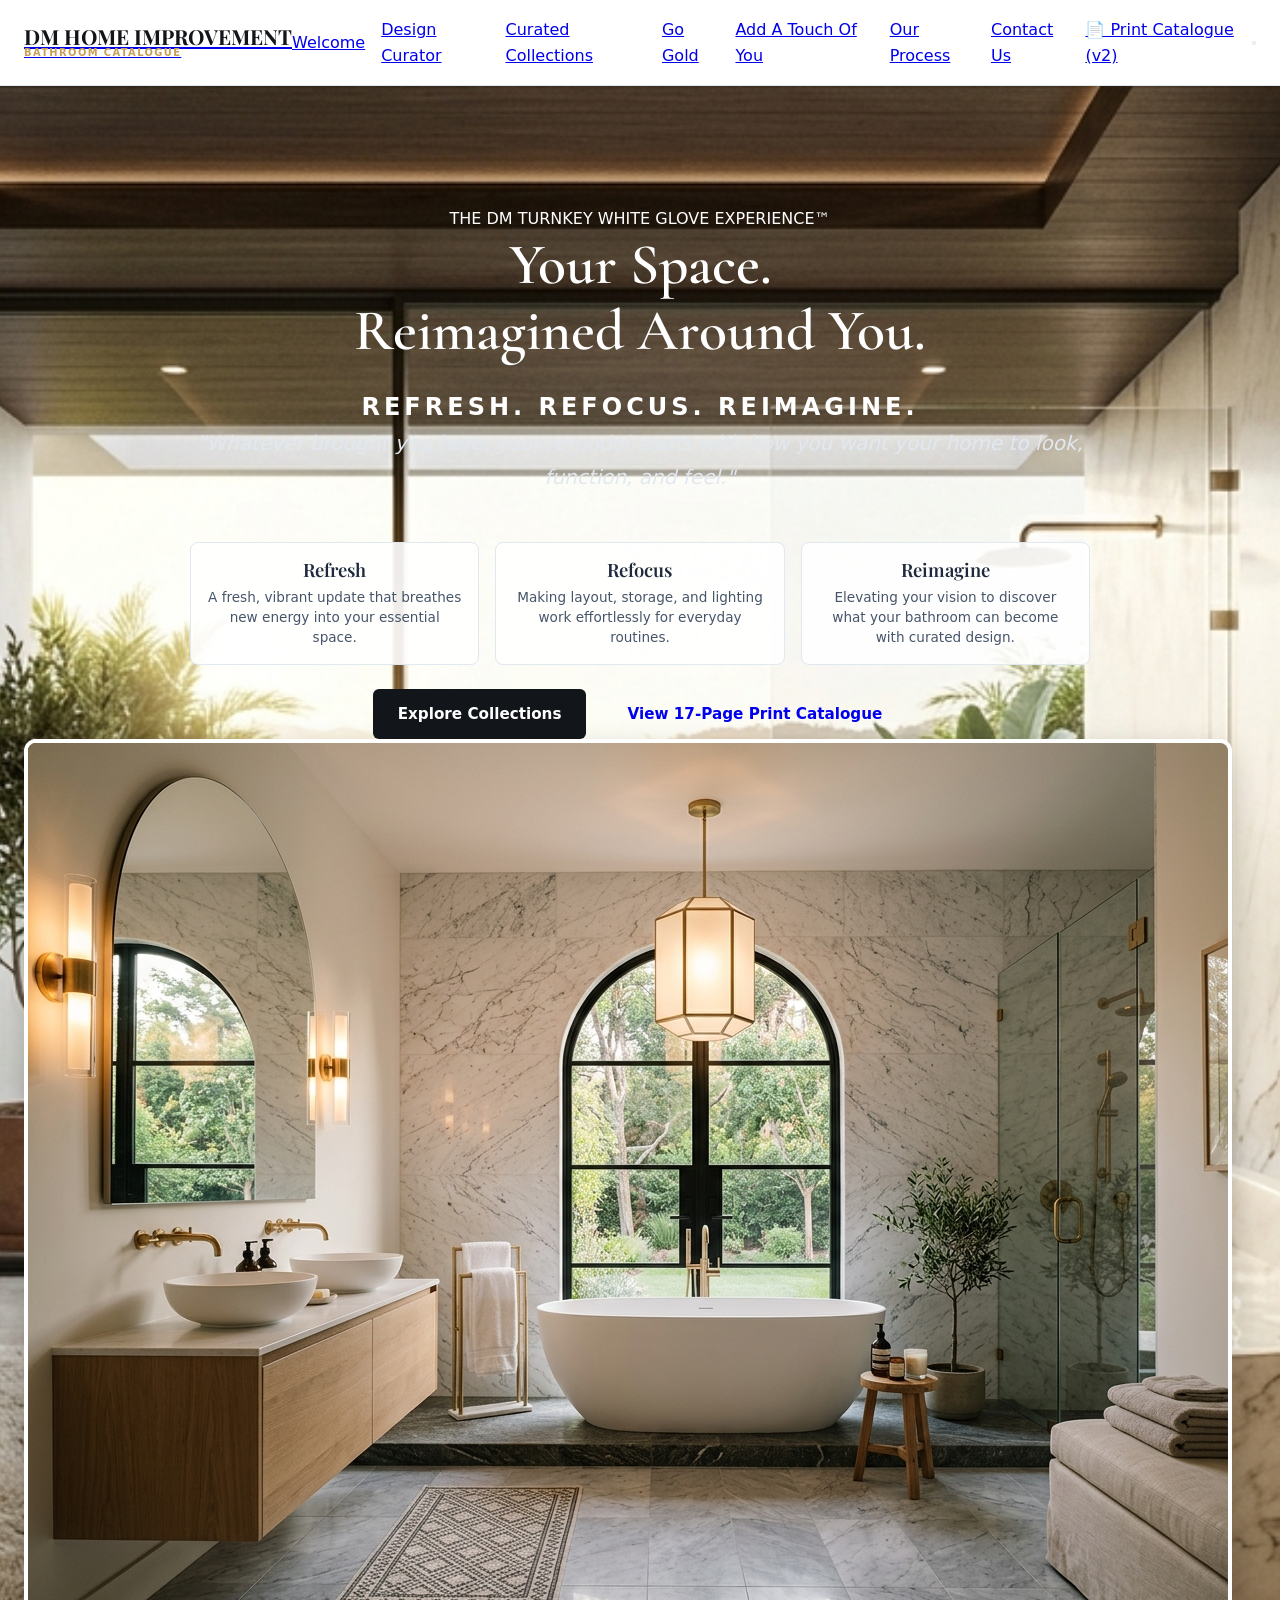
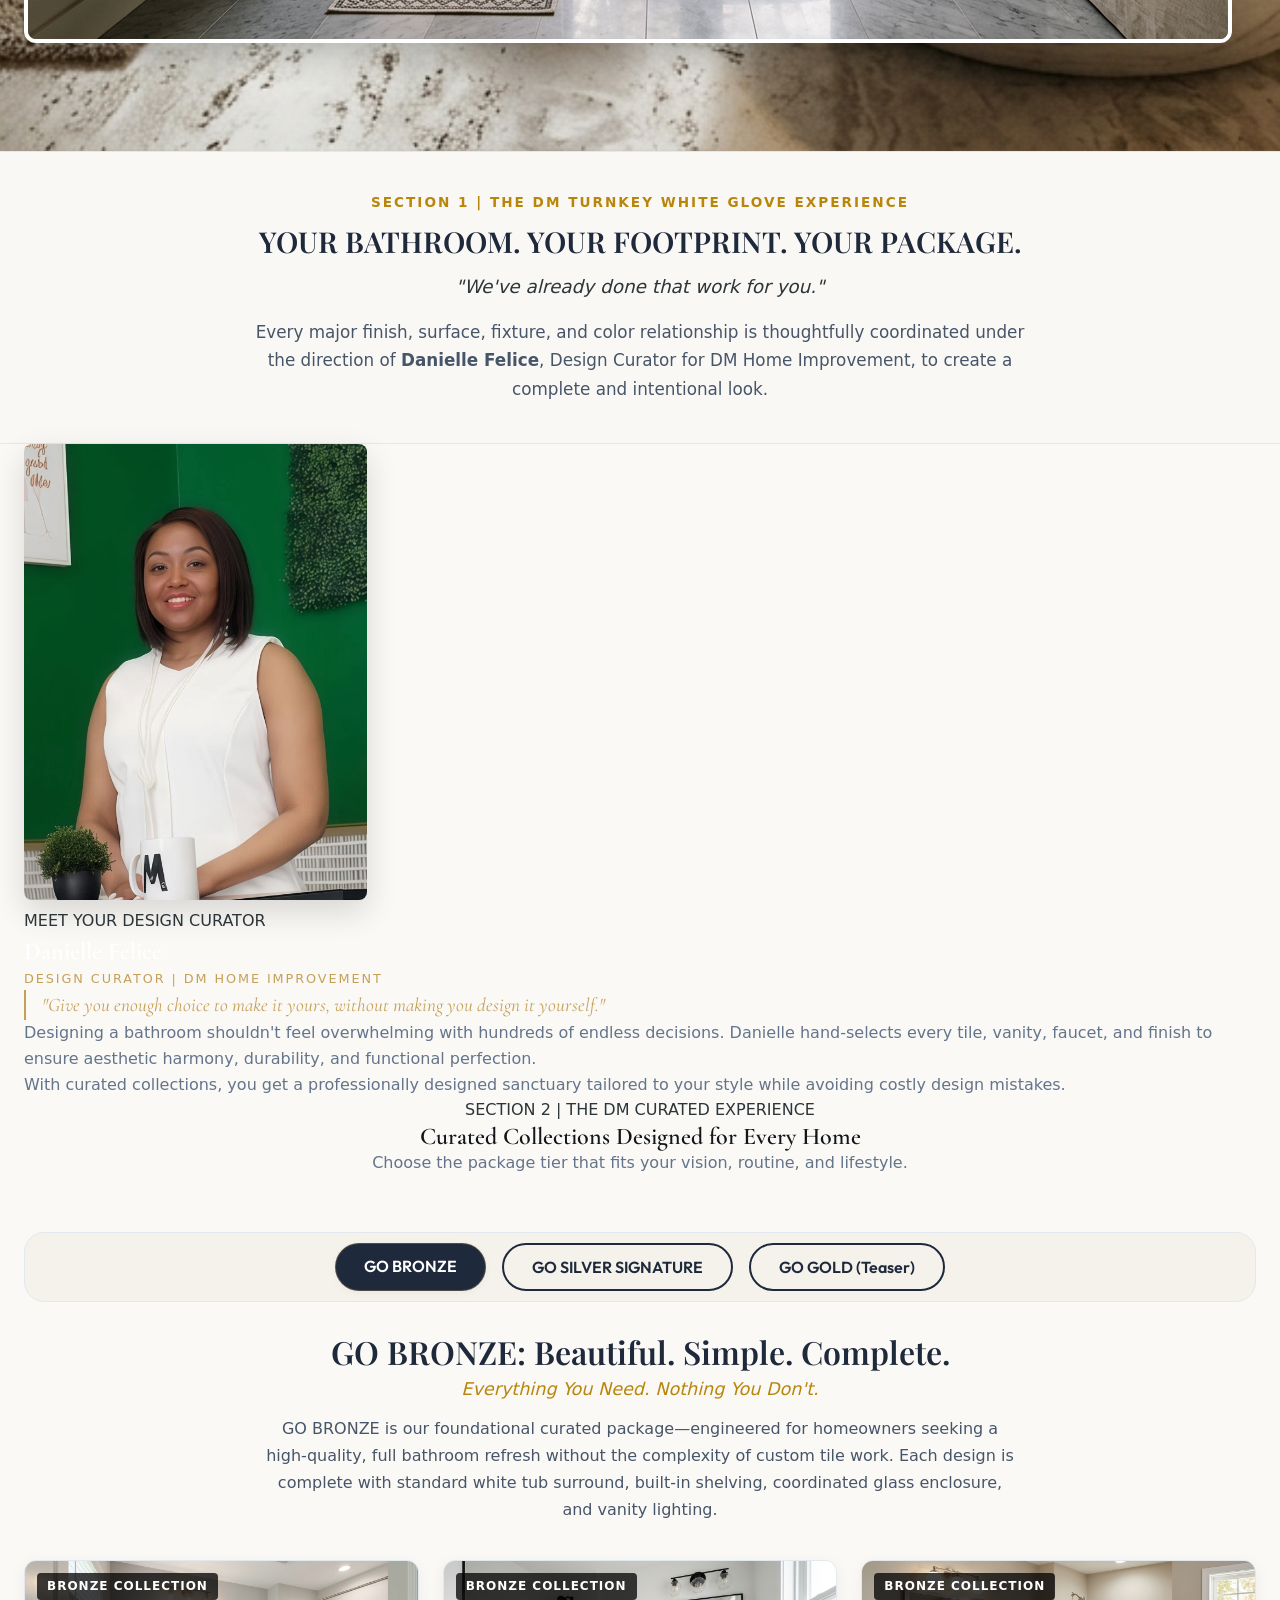
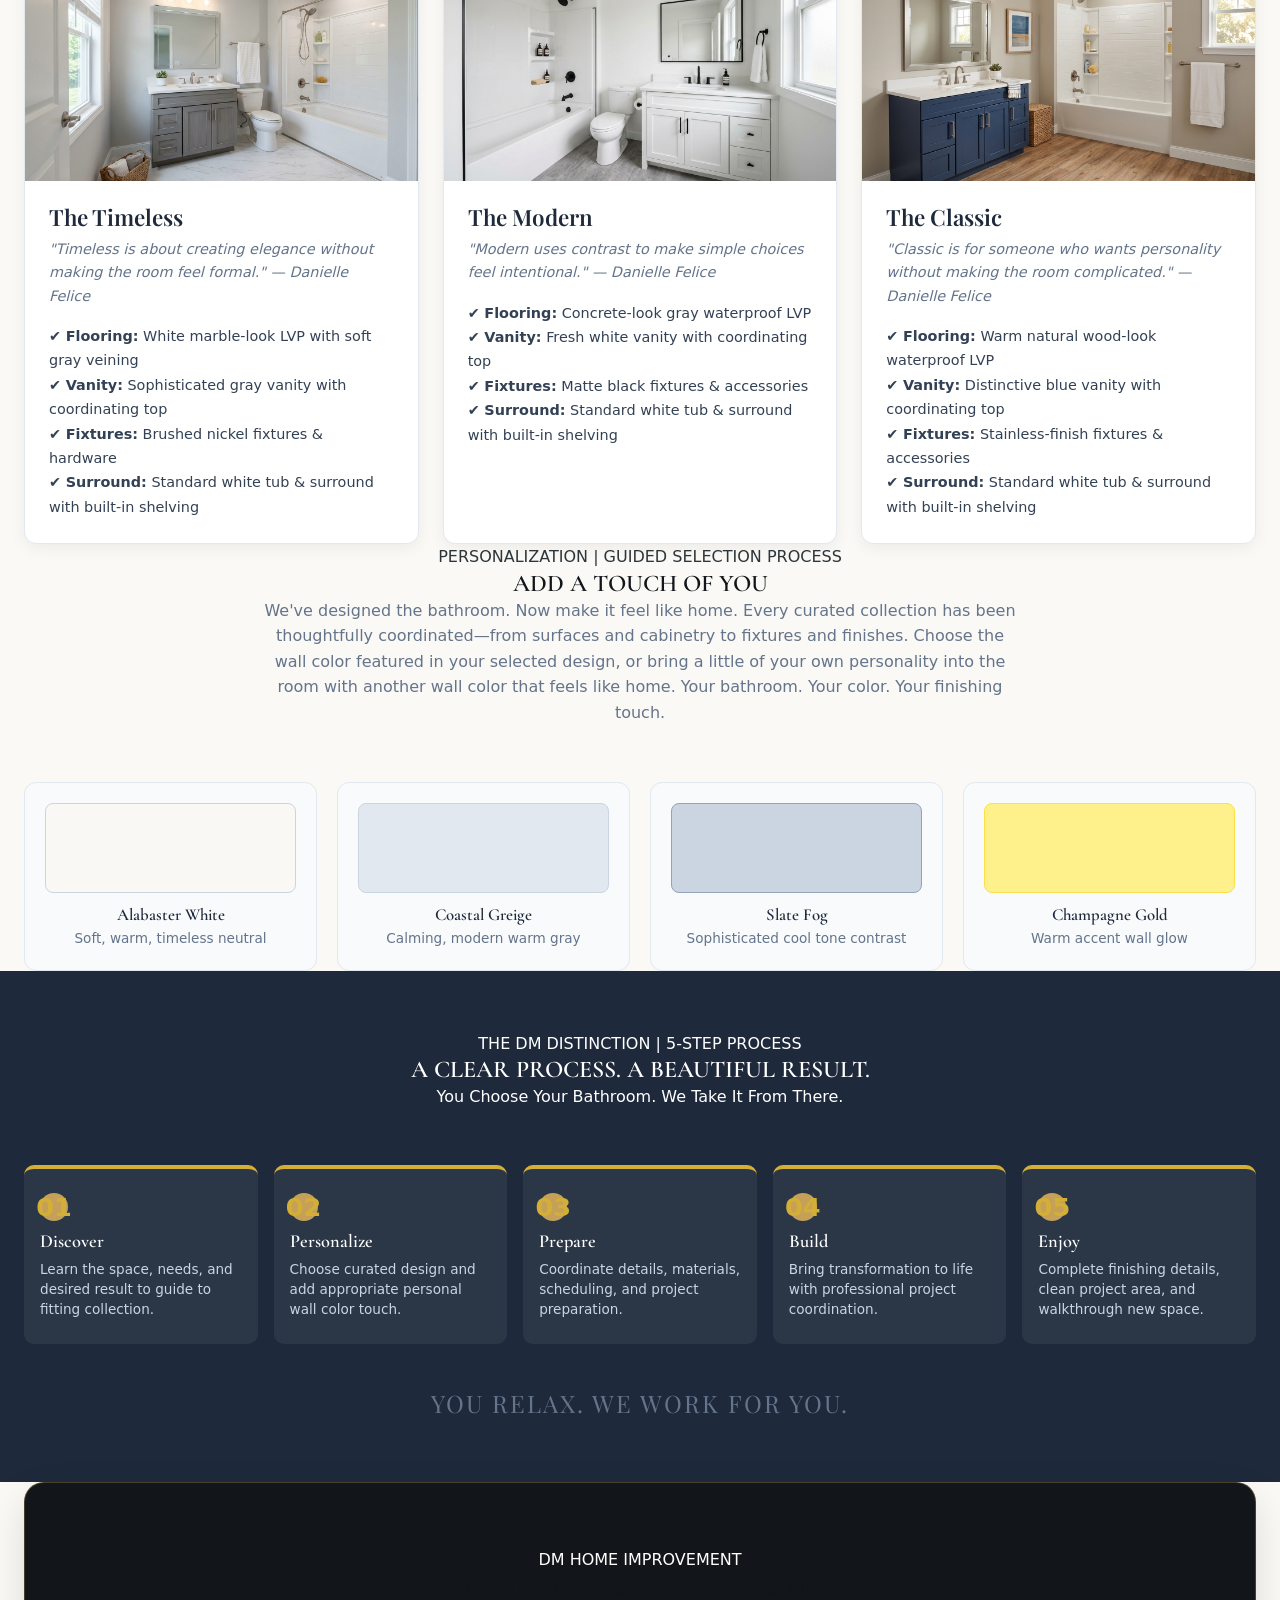
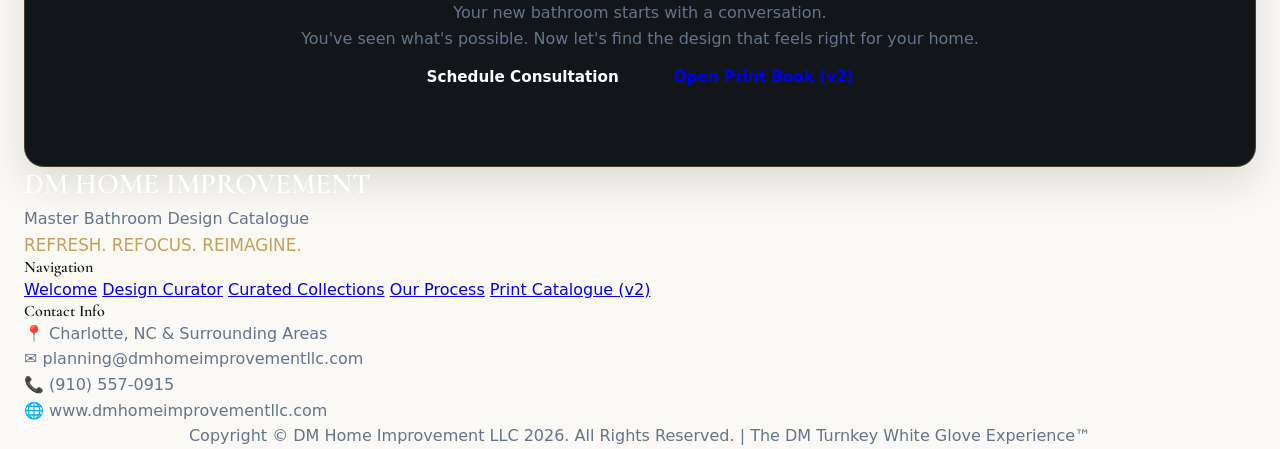
<file: index.html>
<!DOCTYPE html>
<html lang="en">
<head>
    <meta charset="UTF-8">
    <meta name="viewport" content="width=device-width, initial-scale=1.0">
    <title>DM Home Improvement | Master Bathroom Design Catalogue</title>
    
    <!-- Google Fonts -->
    <link rel="preconnect" href="https://fonts.googleapis.com">
    <link rel="preconnect" href="https://fonts.gstatic.com" crossorigin>
    <link href="https://fonts.googleapis.com/css2?family=Cormorant+Garamond:ital,wght@0,400;0,600;0,700;1,400&family=Outfit:wght@300;400;500;600;700&family=Playfair+Display:ital,wght@0,400;0,600;0,700;1,400&display=swap" rel="stylesheet">
    
    <link rel="stylesheet" href="styles.css">
</head>
<body>

    <!-- NAVIGATION HEADER -->
    <header class="navbar">
        <div class="nav-container">
            <a href="#welcome" class="nav-logo">
                <span class="logo-main">DM HOME IMPROVEMENT</span>
                <span class="logo-sub">Bathroom Catalogue</span>
            </a>
            
            <nav class="nav-links">
                <a href="#welcome">Welcome</a>
                <a href="#curator">Design Curator</a>
                <a href="#collections">Curated Collections</a>
                <a href="#gold-teaser">Go Gold</a>
                <a href="#personalization">Add A Touch Of You</a>
                <a href="#process">Our Process</a>
                <a href="#contact">Contact Us</a>
                <a href="print_v2.html" target="_blank" class="nav-btn-print">📄 Print Catalogue (v2)</a>
            </nav>

            <button class="mobile-menu-btn" aria-label="Toggle Menu">
                <span></span>
                <span></span>
                <span></span>
            </button>
        </div>
    </header>

    <!-- MAIN CONTENT -->
    <main>

        <!-- WELCOME HERO SECTION -->
        <section id="welcome" class="hero-section" style="background: url('assets/images/v3_page_1_img_2.jpeg') center/cover no-repeat; position: relative;">
            <div class="hero-bg-overlay" style="background: linear-gradient(135deg, rgba(15,23,42,0.88) 0%, rgba(30,41,59,0.78) 100%);"></div>
            <div class="container hero-container" style="position: relative; z-index: 2;">
                <div class="hero-content">
                    <div class="brand-tag">THE DM TURNKEY WHITE GLOVE EXPERIENCE™</div>
                    <h1 class="hero-title" style="color: #FFF;">Your Space.<br><span class="highlight-gold">Reimagined Around You.</span></h1>
                    <p class="hero-tagline" style="color: var(--gold); font-size: 1.5rem; letter-spacing: 4px; font-weight: 700;">REFRESH. REFOCUS. REIMAGINE.</p>
                    <p class="hero-subtitle" style="color: #E2E8F0; font-style: italic;">
                        "Whatever brought you here, your remodel starts with how you want your home to look, function, and feel."
                    </p>
                    
                    <div class="hero-pillars">
                        <div class="pillar-card">
                            <h3>Refresh</h3>
                            <p>A fresh, vibrant update that breathes new energy into your essential space.</p>
                        </div>
                        <div class="pillar-card">
                            <h3>Refocus</h3>
                            <p>Making layout, storage, and lighting work effortlessly for everyday routines.</p>
                        </div>
                        <div class="pillar-card">
                            <h3>Reimagine</h3>
                            <p>Elevating your vision to discover what your bathroom can become with curated design.</p>
                        </div>
                    </div>

                    <div class="hero-actions">
                        <a href="#collections" class="btn btn-primary">Explore Collections</a>
                        <a href="print_v2.html" target="_blank" class="btn btn-secondary">View 17-Page Print Catalogue</a>
                    </div>
                </div>
                
                <div class="hero-image-wrapper">
                    <img src="assets/images/page2_bathroom.jpg" alt="DM Home Improvement Bathroom Sanctuary" class="hero-img" style="border-radius: 12px; border: 4px solid #FFF; box-shadow: 0 12px 32px rgba(0,0,0,0.2);">
                </div>
            </div>
        </section>

        <!-- WHITE GLOVE CALLOUT -->
        <section class="white-glove-callout-section">
            <div class="container">
                <div class="white-glove-box text-center">
                    <div class="wg-badge">SECTION 1 | THE DM TURNKEY WHITE GLOVE EXPERIENCE</div>
                    <h2>YOUR BATHROOM. YOUR FOOTPRINT. YOUR PACKAGE.</h2>
                    <p class="wg-desc" style="font-size: 1.15rem; color: var(--gold-dark); font-style: italic; margin-bottom: 16px;">
                        "We've already done that work for you."
                    </p>
                    <p class="wg-desc">
                        Every major finish, surface, fixture, and color relationship is thoughtfully coordinated under the direction of <strong>Danielle Felice</strong>, Design Curator for DM Home Improvement, to create a complete and intentional look.
                    </p>
                </div>
            </div>
        </section>

        <!-- MEET YOUR DESIGN CURATOR -->
        <section id="curator" class="curator-section">
            <div class="container curator-container">
                <div class="curator-image-col">
                    <img src="assets/images/v3_page_5_img_1.png" alt="Danielle Felice - Design Curator" class="curator-portrait" style="max-height: 480px; width: auto; max-width: 100%; object-fit: contain; border-radius: 8px; border: 1.5px solid var(--gold); box-shadow: 0 12px 32px rgba(0,0,0,0.14);">
                </div>
                
                <div class="curator-text-col">
                    <div class="section-tag">MEET YOUR DESIGN CURATOR</div>
                    <h2 class="curator-name">Danielle Felice</h2>
                    <p class="curator-role">Design Curator | DM Home Improvement</p>

                    <blockquote class="curator-quote">
                        "Give you enough choice to make it yours, without making you design it yourself."
                    </blockquote>

                    <p class="curator-bio">
                        Designing a bathroom shouldn't feel overwhelming with hundreds of endless decisions. Danielle hand-selects every tile, vanity, faucet, and finish to ensure aesthetic harmony, durability, and functional perfection.
                    </p>
                    <p class="curator-bio">
                        With curated collections, you get a professionally designed sanctuary tailored to your style while avoiding costly design mistakes.
                    </p>
                </div>
            </div>
        </section>

        <!-- CURATED COLLECTIONS SECTION -->
        <section id="collections" class="collections-section">
            <div class="container">
                <div class="section-header text-center">
                    <div class="section-tag">SECTION 2 | THE DM CURATED EXPERIENCE</div>
                    <h2>Curated Collections Designed for Every Home</h2>
                    <p class="section-lead">Choose the package tier that fits your vision, routine, and lifestyle.</p>
                </div>

                <!-- TIER TABS -->
                <div class="tier-tabs">
                    <button class="tier-tab active" data-tier="bronze">GO BRONZE</button>
                    <button class="tier-tab" data-tier="silver">GO SILVER SIGNATURE</button>
                    <button class="tier-tab" data-tier="gold">GO GOLD (Teaser)</button>
                </div>

                <!-- TIER CONTENT: BRONZE -->
                <div id="tier-bronze" class="tier-content active">
                    <div class="tier-intro text-center">
                        <h3>GO BRONZE: Beautiful. Simple. Complete.</h3>
                        <p class="tier-subtitle">Everything You Need. Nothing You Don't.</p>
                        <p class="tier-desc">
                            GO BRONZE is our foundational curated package—engineered for homeowners seeking a high-quality, full bathroom refresh without the complexity of custom tile work. Each design is complete with standard white tub surround, built-in shelving, coordinated glass enclosure, and vanity lighting.
                        </p>
                    </div>

                    <div class="collection-cards-grid">
                        <!-- TIMELESS BRONZE -->
                        <div class="collection-card">
                            <div class="card-img-wrap">
                                <img src="assets/images/v3_page_7_img_1.jpeg" alt="The Timeless Bronze Rendering">
                                <span class="card-badge">BRONZE COLLECTION</span>
                            </div>
                            <div class="card-body">
                                <h3>The Timeless</h3>
                                <p class="card-curator-note">"Timeless is about creating elegance without making the room feel formal." — Danielle Felice</p>
                                <ul class="card-specs">
                                    <li>✔️ <strong>Flooring:</strong> White marble-look LVP with soft gray veining</li>
                                    <li>✔️ <strong>Vanity:</strong> Sophisticated gray vanity with coordinating top</li>
                                    <li>✔️ <strong>Fixtures:</strong> Brushed nickel fixtures & hardware</li>
                                    <li>✔️ <strong>Surround:</strong> Standard white tub & surround with built-in shelving</li>
                                </ul>
                            </div>
                        </div>

                        <!-- MODERN BRONZE -->
                        <div class="collection-card">
                            <div class="card-img-wrap">
                                <img src="assets/images/v3_page_8_img_1.jpeg" alt="The Modern Bronze Rendering">
                                <span class="card-badge">BRONZE COLLECTION</span>
                            </div>
                            <div class="card-body">
                                <h3>The Modern</h3>
                                <p class="card-curator-note">"Modern uses contrast to make simple choices feel intentional." — Danielle Felice</p>
                                <ul class="card-specs">
                                    <li>✔️ <strong>Flooring:</strong> Concrete-look gray waterproof LVP</li>
                                    <li>✔️ <strong>Vanity:</strong> Fresh white vanity with coordinating top</li>
                                    <li>✔️ <strong>Fixtures:</strong> Matte black fixtures & accessories</li>
                                    <li>✔️ <strong>Surround:</strong> Standard white tub & surround with built-in shelving</li>
                                </ul>
                            </div>
                        </div>

                        <!-- CLASSIC BRONZE -->
                        <div class="collection-card">
                            <div class="card-img-wrap">
                                <img src="assets/images/v3_page_9_img_1.jpeg" alt="The Classic Bronze Rendering">
                                <span class="card-badge">BRONZE COLLECTION</span>
                            </div>
                            <div class="card-body">
                                <h3>The Classic</h3>
                                <p class="card-curator-note">"Classic is for someone who wants personality without making the room complicated." — Danielle Felice</p>
                                <ul class="card-specs">
                                    <li>✔️ <strong>Flooring:</strong> Warm natural wood-look waterproof LVP</li>
                                    <li>✔️ <strong>Vanity:</strong> Distinctive blue vanity with coordinating top</li>
                                    <li>✔️ <strong>Fixtures:</strong> Stainless-finish fixtures & accessories</li>
                                    <li>✔️ <strong>Surround:</strong> Standard white tub & surround with built-in shelving</li>
                                </ul>
                            </div>
                        </div>
                    </div>
                </div>

                <!-- TIER CONTENT: SILVER SIGNATURE -->
                <div id="tier-silver" class="tier-content">
                    <div class="tier-intro text-center">
                        <h3>GO SILVER SIGNATURE: More Than an Update. A Reward.</h3>
                        <p class="tier-subtitle">Refined. Refreshing. Rewarding.</p>
                        <p class="tier-desc">
                            GO SILVER SIGNATURE elevates your space into a spa-like retreat. Featuring full-height custom 12x24 tile shower walls, matching tile flooring, furniture-grade vanity cabinetry, and frameless glass doors.
                        </p>
                    </div>

                    <div class="collection-cards-grid">
                        <!-- TIMELESS SILVER -->
                        <div class="collection-card featured-card">
                            <div class="card-img-wrap">
                                <img src="assets/images/v3_page_11_img_1.jpeg" alt="The Timeless Signature Rendering">
                                <span class="card-badge gold-badge">LOCKED FEATURED DESIGN</span>
                            </div>
                            <div class="card-body">
                                <h3>The Timeless Signature</h3>
                                <p class="card-curator-note">"Timeless Signature is about balance. Polished marble catches the light, matte surfaces keep the room grounded." — Danielle Felice</p>
                                <ul class="card-specs">
                                    <li>✔️ <strong>Shower Walls:</strong> Polished white marble-look 12x24 tile to ceiling</li>
                                    <li>✔️ <strong>Flooring:</strong> Matching 12x24 matte marble-look floor tile</li>
                                    <li>✔️ <strong>Vanity:</strong> Muse Grey furniture-style vanity with upgraded top</li>
                                    <li>✔️ <strong>Fixtures & Glass:</strong> Brushed nickel & clear frameless glass door</li>
                                </ul>
                            </div>
                        </div>

                        <!-- MODERN SILVER (TBD) -->
                        <div class="collection-card reserved-card">
                            <div class="reserved-img-placeholder">
                                <span>RESERVED SPOTLIGHT</span>
                            </div>
                            <div class="card-body">
                                <h3>The Modern Signature</h3>
                                <p class="card-curator-note" style="color:var(--gold-dark); font-weight:700;">SPECIFICATIONS TBD</p>
                                <p style="font-size:0.9rem; color:#64748B; line-height:1.5;">
                                    Currently in final material coordination under Danielle Felice's direction. Design specifications will be published once built.
                                </p>
                            </div>
                        </div>

                        <!-- CLASSIC SILVER (TBD) -->
                        <div class="collection-card reserved-card">
                            <div class="reserved-img-placeholder">
                                <span>RESERVED SPOTLIGHT</span>
                            </div>
                            <div class="card-body">
                                <h3>The Classic Signature</h3>
                                <p class="card-curator-note" style="color:var(--gold-dark); font-weight:700;">SPECIFICATIONS TBD</p>
                                <p style="font-size:0.9rem; color:#64748B; line-height:1.5;">
                                    Currently in final material coordination under Danielle Felice's direction. Design specifications will be published once built.
                                </p>
                            </div>
                        </div>
                    </div>
                </div>

                <!-- TIER CONTENT: GOLD TEASER -->
                <div id="tier-gold" class="tier-content">
                    <div id="gold-teaser" class="gold-under-construction-card">
                        <div class="guc-icon">🏆</div>
                        <h3>GO GOLD: We're Reimagining What's Possible.</h3>
                        <p class="guc-badge">UNDER CONSTRUCTION — COMING SOON</p>
                        <p class="guc-desc">
                            Our flagship Gold Collection is being redesigned from a clean slate to deliver an extraordinary, uncompromised bathroom experience. Stay tuned as we reimagine luxury living.
                        </p>
                    </div>
                </div>
            </div>
        </section>

        <!-- PERSONALIZATION SECTION -->
        <section id="personalization" class="personalization-section">
            <div class="container">
                <div class="section-header text-center">
                    <div class="section-tag">PERSONALIZATION | GUIDED SELECTION PROCESS</div>
                    <h2>ADD A TOUCH OF YOU</h2>
                    <p class="section-lead" style="max-width: 800px; margin: 0 auto;">
                        We've designed the bathroom. Now make it feel like home. Every curated collection has been thoughtfully coordinated—from surfaces and cabinetry to fixtures and finishes. Choose the wall color featured in your selected design, or bring a little of your own personality into the room with another wall color that feels like home. Your bathroom. Your color. Your finishing touch.
                    </p>
                </div>

                <div class="swatches-grid">
                    <div class="swatch-card">
                        <div class="swatch-color" style="background:#FAF8F5; border:1px solid #CBD5E1;"></div>
                        <h4>Alabaster White</h4>
                        <p>Soft, warm, timeless neutral</p>
                    </div>
                    <div class="swatch-card">
                        <div class="swatch-color" style="background:#E2E8F0; border:1px solid #CBD5E1;"></div>
                        <h4>Coastal Greige</h4>
                        <p>Calming, modern warm gray</p>
                    </div>
                    <div class="swatch-card">
                        <div class="swatch-color" style="background:#CBD5E1; border:1px solid #94A3B8;"></div>
                        <h4>Slate Fog</h4>
                        <p>Sophisticated cool tone contrast</p>
                    </div>
                    <div class="swatch-card">
                        <div class="swatch-color" style="background:#FEF08A; border:1px solid #FDE047;"></div>
                        <h4>Champagne Gold</h4>
                        <p>Warm accent wall glow</p>
                    </div>
                </div>
            </div>
        </section>

        <!-- 5-STEP PROCESS SECTION -->
        <section id="process" class="process-section">
            <div class="container">
                <div class="section-header text-center">
                    <div class="section-tag" style="color:var(--gold);">THE DM DISTINCTION | 5-STEP PROCESS</div>
                    <h2 style="color:#FFF;">A CLEAR PROCESS. A BEAUTIFUL RESULT.</h2>
                    <p class="section-lead" style="color:var(--gold);">You Choose Your Bathroom. We Take It From There.</p>
                </div>

                <div class="process-steps-grid">
                    <div class="process-step">
                        <div class="step-num">01</div>
                        <h3>Discover</h3>
                        <p>Learn the space, needs, and desired result to guide to fitting collection.</p>
                    </div>

                    <div class="process-step">
                        <div class="step-num">02</div>
                        <h3>Personalize</h3>
                        <p>Choose curated design and add appropriate personal wall color touch.</p>
                    </div>

                    <div class="process-step">
                        <div class="step-num">03</div>
                        <h3>Prepare</h3>
                        <p>Coordinate details, materials, scheduling, and project preparation.</p>
                    </div>

                    <div class="process-step">
                        <div class="step-num">04</div>
                        <h3>Build</h3>
                        <p>Bring transformation to life with professional project coordination.</p>
                    </div>

                    <div class="process-step">
                        <div class="step-num">05</div>
                        <h3>Enjoy</h3>
                        <p>Complete finishing details, clean project area, and walkthrough new space.</p>
                    </div>
                </div>

                <div class="process-tagline">
                    <p>YOU RELAX. WE WORK FOR YOU.</p>
                </div>
            </div>
        </section>

        <!-- CONTACT & FOOTER SECTION -->
        <section id="contact" class="contact-section">
            <div class="container">
                <div class="contact-card text-center">
                    <div class="section-tag">DM HOME IMPROVEMENT</div>
                    <h2 class="brand-closing-heading">REFRESH. REFOCUS. REIMAGINE.</h2>
                    <p class="contact-subtitle">Your new bathroom starts with a conversation.</p>
                    <p class="contact-desc">You've seen what's possible. Now let's find the design that feels right for your home.</p>

                    <div class="contact-cta-wrap">
                        <a href="mailto:planning@dmhomeimprovementllc.com" class="btn btn-primary">Schedule Consultation</a>
                        <a href="print_v2.html" target="_blank" class="btn btn-secondary">Open Print Book (v2)</a>
                    </div>
                </div>
            </div>
        </section>

    </main>

    <!-- FOOTER -->
    <footer class="site-footer">
        <div class="container footer-container">
            <div class="footer-brand">
                <h3>DM HOME IMPROVEMENT</h3>
                <p>Master Bathroom Design Catalogue</p>
                <p class="footer-tagline">REFRESH. REFOCUS. REIMAGINE.</p>
            </div>
            
            <div class="footer-links">
                <h4>Navigation</h4>
                <a href="#welcome">Welcome</a>
                <a href="#curator">Design Curator</a>
                <a href="#collections">Curated Collections</a>
                <a href="#process">Our Process</a>
                <a href="print_v2.html" target="_blank">Print Catalogue (v2)</a>
            </div>

            <div class="footer-contact">
                <h4>Contact Info</h4>
                <p>📍 Charlotte, NC & Surrounding Areas</p>
                <p>✉️ planning@dmhomeimprovementllc.com
                <p>📞 (910) 557-0915</p>
                <p>🌐 www.dmhomeimprovementllc.com</p></p>
            </div>
        </div>
        
        <div class="footer-bottom text-center">
            <p>Copyright © DM Home Improvement LLC 2026. All Rights Reserved. | The DM Turnkey White Glove Experience™</p>
        </div>
    </footer>

    <script src="app.js"></script>
</body>
</html>
</file>
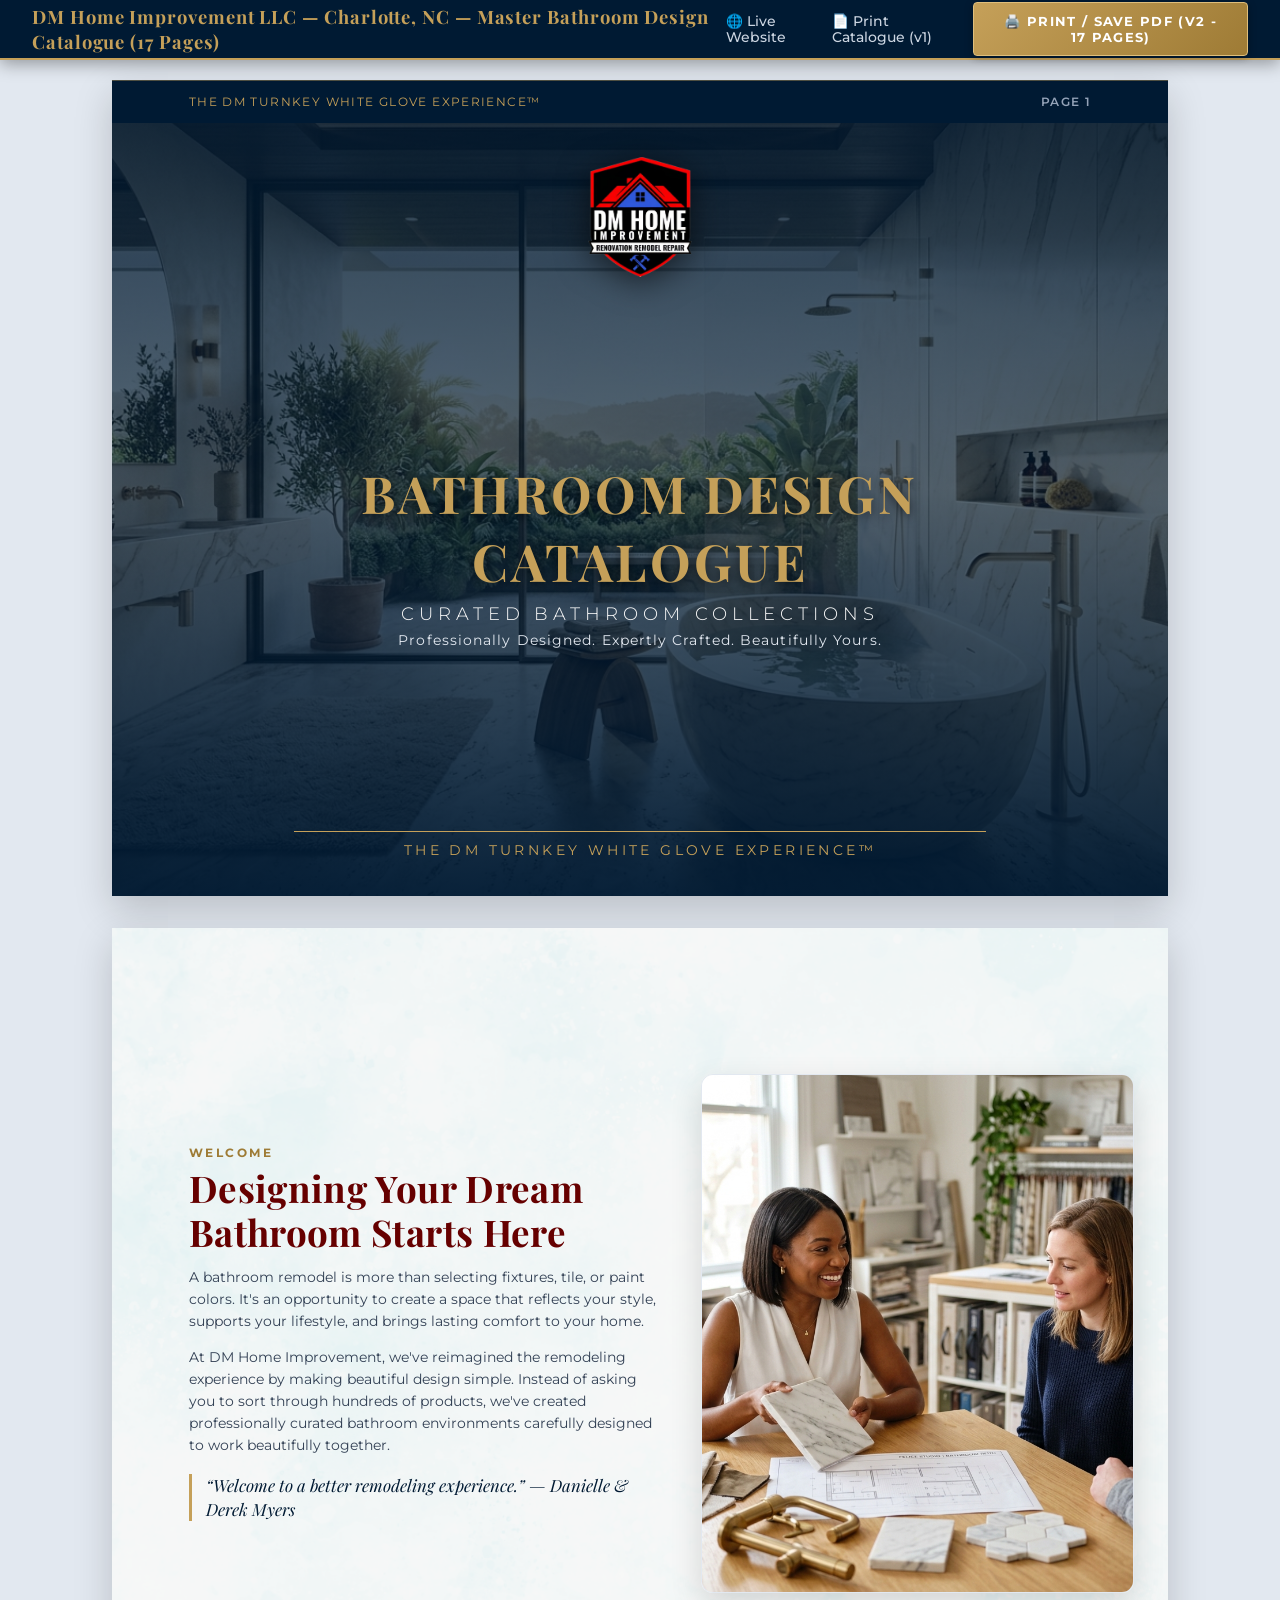
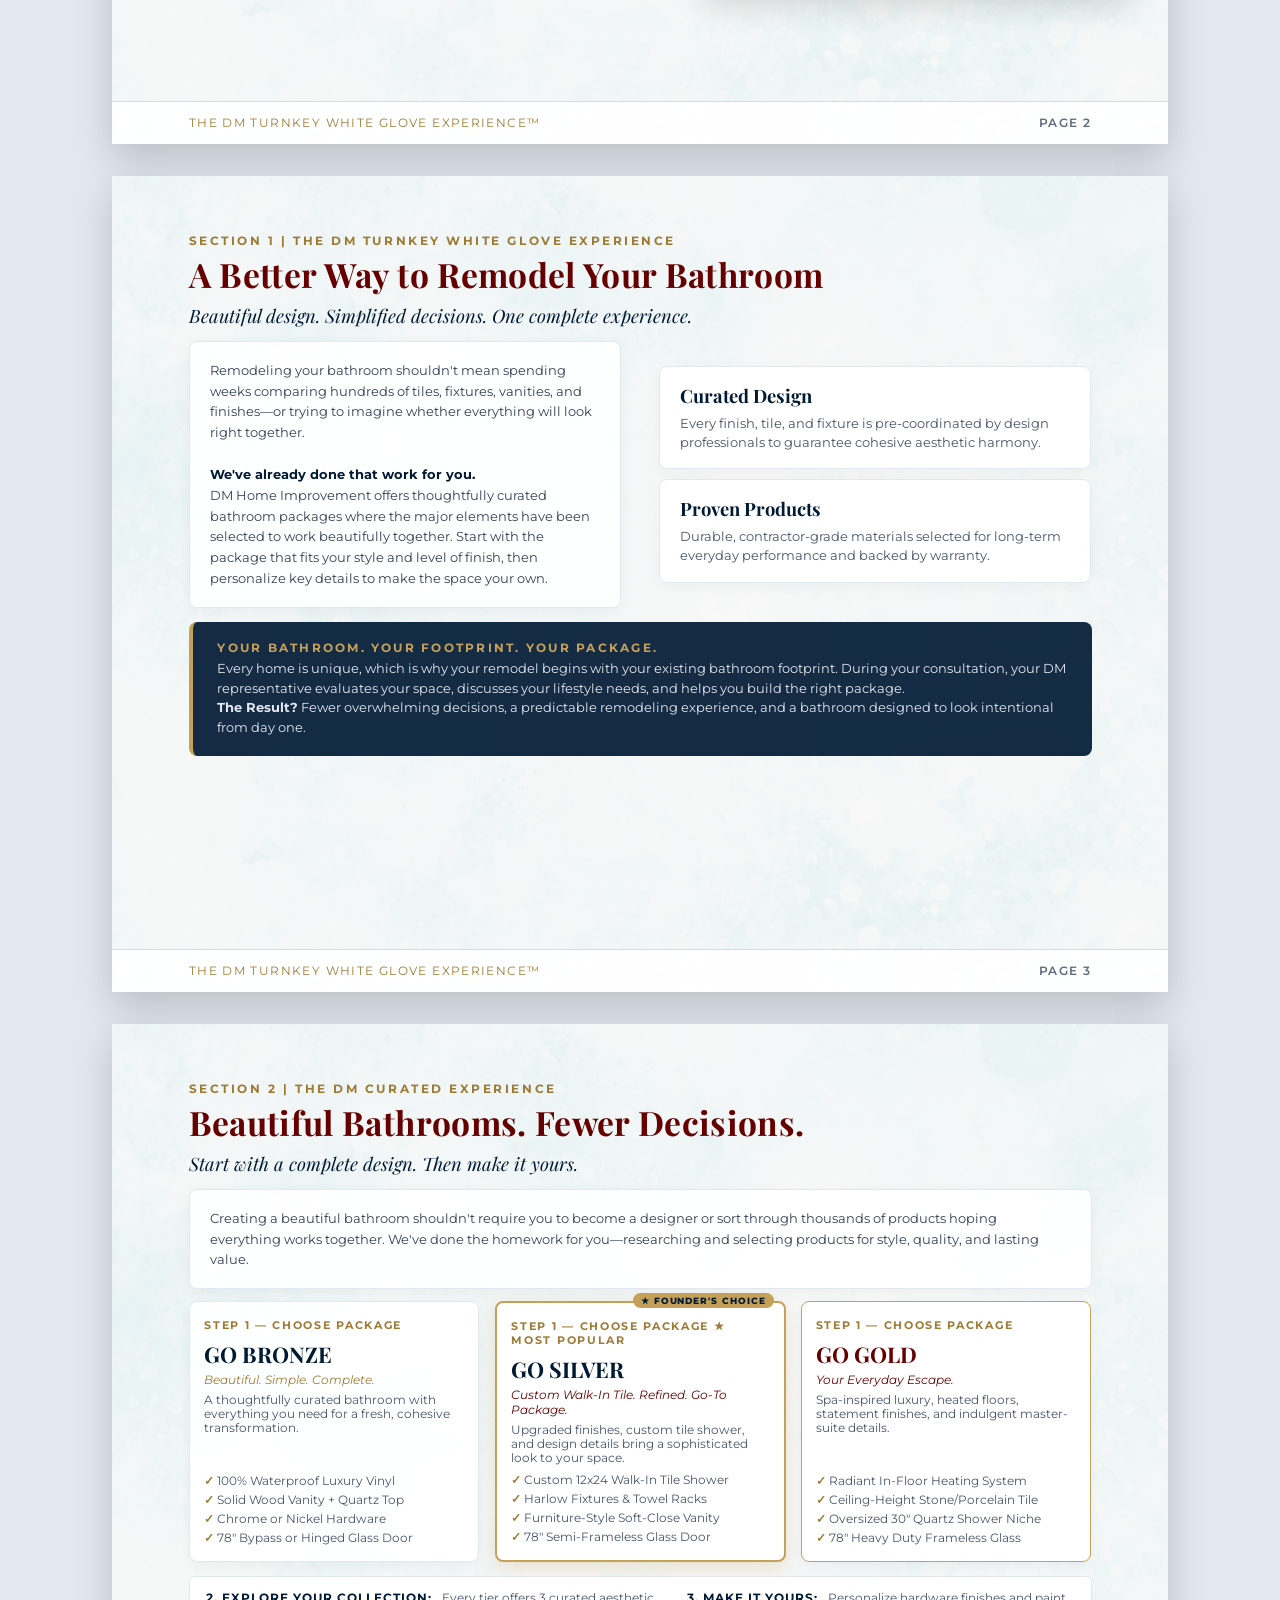
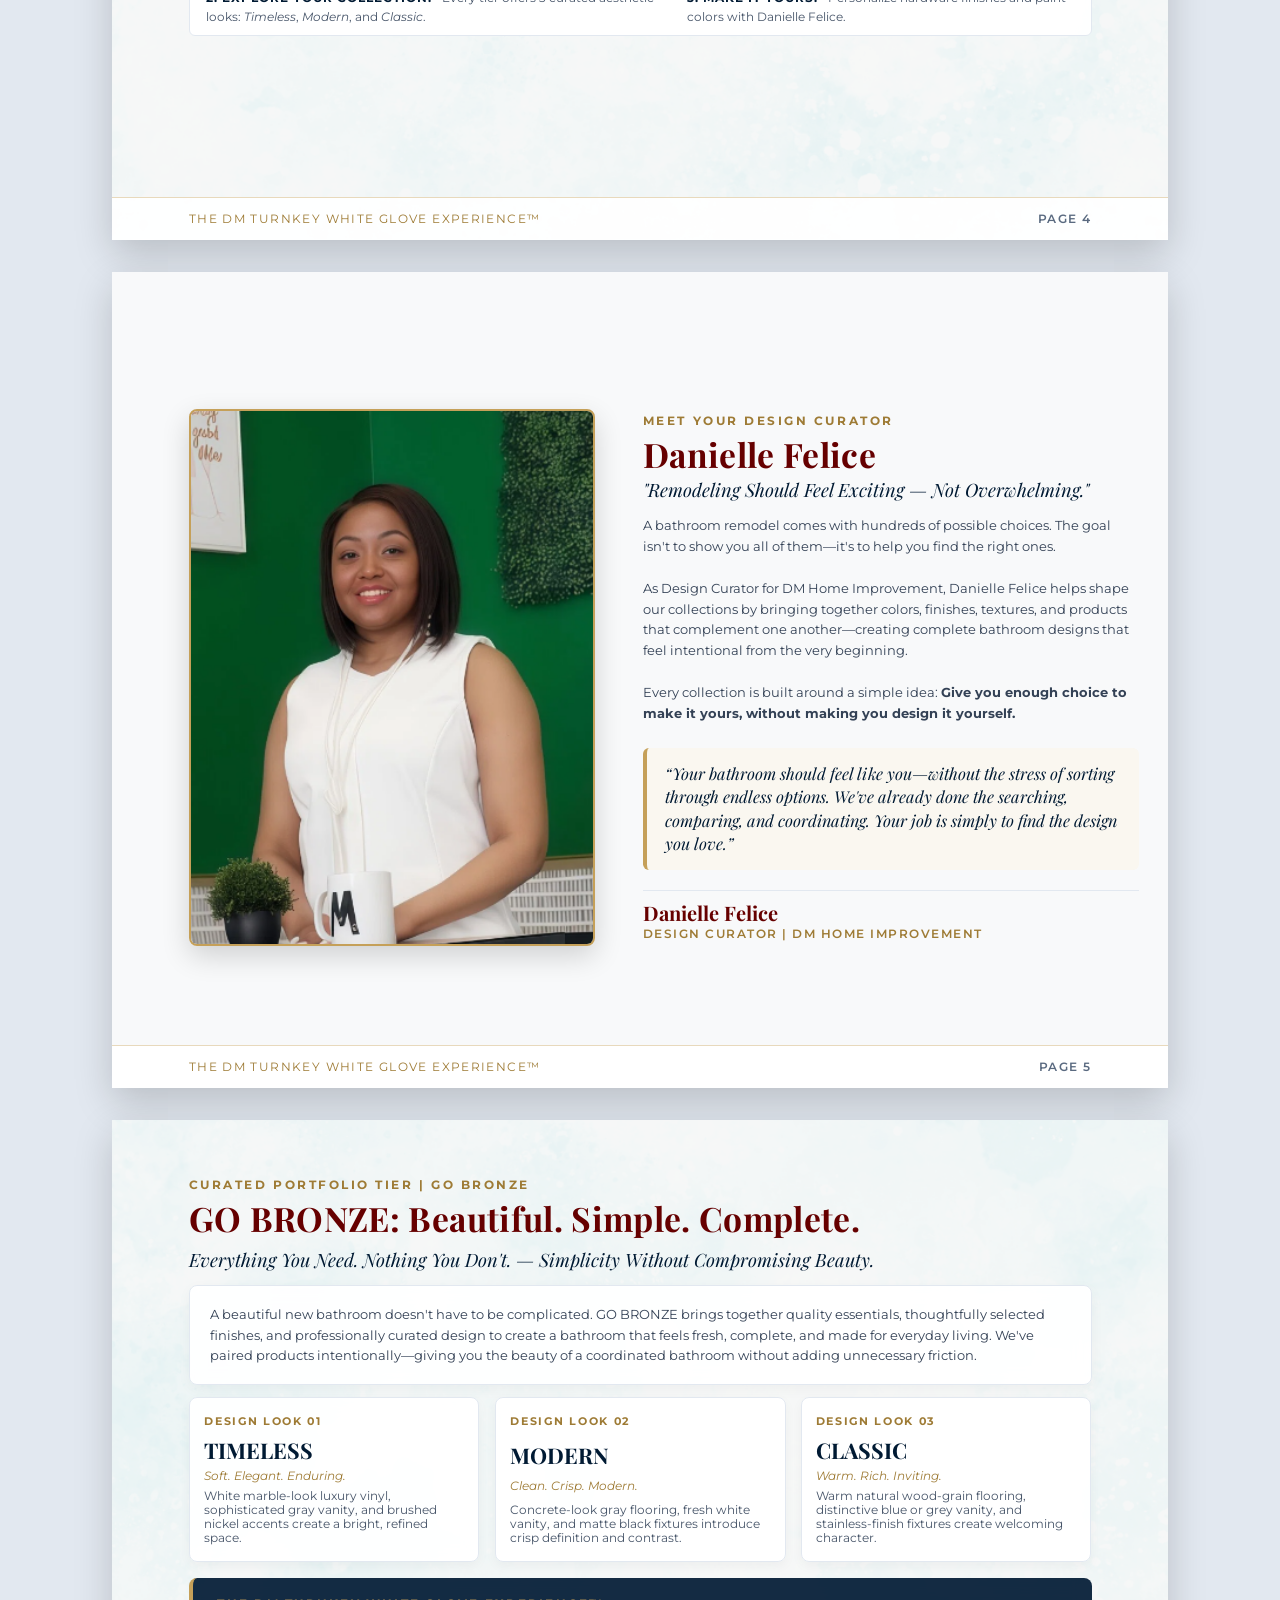
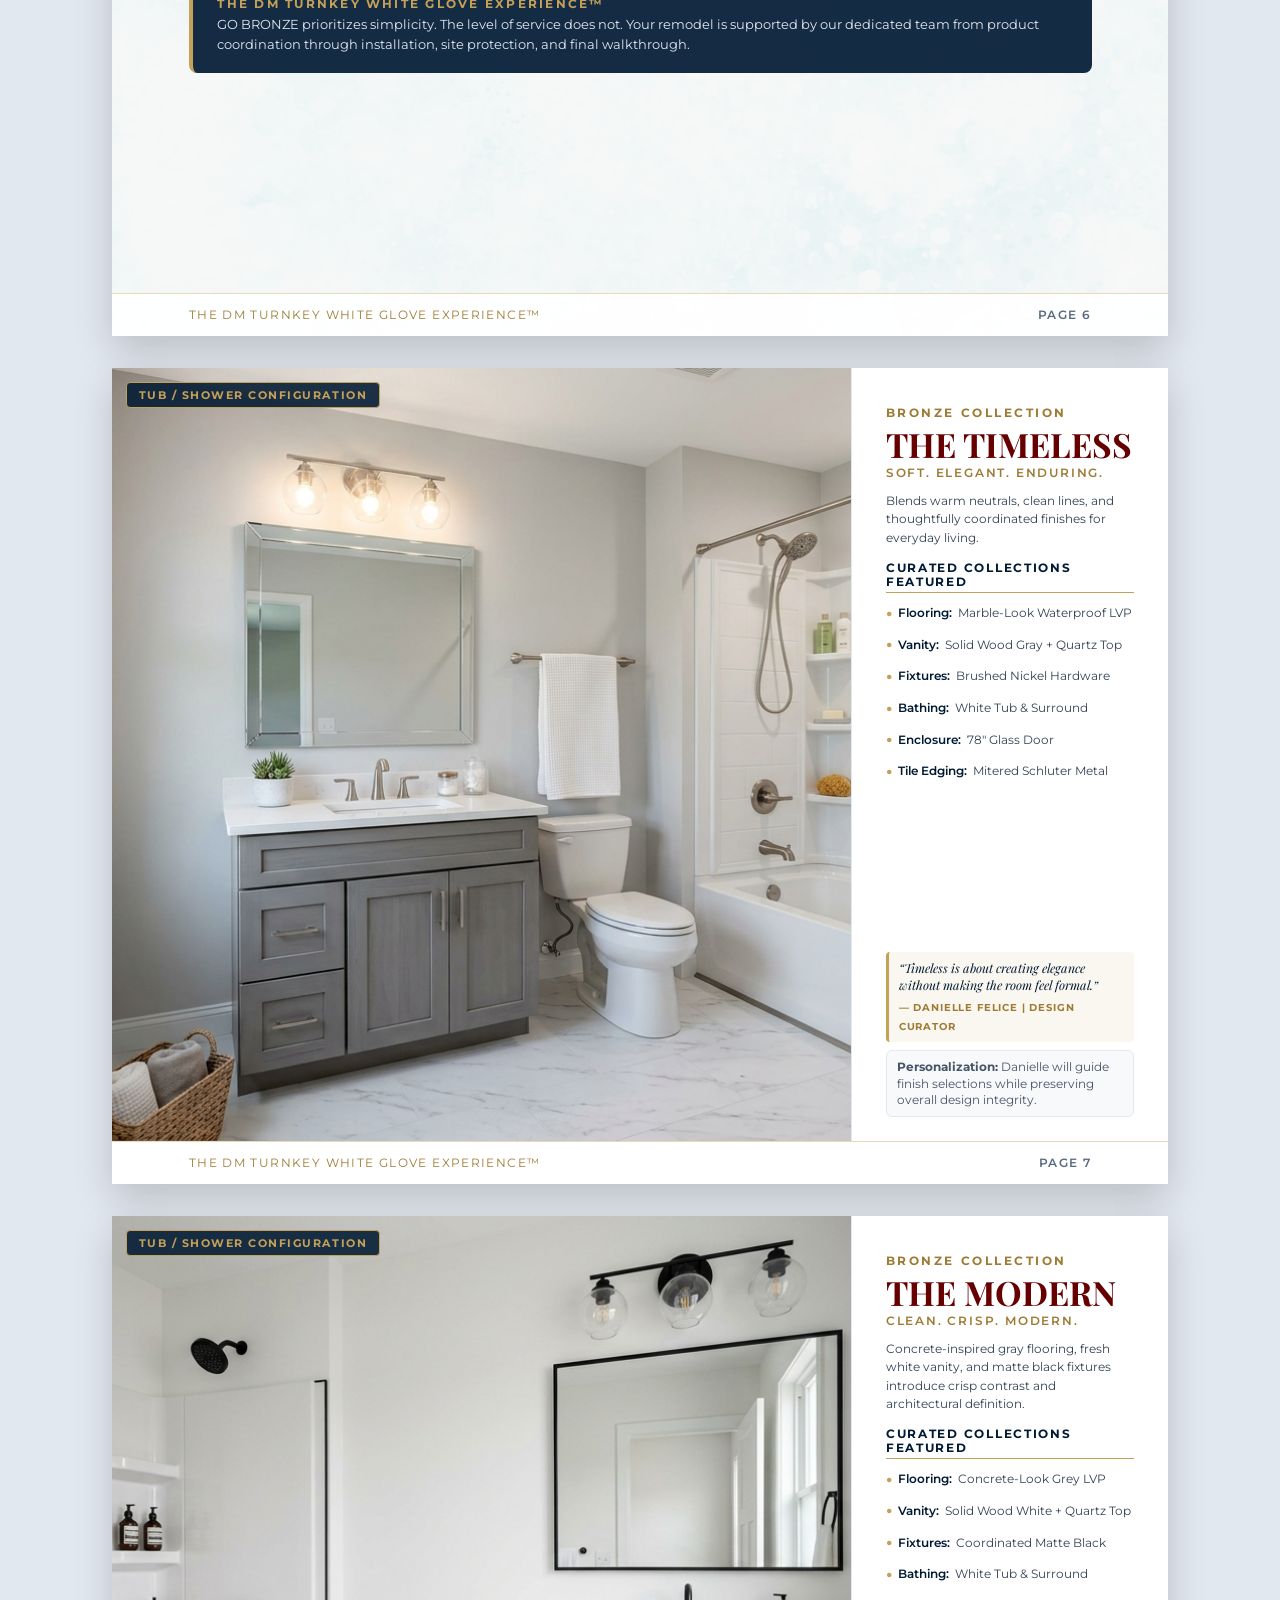
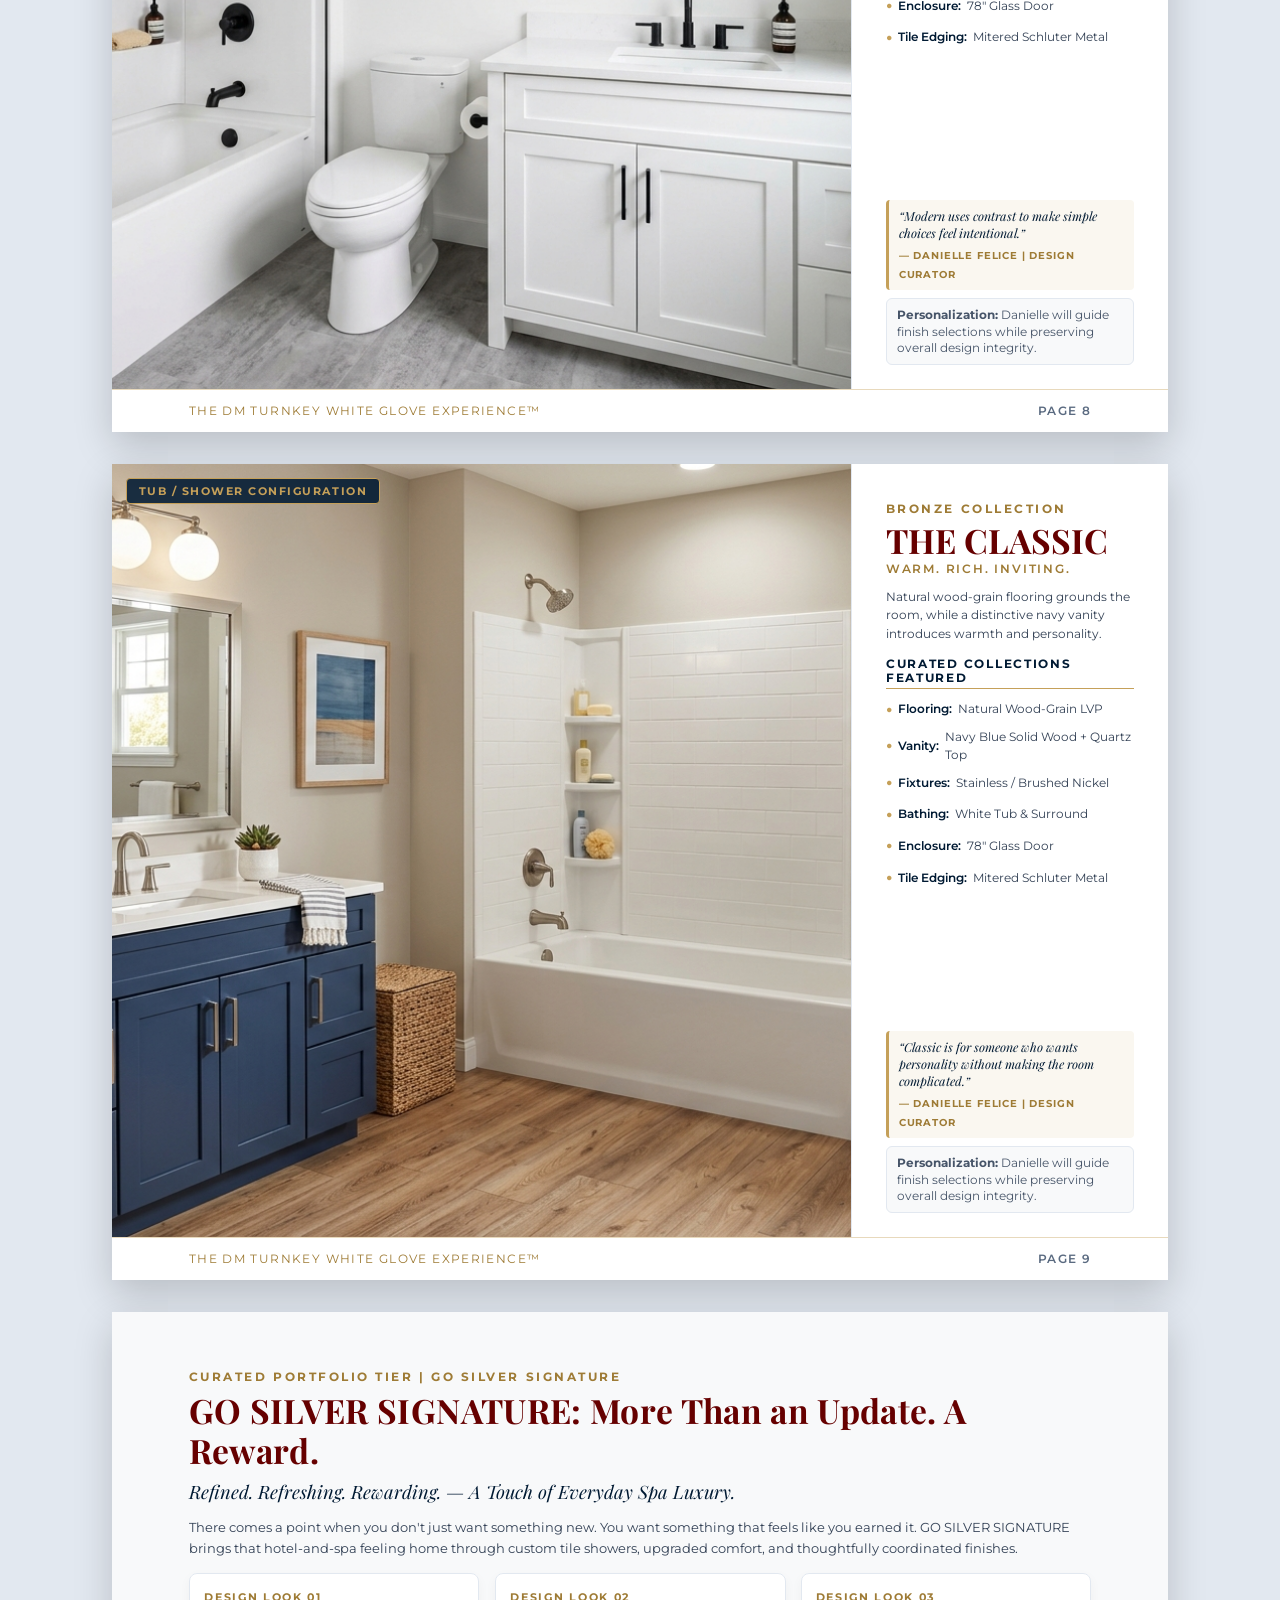
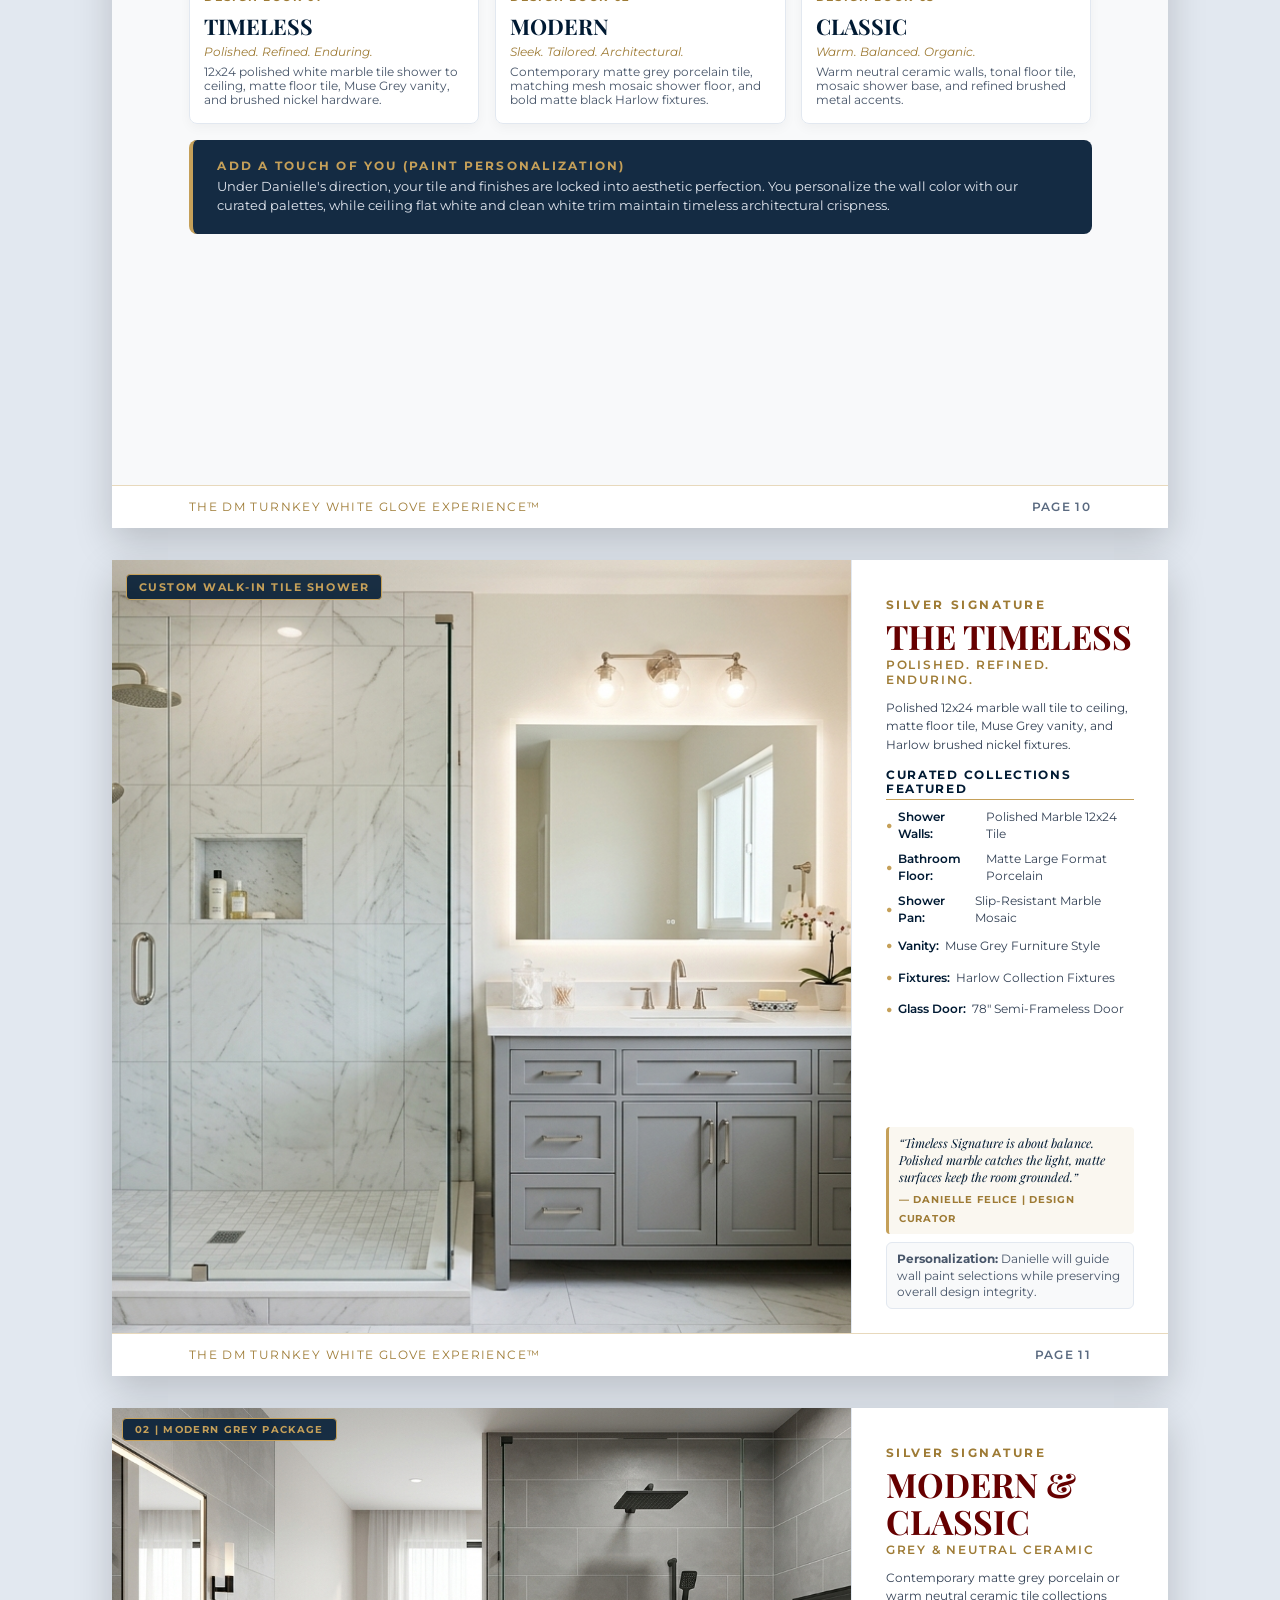
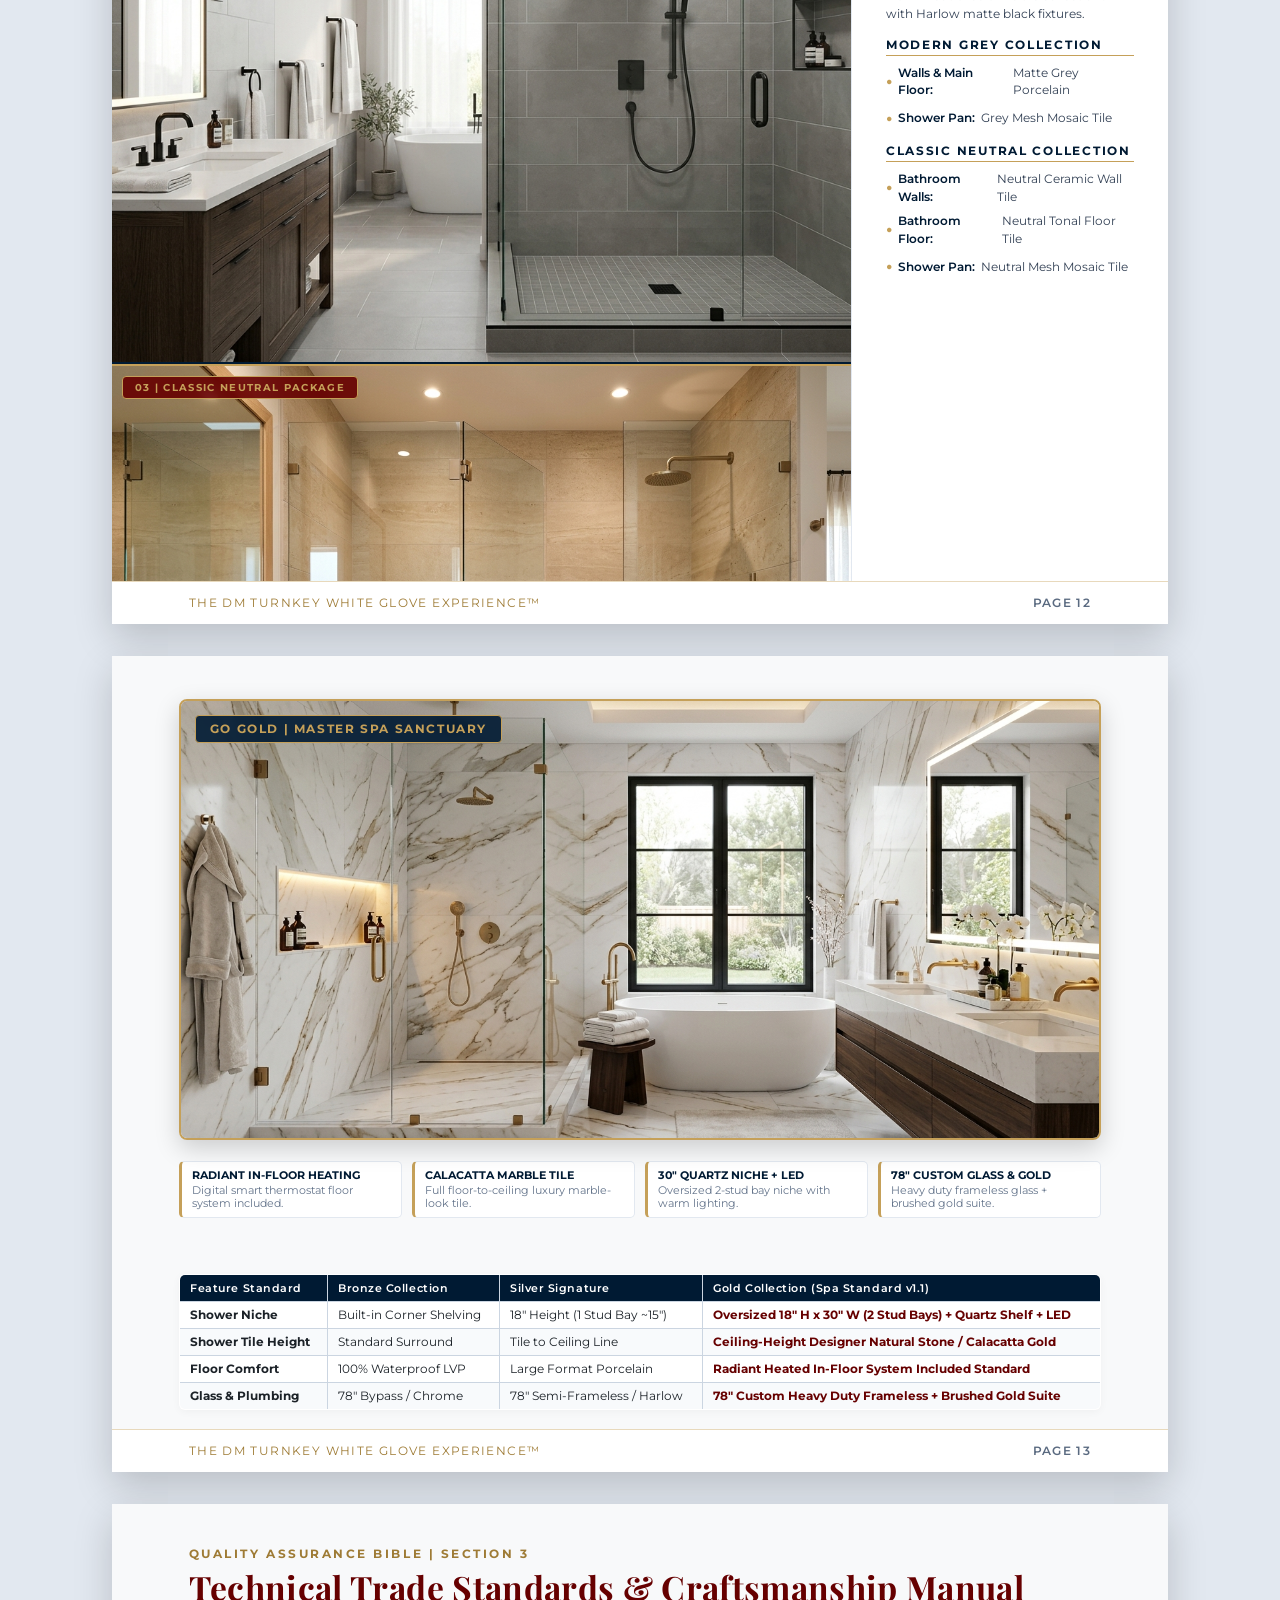
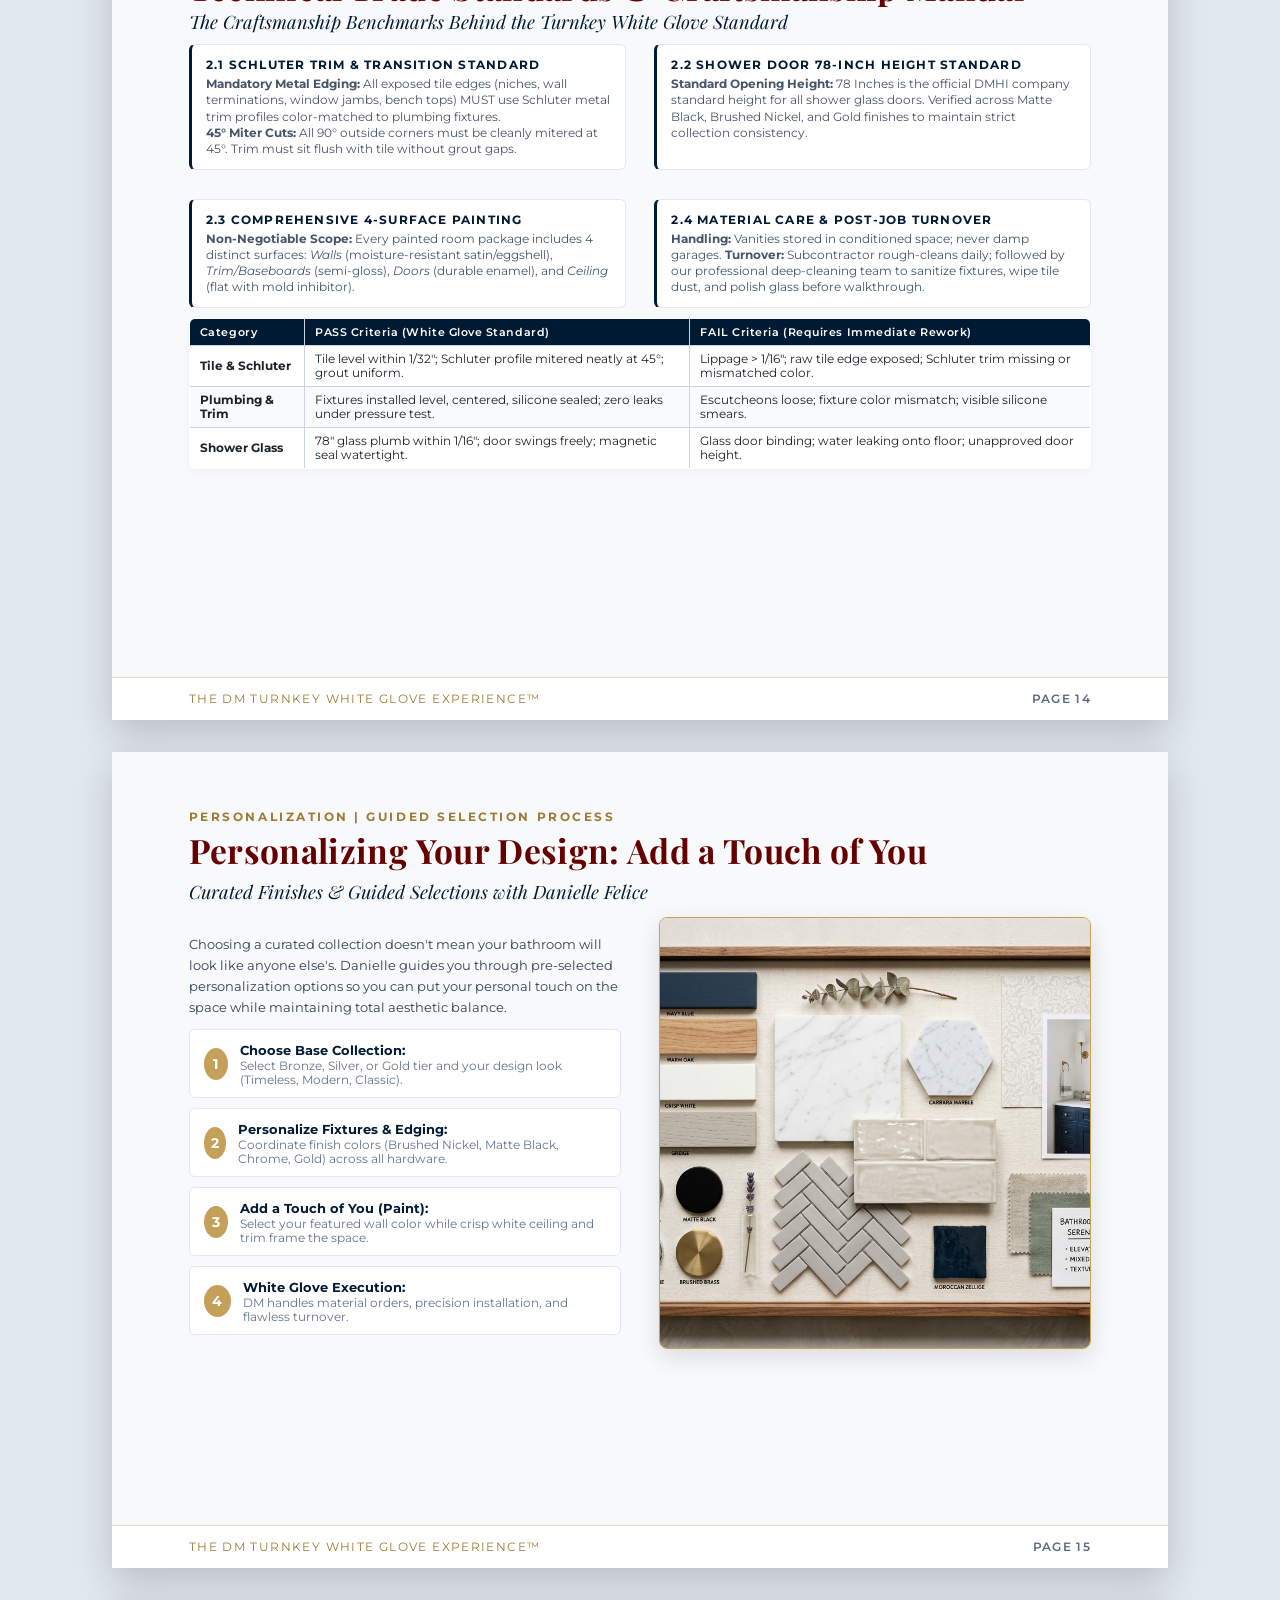
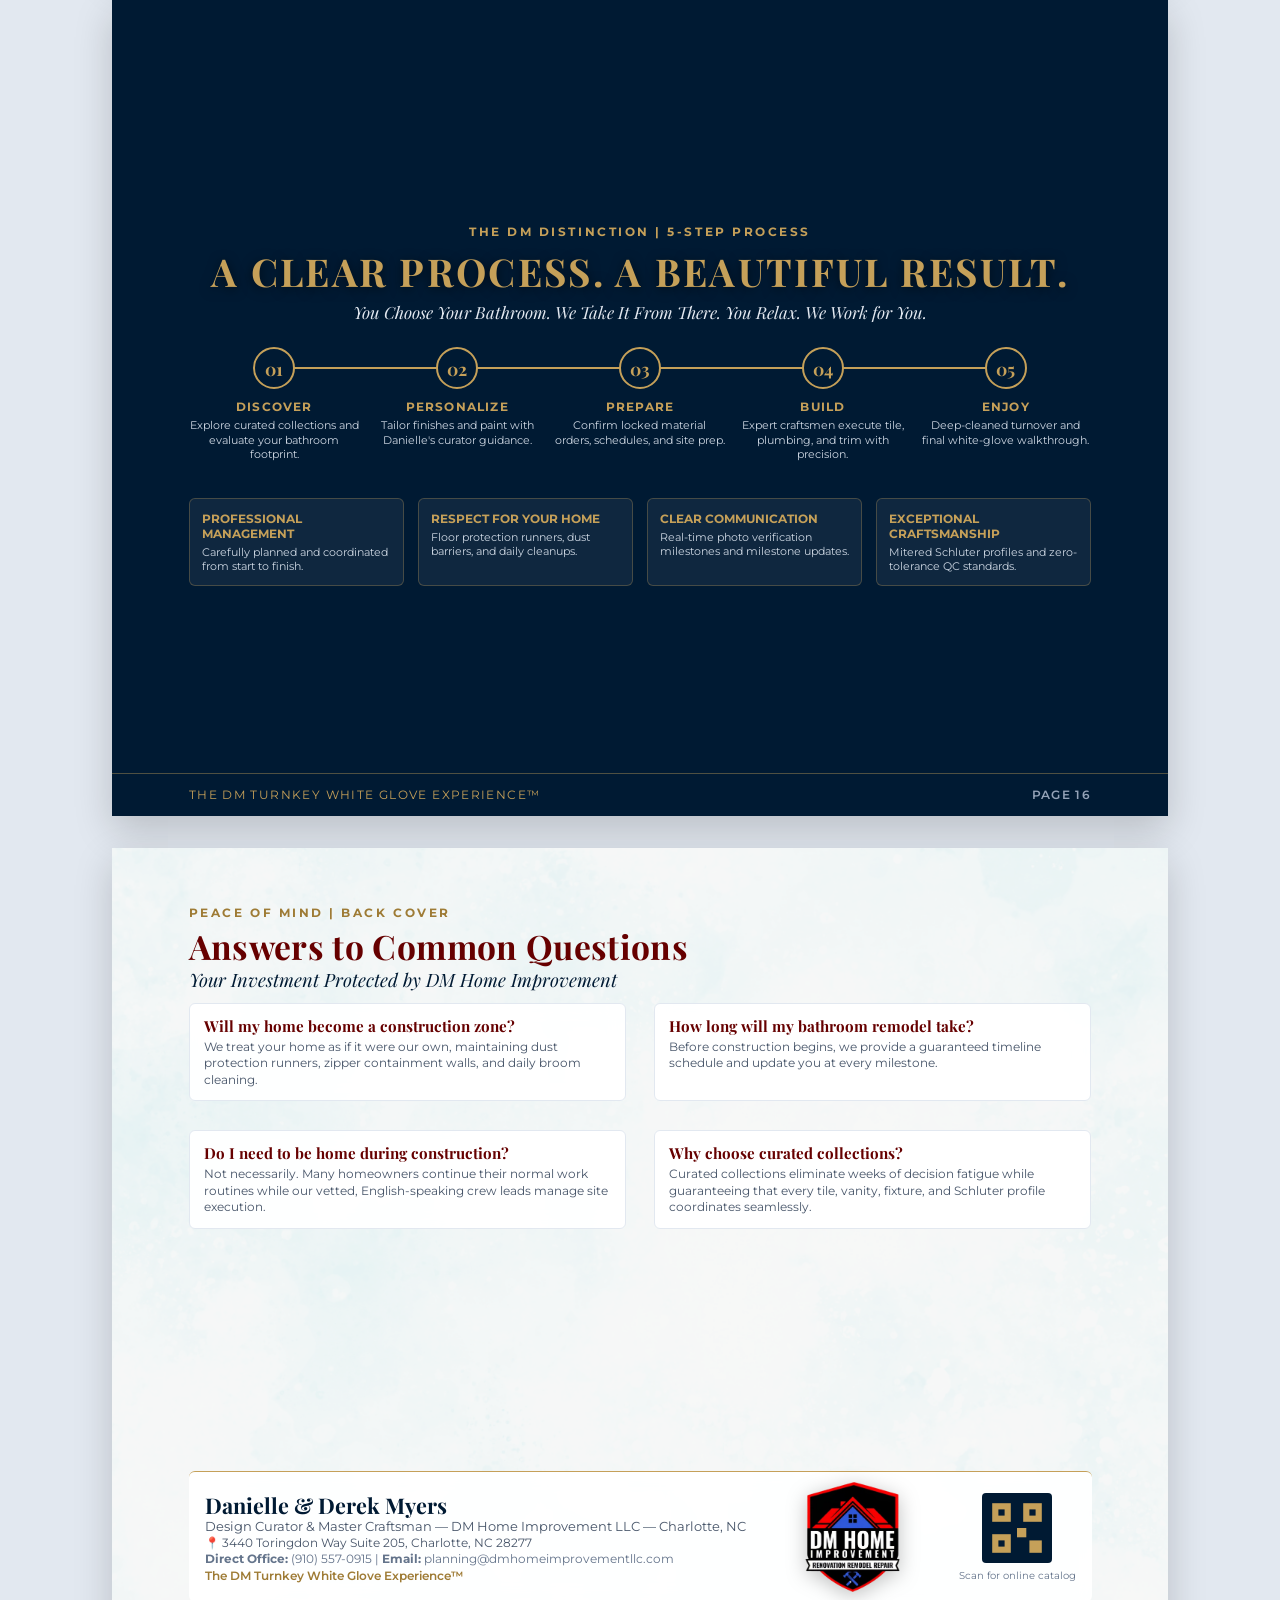
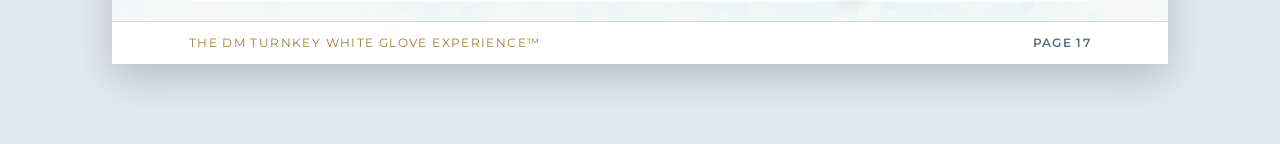
<file: print.html>
<!DOCTYPE html>
<html lang="en">
<head>
  <meta charset="UTF-8">
  <meta name="viewport" content="width=device-width, initial-scale=1.0">
  <title>DM Home Improvement LLC — Charlotte, NC - 17-Page Master Luxury Bathroom Design Catalogue</title>
  <!-- Google Fonts -->
  <link rel="preconnect" href="https://fonts.googleapis.com">
  <link rel="preconnect" href="https://fonts.gstatic.com" crossorigin>
  <link href="https://fonts.googleapis.com/css2?family=Cormorant+Garamond:ital,wght@0,500;0,600;0,700;1,400;1,600&family=Montserrat:wght@300;400;500;600;700;800&family=Playfair+Display:ital,wght@0,500;0,600;0,700;1,400;1,600&display=swap" rel="stylesheet">
  
  <style>
    /* DESIGN SYSTEM COLOR PALETTE & TYPOGRAPHY */
    :root {
      --navy: #001A33;
      --navy-light: #00284D;
      --linen: #F8F9FA;
      --gold: #C5A059;
      --gold-light: #DFBE7B;
      --gold-dark: #9E7B35;
      --oxblood: #660000;
      --text-dark: #1C2228;
      --text-muted: #5A6A80;
      --border-subtle: #E2E8F0;
      --font-headline: 'Playfair Display', 'Cormorant Garamond', Georgia, serif;
      --font-sub: 'Montserrat', sans-serif;
      --font-body: 'Montserrat', sans-serif;
    }

    * {
      box-sizing: border-box;
      margin: 0;
      padding: 0;
      -webkit-print-color-adjust: exact !important;
      print-color-adjust: exact !important;
    }

    body {
      font-family: var(--font-body);
      background-color: #E2E8F0;
      color: var(--text-dark);
      margin: 0;
      padding: 0;
      -webkit-font-smoothing: antialiased;
    }

    /* SCREEN CONTROL TOOLBAR */
    .no-print-bar {
      position: fixed;
      top: 0;
      left: 0;
      right: 0;
      height: 60px;
      background: var(--navy);
      color: #FFFFFF;
      display: flex;
      justify-content: space-between;
      align-items: center;
      padding: 0 32px;
      z-index: 9999;
      box-shadow: 0 4px 16px rgba(0,0,0,0.35);
      border-bottom: 2px solid var(--gold);
    }

    .no-print-bar h2 {
      font-family: var(--font-headline);
      font-size: 1.15rem;
      color: var(--gold);
      letter-spacing: 0.05em;
    }

    .nav-v-links {
      display: flex;
      gap: 18px;
      align-items: center;
    }

    .nav-v-link {
      color: #CBD5E1;
      text-decoration: none;
      font-size: 0.85rem;
      font-weight: 500;
      transition: color 0.2s ease;
    }

    .nav-v-link:hover {
      color: var(--gold);
    }

    .print-btn {
      background: linear-gradient(135deg, var(--gold), var(--gold-dark));
      color: #FFFFFF;
      border: 1px solid var(--gold-light);
      padding: 10px 22px;
      border-radius: 4px;
      font-family: var(--font-sub);
      font-size: 0.82rem;
      font-weight: 700;
      letter-spacing: 0.1em;
      text-transform: uppercase;
      cursor: pointer;
      box-shadow: 0 2px 8px rgba(0,0,0,0.3);
      transition: all 0.2s ease;
    }

    .print-btn:hover {
      background: var(--gold-light);
      color: var(--navy);
      transform: translateY(-1px);
    }

    .pages-container {
      margin-top: 80px;
      display: flex;
      flex-direction: column;
      align-items: center;
      gap: 32px;
      padding-bottom: 80px;
    }

    /* 11" x 8.5" LANDSCAPE PAGE SPECIFICATION (PRESENTATION BOOK) */
    .page {
      width: 11in;
      height: 8.5in;
      background-color: var(--linen);
      position: relative;
      overflow: hidden;
      box-shadow: 0 14px 36px rgba(0,0,0,0.18);
      page-break-after: always;
      page-break-inside: avoid;
      display: flex;
      flex-direction: column;
      justify-content: space-between;
    }

    /* BACKGROUND IMAGE STYLING FOR BRANDED PAGES */
    .bg-page {
      background-image: url('assets/images/background.png');
      background-size: cover;
      background-position: center;
      background-repeat: no-repeat;
    }

    /* Overlay is light & clean (0.68) */
    .bg-page-overlay {
      position: absolute;
      top: 0; left: 0; right: 0; bottom: 0;
      background: rgba(248, 249, 250, 0.68);
      z-index: 1;
    }

    /* COMMON TYPOGRAPHY & UTILITIES */
    .page-tag {
      font-family: var(--font-sub);
      font-size: 0.72rem;
      letter-spacing: 0.22em;
      text-transform: uppercase;
      color: var(--gold-dark);
      font-weight: 700;
      margin-bottom: 6px;
      display: block;
    }

    .p-title {
      font-family: var(--font-headline);
      font-size: 2.1rem;
      color: var(--oxblood);
      letter-spacing: 0.01em;
      line-height: 1.2;
      margin-bottom: 10px;
    }

    .p-subtitle {
      font-family: var(--font-headline);
      font-size: 1.15rem;
      color: var(--navy);
      font-style: italic;
      margin-bottom: 12px;
      line-height: 1.35;
    }

    .p-body {
      font-size: 0.84rem;
      line-height: 1.55;
      color: #334155;
      margin-bottom: 12px;
    }

    /* UNIVERSAL BRAND SIGNATURE FOOTER */
    .page-footer {
      height: 0.45in;
      padding: 0 0.8in;
      display: flex;
      justify-content: space-between;
      align-items: center;
      font-family: var(--font-sub);
      font-size: 0.72rem;
      letter-spacing: 0.12em;
      text-transform: uppercase;
      color: var(--gold-dark);
      border-top: 1px solid rgba(197, 160, 89, 0.4);
      background-color: rgba(255, 255, 255, 0.95);
      z-index: 10;
      flex-shrink: 0;
    }

    .page-footer.dark-footer {
      background-color: var(--navy);
      color: var(--gold);
      border-top: 1px solid rgba(197, 160, 89, 0.4);
    }

    .page-footer span.page-num {
      font-weight: 600;
      color: var(--text-muted);
    }

    .page-footer.dark-footer span.page-num {
      color: #94A3B8;
    }

    /* PAGE 2 EDITORIAL CONSULTATION LAYOUT */
    .page2-editorial-grid {
      display: grid;
      grid-template-columns: 52% 48%;
      gap: 0.45in;
      align-items: center;
      height: calc(8.5in - 0.45in);
      padding: 0.6in 0.8in 0.2in 0.8in;
      position: relative;
      z-index: 2;
    }

    .page2-photo-wrap {
      width: 100%;
      height: 5.4in;
      border-radius: 12px;
      overflow: hidden;
      box-shadow: 0 12px 32px rgba(0,0,0,0.14);
      border: 1px solid var(--border-subtle);
    }

    .page2-photo-wrap img {
      width: 100%;
      height: 100%;
      object-fit: cover;
      display: block;
    }

    .page2-quote-box {
      border-left: 3px solid var(--gold);
      padding-left: 14px;
      margin-top: 16px;
    }

    .page2-quote-box p {
      font-family: var(--font-headline);
      font-size: 1.05rem;
      font-style: italic;
      color: var(--navy);
      line-height: 1.4;
    }

    /* 70/30 FULL-HEIGHT SPLIT LAYOUT */
    .page-design-split {
      display: grid;
      grid-template-columns: 70% 30%;
      height: calc(8.5in - 0.45in);
      overflow: hidden;
    }

    .design-img-col {
      width: 100%;
      height: 100%;
      position: relative;
    }

    .design-img-col img {
      width: 100%;
      height: 100%;
      object-fit: cover;
      display: block;
    }

    .design-img-badge {
      position: absolute;
      top: 14px;
      left: 14px;
      background: rgba(0, 26, 51, 0.88);
      color: var(--gold);
      padding: 5px 12px;
      border-radius: 4px;
      font-size: 0.68rem;
      font-weight: 700;
      letter-spacing: 0.14em;
      text-transform: uppercase;
      border: 1px solid var(--gold);
      backdrop-filter: blur(4px);
    }

    .design-sidebar {
      background-color: #FFFFFF;
      padding: 0.4in 0.35in 0.25in 0.35in;
      display: flex;
      flex-direction: column;
      justify-content: space-between;
      border-left: 1px solid var(--border-subtle);
    }

    .design-name {
      font-family: var(--font-headline);
      font-size: 2.1rem;
      color: var(--oxblood);
      margin-bottom: 2px;
      line-height: 1.1;
    }

    .design-tag {
      font-family: var(--font-sub);
      font-size: 0.75rem;
      letter-spacing: 0.15em;
      text-transform: uppercase;
      color: var(--gold-dark);
      font-weight: 600;
      margin-bottom: 12px;
    }

    .sidebar-section-title {
      font-family: var(--font-sub);
      font-size: 0.72rem;
      letter-spacing: 0.15em;
      text-transform: uppercase;
      font-weight: 700;
      color: var(--navy);
      margin-bottom: 8px;
      border-bottom: 1px solid var(--gold);
      padding-bottom: 3px;
    }

    .sidebar-list {
      list-style: none;
      margin-bottom: 14px;
      display: flex;
      flex-direction: column;
      gap: 7px;
    }

    .sidebar-list li {
      font-size: 0.78rem;
      color: #334155;
      line-height: 1.4;
      display: flex;
      align-items: center;
      gap: 6px;
    }

    .sidebar-list li::before {
      content: '•';
      color: var(--gold);
      font-weight: bold;
      font-size: 1.1rem;
    }

    .sidebar-list li strong {
      color: var(--navy);
      font-weight: 600;
    }

    .curator-note-card {
      background: #FAF7F0;
      border-left: 3px solid var(--gold);
      padding: 8px 10px;
      border-radius: 4px;
      margin-bottom: 8px;
    }

    .curator-note-card p {
      font-family: var(--font-headline);
      font-size: 0.78rem;
      font-style: italic;
      color: var(--navy);
      line-height: 1.35;
      margin-bottom: 3px;
    }

    .curator-note-card span {
      font-family: var(--font-sub);
      font-size: 0.65rem;
      font-weight: 700;
      color: var(--gold-dark);
      text-transform: uppercase;
      letter-spacing: 0.08em;
    }

    .personalize-note-box {
      background: var(--linen);
      border: 1px solid var(--border-subtle);
      padding: 8px 10px;
      border-radius: 6px;
      font-size: 0.72rem;
      color: #475569;
      line-height: 1.4;
    }

    /* PAGE 1: LUXURY COVER */
    .page-1 {
      background-color: var(--navy);
      color: #FFFFFF;
    }

    .p1-bg-img {
      position: absolute;
      top: 0; left: 0; width: 100%; height: 100%;
      object-fit: cover;
      opacity: 0.65;
    }

    .p1-overlay {
      position: absolute;
      top: 0; left: 0; width: 100%; height: 100%;
      background: linear-gradient(to bottom, rgba(0,26,51,0.78) 0%, rgba(0,26,51,0.48) 50%, rgba(0,26,51,0.94) 100%);
      display: flex;
      flex-direction: column;
      justify-content: space-between;
      align-items: center;
      padding: 0.8in 1in 0.4in 1in;
      text-align: center;
    }

    .p1-header-logo {
      height: 120px;
      width: auto;
      background: transparent !important;
      padding: 0 !important;
      border-radius: 0 !important;
      box-shadow: none !important;
      filter: drop-shadow(0 6px 16px rgba(0,0,0,0.6));
    }

    .p1-title {
      font-family: var(--font-headline);
      font-size: 3.2rem;
      color: var(--gold);
      letter-spacing: 0.06em;
      margin-bottom: 8px;
      text-transform: uppercase;
      text-shadow: 0 2px 12px rgba(0,0,0,0.6);
    }

    .p1-subtitle {
      font-family: var(--font-sub);
      font-size: 1.1rem;
      letter-spacing: 0.28em;
      text-transform: uppercase;
      color: #F9F9F9;
      font-weight: 300;
      margin-bottom: 8px;
    }

    .p1-tagline-small {
      font-size: 0.85rem;
      color: #E2E8F0;
      letter-spacing: 0.08em;
    }

    /* EDITORIAL SPREADS */
    .editorial-page-content {
      position: relative;
      z-index: 2;
      padding: 0.6in 0.8in 0.2in 0.8in;
      height: calc(8.5in - 0.45in);
      display: flex;
      flex-direction: column;
      justify-content: space-between;
    }

    .editorial-grid-2col {
      display: grid;
      grid-template-columns: 1fr 1fr;
      gap: 0.4in;
      align-items: center;
    }

    .editorial-card {
      background: rgba(255, 255, 255, 0.94);
      backdrop-filter: blur(8px);
      padding: 16px 20px;
      border-radius: 8px;
      border: 1px solid var(--border-subtle);
      box-shadow: 0 4px 14px rgba(0,0,0,0.04);
    }

    .editorial-card h4 {
      font-family: var(--font-headline);
      font-size: 1.15rem;
      color: var(--navy);
      margin-bottom: 6px;
    }

    .editorial-card p {
      font-size: 0.8rem;
      color: #475569;
      line-height: 1.5;
    }

    .editorial-text-box {
      background: rgba(255, 255, 255, 0.92);
      backdrop-filter: blur(8px);
      padding: 18px 20px;
      border-radius: 8px;
      border: 1px solid var(--border-subtle);
      box-shadow: 0 4px 14px rgba(0,0,0,0.04);
    }

    .editorial-highlight-box {
      background: rgba(0, 26, 51, 0.92);
      backdrop-filter: blur(8px);
      color: #FFFFFF;
      padding: 18px 24px;
      border-radius: 8px;
      border-left: 4px solid var(--gold);
      margin-top: 14px;
    }

    .editorial-highlight-box h4 {
      font-family: var(--font-sub);
      font-size: 0.78rem;
      letter-spacing: 0.18em;
      text-transform: uppercase;
      color: var(--gold);
      margin-bottom: 4px;
    }

    .editorial-highlight-box p {
      font-size: 0.82rem;
      line-height: 1.5;
      color: #E2E8F0;
    }

    /* PAGE 5: MEET YOUR DESIGN CURATOR */
    .curator-page-grid {
      display: grid;
      grid-template-columns: 45% 55%;
      gap: 0.5in;
      align-items: center;
      height: calc(8.5in - 0.45in);
      padding: 0.6in 0.8in 0.2in 0.8in;
    }

    .curator-img-wrap {
      width: 100%;
      height: 5.6in;
      border-radius: 8px;
      overflow: hidden;
      box-shadow: 0 10px 28px rgba(0,0,0,0.16);
      border: 2px solid var(--gold);
    }

    .curator-img-wrap img {
      width: 100%;
      height: 100%;
      object-fit: cover;
      object-position: center 15%;
      display: block;
    }

    .curator-content-wrap {
      display: flex;
      flex-direction: column;
      justify-content: center;
    }

    .curator-quote-callout {
      background: #FAF7F0;
      border-left: 4px solid var(--gold);
      padding: 14px 18px;
      border-radius: 6px;
      margin: 12px 0;
    }

    .curator-quote-callout p {
      font-family: var(--font-headline);
      font-size: 1.02rem;
      font-style: italic;
      color: var(--navy);
      line-height: 1.45;
    }

    .curator-sig-block {
      margin-top: 8px;
      border-top: 1px solid var(--border-subtle);
      padding-top: 8px;
    }

    .curator-sig-block h4 {
      font-family: var(--font-headline);
      font-size: 1.25rem;
      color: var(--oxblood);
    }

    .curator-sig-block p {
      font-family: var(--font-sub);
      font-size: 0.78rem;
      letter-spacing: 0.12em;
      text-transform: uppercase;
      color: var(--gold-dark);
      font-weight: 600;
    }

    /* OVERVIEW TIERS GRID (PAGE 4 & PAGE 6) */
    .tier-cards-3col {
      display: grid;
      grid-template-columns: repeat(3, 1fr);
      gap: 16px;
      margin-top: 12px;
    }

    .tier-summary-card {
      background: rgba(255, 255, 255, 0.94);
      backdrop-filter: blur(8px);
      padding: 16px 14px;
      border-radius: 8px;
      border: 1px solid var(--border-subtle);
      box-shadow: 0 4px 12px rgba(0,0,0,0.04);
      display: flex;
      flex-direction: column;
      justify-content: space-between;
    }

    .tier-summary-card.gold-card {
      border: 1px solid var(--gold);
      background: rgba(255, 255, 255, 0.96);
    }

    .tier-summary-card h3 {
      font-family: var(--font-headline);
      font-size: 1.35rem;
      color: var(--navy);
      margin-bottom: 4px;
    }

    .tier-summary-card.gold-card h3 {
      color: var(--oxblood);
    }

    .tier-summary-card .tier-subtag {
      font-family: var(--font-sub);
      font-size: 0.7rem;
      letter-spacing: 0.15em;
      text-transform: uppercase;
      color: var(--gold-dark);
      font-weight: 700;
      margin-bottom: 8px;
      display: block;
    }

    .tier-summary-card ul {
      list-style: none;
      font-size: 0.73rem;
      color: #475569;
      display: flex;
      flex-direction: column;
      gap: 5px;
      margin-top: 8px;
    }

    .tier-summary-card ul li::before {
      content: '✓ ';
      color: var(--gold-dark);
      font-weight: bold;
    }

    /* PAGE 13: GOLD SPA STANDARDS */
    .gold-page-layout {
      padding: 0.45in 0.7in 0.2in 0.7in;
      height: calc(8.5in - 0.45in);
      display: flex;
      flex-direction: column;
      justify-content: space-between;
    }

    .gold-hero-top {
      height: 62%;
      width: 100%;
      position: relative;
      border-radius: 8px;
      overflow: hidden;
      box-shadow: 0 8px 24px rgba(0,0,0,0.18);
      border: 2px solid var(--gold);
    }

    .gold-hero-top img {
      width: 100%;
      height: 100%;
      object-fit: cover;
      display: block;
    }

    .gold-hero-badge {
      position: absolute;
      top: 14px;
      left: 14px;
      background: rgba(0, 26, 51, 0.90);
      color: var(--gold);
      padding: 6px 14px;
      border-radius: 4px;
      font-size: 0.72rem;
      font-weight: 700;
      letter-spacing: 0.14em;
      text-transform: uppercase;
      border: 1px solid var(--gold);
      backdrop-filter: blur(4px);
    }

    .gold-bottom-section {
      height: 35%;
      display: flex;
      flex-direction: column;
      justify-content: space-between;
      margin-top: 2%;
    }

    .gold-spec-badges-row {
      display: grid;
      grid-template-columns: repeat(4, 1fr);
      gap: 10px;
    }

    .g-badge-box {
      background: #FFFFFF;
      border: 1px solid var(--border-subtle);
      border-left: 3px solid var(--gold);
      padding: 6px 10px;
      border-radius: 5px;
    }

    .g-badge-box h6 {
      font-family: var(--font-sub);
      font-size: 0.7rem;
      font-weight: 700;
      color: var(--navy);
      text-transform: uppercase;
      margin-bottom: 2px;
    }

    .g-badge-box p {
      font-size: 0.67rem;
      color: #64748B;
      line-height: 1.25;
    }

    .comp-table {
      width: 100%;
      border-collapse: collapse;
      font-size: 0.72rem;
      background: #FFFFFF;
      border-radius: 6px;
      overflow: hidden;
      box-shadow: 0 2px 8px rgba(0,0,0,0.04);
      border: 1px solid var(--border-subtle);
    }

    .comp-table th, .comp-table td {
      padding: 6px 10px;
      border: 1px solid #CBD5E1;
      text-align: left;
    }

    .comp-table th {
      background: var(--navy);
      color: #FFFFFF;
      font-family: var(--font-sub);
      font-weight: 600;
      font-size: 0.68rem;
      letter-spacing: 0.05em;
    }

    .comp-table tr:nth-child(even) {
      background-color: #F8FAFC;
    }

    /* PAGE 14: TECHNICAL TRADE STANDARDS MANUAL */
    .trade-standards-grid {
      display: grid;
      grid-template-columns: 1fr 1fr;
      gap: 0.3in;
      margin-top: 10px;
    }

    .trade-rule-box {
      background: #FFFFFF;
      padding: 12px 14px;
      border-radius: 6px;
      border: 1px solid var(--border-subtle);
      border-left: 3px solid var(--navy);
    }

    .trade-rule-box h4 {
      font-family: var(--font-sub);
      font-size: 0.76rem;
      font-weight: 700;
      letter-spacing: 0.1em;
      text-transform: uppercase;
      color: var(--navy);
      margin-bottom: 4px;
    }

    .trade-rule-box p {
      font-size: 0.72rem;
      color: #475569;
      line-height: 1.4;
    }

    /* PAGE 15 & 16: PERSONALIZATION & TIMELINE */
    .personalization-steps-grid {
      display: grid;
      grid-template-columns: 1fr 1fr;
      gap: 0.4in;
      align-items: center;
    }

    .process-timeline-5step {
      display: grid;
      grid-template-columns: repeat(5, 1fr);
      gap: 12px;
      margin-top: 24px;
      position: relative;
    }

    .process-timeline-5step::before {
      content: '';
      position: absolute;
      top: 20px;
      left: 10%;
      right: 10%;
      height: 2px;
      background: var(--gold);
      z-index: 1;
    }

    .timeline-step-item {
      display: flex;
      flex-direction: column;
      align-items: center;
      text-align: center;
      position: relative;
      z-index: 2;
    }

    .step-circle-num {
      width: 42px;
      height: 42px;
      background: var(--navy);
      border: 2px solid var(--gold);
      color: var(--gold);
      border-radius: 50%;
      display: flex;
      align-items: center;
      justify-content: center;
      font-family: var(--font-headline);
      font-size: 1.1rem;
      font-weight: 700;
      margin-bottom: 10px;
    }

    .timeline-step-item h4 {
      font-family: var(--font-sub);
      font-size: 0.75rem;
      font-weight: 700;
      letter-spacing: 0.1em;
      text-transform: uppercase;
      color: var(--gold);
      margin-bottom: 4px;
    }

    .timeline-step-item p {
      font-size: 0.68rem;
      color: #CBD5E1;
      line-height: 1.35;
    }

    /* PAGE 17: FAQ & BACK COVER */
    .faq-grid-4col {
      display: grid;
      grid-template-columns: 1fr 1fr;
      gap: 0.3in;
      margin-top: 10px;
    }

    .faq-item-box {
      background: rgba(255, 255, 255, 0.94);
      backdrop-filter: blur(8px);
      padding: 12px 14px;
      border-radius: 6px;
      border: 1px solid var(--border-subtle);
    }

    .faq-item-box h5 {
      font-family: var(--font-headline);
      font-size: 0.95rem;
      color: var(--oxblood);
      margin-bottom: 3px;
    }

    .faq-item-box p {
      font-size: 0.74rem;
      color: #475569;
      line-height: 1.4;
    }

    .p16-closing-row {
      border-top: 1px solid var(--gold);
      padding-top: 12px;
      display: flex;
      justify-content: space-between;
      align-items: center;
      margin-top: 14px;
      background: rgba(255, 255, 255, 0.92);
      backdrop-filter: blur(8px);
      padding: 10px 16px;
      border-radius: 6px;
    }

    .p16-logo-img {
      height: 110px;
      width: auto;
      background: transparent !important;
      padding: 0 !important;
      border-radius: 0 !important;
      box-shadow: none !important;
      border: none !important;
      filter: drop-shadow(0 4px 10px rgba(0,0,0,0.25));
    }

    /* PRINT MEDIA QUERY */
    @media print {
      .no-print-bar {
        display: none !important;
      }
      body {
        background-color: #FFFFFF;
      }
      .pages-container {
        margin-top: 0;
        padding-bottom: 0;
        gap: 0;
      }
      .page {
        box-shadow: none;
        margin: 0;
        width: 11in;
        height: 8.5in;
      }
      @page {
        size: 11in 8.5in;
        margin: 0;
      }
    }
  </style>
</head>
<body>

  <!-- Screen Toolbar -->
  <div class="no-print-bar">
    <h2>DM Home Improvement LLC — Charlotte, NC — Master Bathroom Design Catalogue (17 Pages)</h2>
    <div class="nav-v-links">
      <a href="index.html" class="nav-v-link">🌐 Live Website</a>
      <a href="print.html" class="nav-v-link">📄 Print Catalogue (v1)</a>
      <button class="print-btn" onclick="window.print()">🖨️ Print / Save PDF (v2 - 17 Pages)</button>
    </div>
  </div>

  <div class="pages-container">

    <!-- ========================================== -->
    <!-- PAGE 1: LUXURY COVER -->
    <!-- ========================================== -->
    <div class="page page-1">
      <img src="assets/images/cover_spa.jpg" alt="Luxury Bathroom Catalogue Cover" class="p1-bg-img">
      <div class="p1-overlay">
        <img src="assets/images/logo.png" alt="DM Home Improvement Shield Logo" class="p1-header-logo">
        <div>
          <h1 class="p1-title">Bathroom Design Catalogue</h1>
          <p class="p1-subtitle">Curated Bathroom Collections</p>
          <p class="p1-tagline-small">Professionally Designed. Expertly Crafted. Beautifully Yours.</p>
        </div>
        <div style="font-family:var(--font-sub); font-size:0.85rem; letter-spacing:0.25em; text-transform:uppercase; color:var(--gold); border-top:1px solid var(--gold); padding-top:10px; width:80%; text-align:center;">
          The DM Turnkey White Glove Experience™
        </div>
      </div>
      <div class="page-footer dark-footer">
        <span>The DM Turnkey White Glove Experience™</span>
        <span class="page-num">Page 1</span>
      </div>
    </div>

    <!-- ========================================== -->
    <!-- PAGE 2: SECTION 1 - WELCOME / DESIGN CONSULTATION (FEATURING DANIELLE FELICE) -->
    <!-- ========================================== -->
    <div class="page page-2 bg-page">
      <div class="bg-page-overlay"></div>
      <div class="page2-editorial-grid">
        <div>
          <span class="page-tag">WELCOME</span>
          <h2 class="p-title" style="font-size:2.3rem; margin-bottom:12px;">Designing Your Dream Bathroom Starts Here</h2>
          
          <p class="p-body" style="font-size:0.86rem; line-height:1.6; margin-bottom:14px;">
            A bathroom remodel is more than selecting fixtures, tile, or paint colors. It's an opportunity to create a space that reflects your style, supports your lifestyle, and brings lasting comfort to your home.
          </p>

          <p class="p-body" style="font-size:0.86rem; line-height:1.6; margin-bottom:18px;">
            At DM Home Improvement, we've reimagined the remodeling experience by making beautiful design simple. Instead of asking you to sort through hundreds of products, we've created professionally curated bathroom environments carefully designed to work beautifully together.
          </p>

          <div class="page2-quote-box">
            <p>“Welcome to a better remodeling experience.” — Danielle & Derek Myers</p>
          </div>
        </div>

        <div>
          <div class="page2-photo-wrap">
            <img src="assets/images/danielle_consultation.jpg" alt="Design Curator Danielle Felice conducting a luxury bathroom design consultation with homeowners">
          </div>
        </div>
      </div>
      <div class="page-footer">
        <span>The DM Turnkey White Glove Experience™</span>
        <span class="page-num">Page 2</span>
      </div>
    </div>

    <!-- ========================================== -->
    <!-- PAGE 3: SECTION 1 - THE DM TURNKEY WHITE GLOVE EXPERIENCE -->
    <!-- ========================================== -->
    <div class="page page-3 bg-page">
      <div class="bg-page-overlay"></div>
      <div class="editorial-page-content">
        <div>
          <span class="page-tag">Section 1 | The DM Turnkey White Glove Experience</span>
          <h2 class="p-title">A Better Way to Remodel Your Bathroom</h2>
          <p class="p-subtitle">Beautiful design. Simplified decisions. One complete experience.</p>
          
          <div class="editorial-grid-2col">
            <div class="editorial-text-box">
              <p class="p-body" style="margin-bottom:0;">
                Remodeling your bathroom shouldn't mean spending weeks comparing hundreds of tiles, fixtures, vanities, and finishes—or trying to imagine whether everything will look right together.<br><br>
                <strong style="color:var(--navy);">We've already done that work for you.</strong><br>
                DM Home Improvement offers thoughtfully curated bathroom packages where the major elements have been selected to work beautifully together. Start with the package that fits your style and level of finish, then personalize key details to make the space your own.
              </p>
            </div>
            <div>
              <div class="editorial-card">
                <h4>Curated Design</h4>
                <p>Every finish, tile, and fixture is pre-coordinated by design professionals to guarantee cohesive aesthetic harmony.</p>
              </div>
              <div class="editorial-card" style="margin-top:10px;">
                <h4>Proven Products</h4>
                <p>Durable, contractor-grade materials selected for long-term everyday performance and backed by warranty.</p>
              </div>
            </div>
          </div>

          <div class="editorial-highlight-box">
            <h4>Your Bathroom. Your Footprint. Your Package.</h4>
            <p>
              Every home is unique, which is why your remodel begins with your existing bathroom footprint. During your consultation, your DM representative evaluates your space, discusses your lifestyle needs, and helps you build the right package.<br>
              <strong>The Result?</strong> Fewer overwhelming decisions, a predictable remodeling experience, and a bathroom designed to look intentional from day one.
            </p>
          </div>
        </div>
      </div>
      <div class="page-footer">
        <span>The DM Turnkey White Glove Experience™</span>
        <span class="page-num">Page 3</span>
      </div>
    </div>

    <!-- ========================================== -->
    <!-- PAGE 4: SECTION 2 - THE CURATED EXPERIENCE -->
    <!-- ========================================== -->
    <div class="page page-4 bg-page">
      <div class="bg-page-overlay"></div>
      <div class="editorial-page-content">
        <div>
          <span class="page-tag">Section 2 | The DM Curated Experience</span>
          <h2 class="p-title">Beautiful Bathrooms. Fewer Decisions.</h2>
          <p class="p-subtitle">Start with a complete design. Then make it yours.</p>
          
          <div class="editorial-text-box" style="margin-bottom:12px;">
            <p class="p-body" style="margin-bottom:0;">
              Creating a beautiful bathroom shouldn't require you to become a designer or sort through thousands of products hoping everything works together. We've done the homework for you—researching and selecting products for style, quality, and lasting value.
            </p>
          </div>

          <div class="tier-cards-3col">
            <!-- Bronze -->
            <div class="tier-summary-card">
              <div>
                <span class="tier-subtag">Step 1 — Choose Package</span>
                <h3>GO BRONZE</h3>
                <p style="font-size:0.75rem; font-style:italic; color:var(--gold-dark); margin-bottom:6px;">Beautiful. Simple. Complete.</p>
                <p style="font-size:0.72rem; color:#475569;">A thoughtfully curated bathroom with everything you need for a fresh, cohesive transformation.</p>
              </div>
              <ul>
                <li>100% Waterproof Luxury Vinyl</li>
                <li>Solid Wood Vanity + Quartz Top</li>
                <li>Chrome or Nickel Hardware</li>
                <li>78" Bypass or Hinged Glass Door</li>
              </ul>
            </div>

            <!-- Silver (Founder's Choice) -->
            <div class="tier-summary-card" style="border: 2px solid var(--gold); background: #FFFFFF; position: relative; box-shadow: 0 6px 18px rgba(197,160,89,0.25);">
              <div style="position: absolute; top: -10px; right: 10px; background: var(--gold); color: var(--navy); font-size: 0.58rem; font-weight: 800; padding: 2px 8px; border-radius: 8px; letter-spacing: 0.1em; text-transform: uppercase;">★ FOUNDER'S CHOICE</div>
              <div>
                <span class="tier-subtag" style="color:var(--gold-dark);">Step 1 — Choose Package ★ MOST POPULAR</span>
                <h3 style="color:var(--navy);">GO SILVER</h3>
                <p style="font-size:0.75rem; font-style:italic; color:var(--oxblood); margin-bottom:6px;">Custom Walk-In Tile. Refined. Go-To Package.</p>
                <p style="font-size:0.72rem; color:#475569;">Upgraded finishes, custom tile shower, and design details bring a sophisticated look to your space.</p>
              </div>
              <ul>
                <li>Custom 12x24 Walk-In Tile Shower</li>
                <li>Harlow Fixtures & Towel Racks</li>
                <li>Furniture-Style Soft-Close Vanity</li>
                <li>78" Semi-Frameless Glass Door</li>
              </ul>
            </div>

            <!-- Gold -->
            <div class="tier-summary-card gold-card">
              <div>
                <span class="tier-subtag">Step 1 — Choose Package</span>
                <h3>GO GOLD</h3>
                <p style="font-size:0.75rem; font-style:italic; color:var(--oxblood); margin-bottom:6px;">Your Everyday Escape.</p>
                <p style="font-size:0.72rem; color:#475569;">Spa-inspired luxury, heated floors, statement finishes, and indulgent master-suite details.</p>
              </div>
              <ul>
                <li>Radiant In-Floor Heating System</li>
                <li>Ceiling-Height Stone/Porcelain Tile</li>
                <li>Oversized 30" Quartz Shower Niche</li>
                <li>78" Heavy Duty Frameless Glass</li>
              </ul>
            </div>
          </div>

          <div style="margin-top:14px; background:rgba(255, 255, 255, 0.94); backdrop-filter:blur(8px); padding:10px 16px; border-radius:6px; border:1px solid var(--border-subtle); display:flex; justify-content:space-between; align-items:center;">
            <div>
              <strong style="font-size:0.78rem; color:var(--navy); text-transform:uppercase; letter-spacing:0.08em;">2. Explore Your Collection:</strong>
              <span style="font-size:0.75rem; color:#475569; margin-left:6px;">Every tier offers 3 curated aesthetic looks: <em>Timeless</em>, <em>Modern</em>, and <em>Classic</em>.</span>
            </div>
            <div>
              <strong style="font-size:0.78rem; color:var(--navy); text-transform:uppercase; letter-spacing:0.08em;">3. Make It Yours:</strong>
              <span style="font-size:0.75rem; color:#475569; margin-left:6px;">Personalize hardware finishes and paint colors with Danielle Felice.</span>
            </div>
          </div>
        </div>
      </div>
      <div class="page-footer">
        <span>The DM Turnkey White Glove Experience™</span>
        <span class="page-num">Page 4</span>
      </div>
    </div>

    <!-- ========================================== -->
    <!-- PAGE 5: MEET YOUR DESIGN CURATOR (DANIELLE FELICE PORTRAIT) -->
    <!-- ========================================== -->
    <div class="page page-5">
      <div class="curator-page-grid">
        <div class="curator-img-wrap">
          <img src="assets/images/danielle.png" alt="Danielle Felice - Design Curator">
        </div>
        <div class="curator-content-wrap">
          <span class="page-tag">Meet Your Design Curator</span>
          <h2 class="p-title" style="margin-bottom:4px;">Danielle Felice</h2>
          <p class="p-subtitle">"Remodeling Should Feel Exciting — Not Overwhelming."</p>
          
          <p class="p-body">
            A bathroom remodel comes with hundreds of possible choices. The goal isn't to show you all of them—it's to help you find the right ones.<br><br>
            As Design Curator for DM Home Improvement, Danielle Felice helps shape our collections by bringing together colors, finishes, textures, and products that complement one another—creating complete bathroom designs that feel intentional from the very beginning.<br><br>
            Every collection is built around a simple idea: <strong>Give you enough choice to make it yours, without making you design it yourself.</strong>
          </p>

          <div class="curator-quote-callout">
            <p>“Your bathroom should feel like you—without the stress of sorting through endless options. We've already done the searching, comparing, and coordinating. Your job is simply to find the design you love.”</p>
          </div>

          <div class="curator-sig-block">
            <h4>Danielle Felice</h4>
            <p>Design Curator | DM Home Improvement</p>
          </div>
        </div>
      </div>
      <div class="page-footer">
        <span>The DM Turnkey White Glove Experience™</span>
        <span class="page-num">Page 5</span>
      </div>
    </div>

    <!-- ========================================== -->
    <!-- PAGE 6: GO BRONZE INTRODUCTION -->
    <!-- ========================================== -->
    <div class="page page-6 bg-page">
      <div class="bg-page-overlay"></div>
      <div class="editorial-page-content">
        <div>
          <span class="page-tag">Curated Portfolio Tier | GO BRONZE</span>
          <h2 class="p-title">GO BRONZE: Beautiful. Simple. Complete.</h2>
          <p class="p-subtitle">Everything You Need. Nothing You Don't. — Simplicity Without Compromising Beauty.</p>
          
          <div class="editorial-text-box" style="margin-bottom:12px;">
            <p class="p-body" style="margin-bottom:0;">
              A beautiful new bathroom doesn't have to be complicated. GO BRONZE brings together quality essentials, thoughtfully selected finishes, and professionally curated design to create a bathroom that feels fresh, complete, and made for everyday living. We've paired products intentionally—giving you the beauty of a coordinated bathroom without adding unnecessary friction.
            </p>
          </div>

          <div class="tier-cards-3col">
            <div class="tier-summary-card">
              <span class="tier-subtag">Design Look 01</span>
              <h3>TIMELESS</h3>
              <p style="font-size:0.75rem; font-style:italic; color:var(--gold-dark); margin-bottom:6px;">Soft. Elegant. Enduring.</p>
              <p style="font-size:0.72rem; color:#475569;">White marble-look luxury vinyl, sophisticated gray vanity, and brushed nickel accents create a bright, refined space.</p>
            </div>

            <div class="tier-summary-card">
              <span class="tier-subtag">Design Look 02</span>
              <h3>MODERN</h3>
              <p style="font-size:0.75rem; font-style:italic; color:var(--gold-dark); margin-bottom:6px;">Clean. Crisp. Modern.</p>
              <p style="font-size:0.72rem; color:#475569;">Concrete-look gray flooring, fresh white vanity, and matte black fixtures introduce crisp definition and contrast.</p>
            </div>

            <div class="tier-summary-card">
              <span class="tier-subtag">Design Look 03</span>
              <h3>CLASSIC</h3>
              <p style="font-size:0.75rem; font-style:italic; color:var(--gold-dark); margin-bottom:6px;">Warm. Rich. Inviting.</p>
              <p style="font-size:0.72rem; color:#475569;">Warm natural wood-grain flooring, distinctive blue or grey vanity, and stainless-finish fixtures create welcoming character.</p>
            </div>
          </div>

          <div class="editorial-highlight-box" style="margin-top:16px;">
            <h4>The DM Turnkey White Glove Experience™</h4>
            <p>
              GO BRONZE prioritizes simplicity. The level of service does not. Your remodel is supported by our dedicated team from product coordination through installation, site protection, and final walkthrough.
            </p>
          </div>
        </div>
      </div>
      <div class="page-footer">
        <span>The DM Turnkey White Glove Experience™</span>
        <span class="page-num">Page 6</span>
      </div>
    </div>

    <!-- ========================================== -->
    <!-- PAGE 7: GO BRONZE - TIMELESS -->
    <!-- ========================================== -->
    <div class="page page-7">
      <div class="page-design-split">
        <div class="design-img-col">
          <img src="assets/images/bronze_timeless_render.jpg" alt="Timeless Bronze Bathroom Render">
          <div class="design-img-badge">Tub / Shower Configuration</div>
        </div>
        <div class="design-sidebar">
          <div>
            <span class="page-tag">BRONZE COLLECTION</span>
            <h2 class="design-name">THE TIMELESS</h2>
            <p class="design-tag">SOFT. ELEGANT. ENDURING.</p>
            <p class="p-body" style="font-size:0.78rem; margin-bottom:14px; line-height:1.45;">
              Blends warm neutrals, clean lines, and thoughtfully coordinated finishes for everyday living.
            </p>

            <h4 class="sidebar-section-title">Curated Collections Featured</h4>
            <ul class="sidebar-list">
              <li><strong>Flooring:</strong> Marble-Look Waterproof LVP</li>
              <li><strong>Vanity:</strong> Solid Wood Gray + Quartz Top</li>
              <li><strong>Fixtures:</strong> Brushed Nickel Hardware</li>
              <li><strong>Bathing:</strong> White Tub & Surround</li>
              <li><strong>Enclosure:</strong> 78" Glass Door</li>
              <li><strong>Tile Edging:</strong> Mitered Schluter Metal</li>
            </ul>
          </div>

          <div>
            <div class="curator-note-card">
              <p>“Timeless is about creating elegance without making the room feel formal.”</p>
              <span>— Danielle Felice | Design Curator</span>
            </div>

            <div class="personalize-note-box">
              <strong>Personalization:</strong> Danielle will guide finish selections while preserving overall design integrity.
            </div>
          </div>
        </div>
      </div>
      <div class="page-footer">
        <span>The DM Turnkey White Glove Experience™</span>
        <span class="page-num">Page 7</span>
      </div>
    </div>

    <!-- ========================================== -->
    <!-- PAGE 8: GO BRONZE - MODERN -->
    <!-- ========================================== -->
    <div class="page page-8">
      <div class="page-design-split">
        <div class="design-img-col">
          <img src="assets/images/modern_bronze_render.jpg" alt="Modern Bronze Bathroom Render">
          <div class="design-img-badge">Tub / Shower Configuration</div>
        </div>
        <div class="design-sidebar">
          <div>
            <span class="page-tag">BRONZE COLLECTION</span>
            <h2 class="design-name">THE MODERN</h2>
            <p class="design-tag">CLEAN. CRISP. MODERN.</p>
            <p class="p-body" style="font-size:0.78rem; margin-bottom:14px; line-height:1.45;">
              Concrete-inspired gray flooring, fresh white vanity, and matte black fixtures introduce crisp contrast and architectural definition.
            </p>

            <h4 class="sidebar-section-title">Curated Collections Featured</h4>
            <ul class="sidebar-list">
              <li><strong>Flooring:</strong> Concrete-Look Grey LVP</li>
              <li><strong>Vanity:</strong> Solid Wood White + Quartz Top</li>
              <li><strong>Fixtures:</strong> Coordinated Matte Black</li>
              <li><strong>Bathing:</strong> White Tub & Surround</li>
              <li><strong>Enclosure:</strong> 78" Glass Door</li>
              <li><strong>Tile Edging:</strong> Mitered Schluter Metal</li>
            </ul>
          </div>

          <div>
            <div class="curator-note-card">
              <p>“Modern uses contrast to make simple choices feel intentional.”</p>
              <span>— Danielle Felice | Design Curator</span>
            </div>

            <div class="personalize-note-box">
              <strong>Personalization:</strong> Danielle will guide finish selections while preserving overall design integrity.
            </div>
          </div>
        </div>
      </div>
      <div class="page-footer">
        <span>The DM Turnkey White Glove Experience™</span>
        <span class="page-num">Page 8</span>
      </div>
    </div>

    <!-- ========================================== -->
    <!-- PAGE 9: GO BRONZE - CLASSIC -->
    <!-- ========================================== -->
    <div class="page page-9">
      <div class="page-design-split">
        <div class="design-img-col">
          <img src="assets/images/bronze_classic_render.jpg" alt="Classic Bronze Bathroom Render">
          <div class="design-img-badge">Tub / Shower Configuration</div>
        </div>
        <div class="design-sidebar">
          <div>
            <span class="page-tag">BRONZE COLLECTION</span>
            <h2 class="design-name">THE CLASSIC</h2>
            <p class="design-tag">WARM. RICH. INVITING.</p>
            <p class="p-body" style="font-size:0.78rem; margin-bottom:14px; line-height:1.45;">
              Natural wood-grain flooring grounds the room, while a distinctive navy vanity introduces warmth and personality.
            </p>

            <h4 class="sidebar-section-title">Curated Collections Featured</h4>
            <ul class="sidebar-list">
              <li><strong>Flooring:</strong> Natural Wood-Grain LVP</li>
              <li><strong>Vanity:</strong> Navy Blue Solid Wood + Quartz Top</li>
              <li><strong>Fixtures:</strong> Stainless / Brushed Nickel</li>
              <li><strong>Bathing:</strong> White Tub & Surround</li>
              <li><strong>Enclosure:</strong> 78" Glass Door</li>
              <li><strong>Tile Edging:</strong> Mitered Schluter Metal</li>
            </ul>
          </div>

          <div>
            <div class="curator-note-card">
              <p>“Classic is for someone who wants personality without making the room complicated.”</p>
              <span>— Danielle Felice | Design Curator</span>
            </div>

            <div class="personalize-note-box">
              <strong>Personalization:</strong> Danielle will guide finish selections while preserving overall design integrity.
            </div>
          </div>
        </div>
      </div>
      <div class="page-footer">
        <span>The DM Turnkey White Glove Experience™</span>
        <span class="page-num">Page 9</span>
      </div>
    </div>

    <!-- ========================================== -->
    <!-- PAGE 10: GO SILVER SIGNATURE INTRODUCTION -->
    <!-- ========================================== -->
    <div class="page page-10">
      <div class="editorial-page-content">
        <div>
          <span class="page-tag">Curated Portfolio Tier | GO SILVER SIGNATURE</span>
          <h2 class="p-title">GO SILVER SIGNATURE: More Than an Update. A Reward.</h2>
          <p class="p-subtitle">Refined. Refreshing. Rewarding. — A Touch of Everyday Spa Luxury.</p>
          
          <p class="p-body">
            There comes a point when you don't just want something new. You want something that feels like you earned it. GO SILVER SIGNATURE brings that hotel-and-spa feeling home through custom tile showers, upgraded comfort, and thoughtfully coordinated finishes.
          </p>

          <div class="tier-cards-3col" style="margin-top:14px;">
            <div class="tier-summary-card">
              <span class="tier-subtag">Design Look 01</span>
              <h3>TIMELESS</h3>
              <p style="font-size:0.75rem; font-style:italic; color:var(--gold-dark); margin-bottom:6px;">Polished. Refined. Enduring.</p>
              <p style="font-size:0.72rem; color:#475569;">12x24 polished white marble tile shower to ceiling, matte floor tile, Muse Grey vanity, and brushed nickel hardware.</p>
            </div>

            <div class="tier-summary-card">
              <span class="tier-subtag">Design Look 02</span>
              <h3>MODERN</h3>
              <p style="font-size:0.75rem; font-style:italic; color:var(--gold-dark); margin-bottom:6px;">Sleek. Tailored. Architectural.</p>
              <p style="font-size:0.72rem; color:#475569;">Contemporary matte grey porcelain tile, matching mesh mosaic shower floor, and bold matte black Harlow fixtures.</p>
            </div>

            <div class="tier-summary-card">
              <span class="tier-subtag">Design Look 03</span>
              <h3>CLASSIC</h3>
              <p style="font-size:0.75rem; font-style:italic; color:var(--gold-dark); margin-bottom:6px;">Warm. Balanced. Organic.</p>
              <p style="font-size:0.72rem; color:#475569;">Warm neutral ceramic walls, tonal floor tile, mosaic shower base, and refined brushed metal accents.</p>
            </div>
          </div>

          <div class="editorial-highlight-box" style="margin-top:16px;">
            <h4>Add A Touch of You (Paint Personalization)</h4>
            <p>
              Under Danielle's direction, your tile and finishes are locked into aesthetic perfection. You personalize the wall color with our curated palettes, while ceiling flat white and clean white trim maintain timeless architectural crispness.
            </p>
          </div>
        </div>
      </div>
      <div class="page-footer">
        <span>The DM Turnkey White Glove Experience™</span>
        <span class="page-num">Page 10</span>
      </div>
    </div>

    <!-- ========================================== -->
    <!-- PAGE 11: GO SILVER SIGNATURE - TIMELESS -->
    <!-- ========================================== -->
    <div class="page page-11">
      <div class="page-design-split">
        <div class="design-img-col">
          <img src="assets/images/silver_timeless_render.jpg" alt="Timeless Silver Signature Custom Tile Shower Render">
          <div class="design-img-badge">Custom Walk-In Tile Shower</div>
        </div>
        <div class="design-sidebar">
          <div>
            <span class="page-tag">SILVER SIGNATURE</span>
            <h2 class="design-name">THE TIMELESS</h2>
            <p class="design-tag">POLISHED. REFINED. ENDURING.</p>
            <p class="p-body" style="font-size:0.78rem; margin-bottom:14px; line-height:1.45;">
              Polished 12x24 marble wall tile to ceiling, matte floor tile, Muse Grey vanity, and Harlow brushed nickel fixtures.
            </p>

            <h4 class="sidebar-section-title">Curated Collections Featured</h4>
            <ul class="sidebar-list">
              <li><strong>Shower Walls:</strong> Polished Marble 12x24 Tile</li>
              <li><strong>Bathroom Floor:</strong> Matte Large Format Porcelain</li>
              <li><strong>Shower Pan:</strong> Slip-Resistant Marble Mosaic</li>
              <li><strong>Vanity:</strong> Muse Grey Furniture Style</li>
              <li><strong>Fixtures:</strong> Harlow Collection Fixtures</li>
              <li><strong>Glass Door:</strong> 78" Semi-Frameless Door</li>
            </ul>
          </div>

          <div>
            <div class="curator-note-card">
              <p>“Timeless Signature is about balance. Polished marble catches the light, matte surfaces keep the room grounded.”</p>
              <span>— Danielle Felice | Design Curator</span>
            </div>

            <div class="personalize-note-box">
              <strong>Personalization:</strong> Danielle will guide wall paint selections while preserving overall design integrity.
            </div>
          </div>
        </div>
      </div>
      <div class="page-footer">
        <span>The DM Turnkey White Glove Experience™</span>
        <span class="page-num">Page 11</span>
      </div>
    </div>

    <!-- ========================================== -->
    <!-- PAGE 12: GO SILVER SIGNATURE - MODERN & CLASSIC -->
    <!-- ========================================== -->
    <div class="page page-12">
      <div class="page-design-split">
        <div class="design-img-col" style="display:grid; grid-template-rows:1fr 1fr; gap:2px; background:var(--navy);">
          <div style="position:relative; height:100%; overflow:hidden;">
            <img src="assets/images/silver_modern_grey_render.jpg" alt="Modern Grey Silver Custom Tile Shower Render" style="width:100%; height:100%; object-fit:cover; display:block;">
            <div class="design-img-badge" style="top:10px; left:10px; font-size:0.6rem;">02 | Modern Grey Package</div>
          </div>
          <div style="position:relative; height:100%; overflow:hidden; border-top:2px solid var(--gold);">
            <img src="assets/images/silver_classic_neutral_render.jpg" alt="Classic Neutral Silver Custom Tile Shower Render" style="width:100%; height:100%; object-fit:cover; display:block;">
            <div class="design-img-badge" style="top:10px; left:10px; font-size:0.6rem; background:rgba(102,0,0,0.9);">03 | Classic Neutral Package</div>
          </div>
        </div>
        <div class="design-sidebar">
          <div>
            <span class="page-tag">SILVER SIGNATURE</span>
            <h2 class="design-name">MODERN & CLASSIC</h2>
            <p class="design-tag">GREY & NEUTRAL CERAMIC</p>
            <p class="p-body" style="font-size:0.78rem; margin-bottom:14px; line-height:1.45;">
              Contemporary matte grey porcelain or warm neutral ceramic tile collections with Harlow matte black fixtures.
            </p>

            <h4 class="sidebar-section-title">Modern Grey Collection</h4>
            <ul class="sidebar-list">
              <li><strong>Walls & Main Floor:</strong> Matte Grey Porcelain</li>
              <li><strong>Shower Pan:</strong> Grey Mesh Mosaic Tile</li>
            </ul>

            <h4 class="sidebar-section-title" style="margin-top:10px;">Classic Neutral Collection</h4>
            <ul class="sidebar-list">
              <li><strong>Bathroom Walls:</strong> Neutral Ceramic Wall Tile</li>
              <li><strong>Bathroom Floor:</strong> Neutral Tonal Floor Tile</li>
              <li><strong>Shower Pan:</strong> Neutral Mesh Mosaic Tile</li>
            </ul>
          </div>

          <div>
            <div class="curator-note-card">
              <p>“Our Modern and Classic Silver packages bring architectural structure and subtle warmth to your morning routine.”</p>
              <span>— Danielle Felice | Design Curator</span>
            </div>
          </div>
        </div>
      </div>
      <div class="page-footer">
        <span>The DM Turnkey White Glove Experience™</span>
        <span class="page-num">Page 12</span>
      </div>
    </div>

    <!-- ========================================== -->
    <!-- PAGE 13: GO GOLD COLLECTION - HIGH-IMPACT ARCHITECTURAL HERO PAGE -->
    <!-- ========================================== -->
    <div class="page page-13">
      <div class="gold-page-layout">
        <div class="gold-hero-top">
          <img src="assets/images/gold_spa_master_render.jpg" alt="Gold Collection Luxury Spa Master Suite Sanctuary Render">
          <div class="gold-hero-badge">GO GOLD | Master Spa Sanctuary</div>
        </div>

        <div class="gold-bottom-section">
          <div class="gold-spec-badges-row">
            <div class="g-badge-box">
              <h6>Radiant In-Floor Heating</h6>
              <p>Digital smart thermostat floor system included.</p>
            </div>
            <div class="g-badge-box">
              <h6>Calacatta Marble Tile</h6>
              <p>Full floor-to-ceiling luxury marble-look tile.</p>
            </div>
            <div class="g-badge-box">
              <h6>30" Quartz Niche + LED</h6>
              <p>Oversized 2-stud bay niche with warm lighting.</p>
            </div>
            <div class="g-badge-box">
              <h6>78" Custom Glass & Gold</h6>
              <p>Heavy duty frameless glass + brushed gold suite.</p>
            </div>
          </div>

          <table class="comp-table">
            <thead>
              <tr>
                <th>Feature Standard</th>
                <th>Bronze Collection</th>
                <th>Silver Signature</th>
                <th>Gold Collection (Spa Standard v1.1)</th>
              </tr>
            </thead>
            <tbody>
              <tr>
                <td><strong>Shower Niche</strong></td>
                <td>Built-in Corner Shelving</td>
                <td>18" Height (1 Stud Bay ~15")</td>
                <td><strong style="color:var(--oxblood);">Oversized 18" H x 30" W (2 Stud Bays) + Quartz Shelf + LED</strong></td>
              </tr>
              <tr>
                <td><strong>Shower Tile Height</strong></td>
                <td>Standard Surround</td>
                <td>Tile to Ceiling Line</td>
                <td><strong style="color:var(--oxblood);">Ceiling-Height Designer Natural Stone / Calacatta Gold</strong></td>
              </tr>
              <tr>
                <td><strong>Floor Comfort</strong></td>
                <td>100% Waterproof LVP</td>
                <td>Large Format Porcelain</td>
                <td><strong style="color:var(--oxblood);">Radiant Heated In-Floor System Included Standard</strong></td>
              </tr>
              <tr>
                <td><strong>Glass & Plumbing</strong></td>
                <td>78" Bypass / Chrome</td>
                <td>78" Semi-Frameless / Harlow</td>
                <td><strong style="color:var(--oxblood);">78" Custom Heavy Duty Frameless + Brushed Gold Suite</strong></td>
              </tr>
            </tbody>
          </table>
        </div>
      </div>
      <div class="page-footer">
        <span>The DM Turnkey White Glove Experience™</span>
        <span class="page-num">Page 13</span>
      </div>
    </div>

    <!-- ========================================== -->
    <!-- PAGE 14: TECHNICAL TRADE STANDARDS MANUAL -->
    <!-- ========================================== -->
    <div class="page page-14">
      <div class="editorial-page-content" style="padding-top:0.45in;">
        <div>
          <span class="page-tag">Quality Assurance Bible | Section 3</span>
          <h2 class="p-title" style="margin-bottom:2px;">Technical Trade Standards & Craftsmanship Manual</h2>
          <p class="p-subtitle" style="margin-bottom:10px;">The Craftsmanship Benchmarks Behind the Turnkey White Glove Standard</p>

          <div class="trade-standards-grid">
            <div class="trade-rule-box">
              <h4>2.1 Schluter Trim & Transition Standard</h4>
              <p>
                <strong>Mandatory Metal Edging:</strong> All exposed tile edges (niches, wall terminations, window jambs, bench tops) MUST use Schluter metal trim profiles color-matched to plumbing fixtures.<br>
                <strong>45° Miter Cuts:</strong> All 90° outside corners must be cleanly mitered at 45°. Trim must sit flush with tile without grout gaps.
              </p>
            </div>

            <div class="trade-rule-box">
              <h4>2.2 Shower Door 78-Inch Height Standard</h4>
              <p>
                <strong>Standard Opening Height:</strong> 78 Inches is the official DMHI company standard height for all shower glass doors. Verified across Matte Black, Brushed Nickel, and Gold finishes to maintain strict collection consistency.
              </p>
            </div>

            <div class="trade-rule-box">
              <h4>2.3 Comprehensive 4-Surface Painting</h4>
              <p>
                <strong>Non-Negotiable Scope:</strong> Every painted room package includes 4 distinct surfaces: <em>Walls</em> (moisture-resistant satin/eggshell), <em>Trim/Baseboards</em> (semi-gloss), <em>Doors</em> (durable enamel), and <em>Ceiling</em> (flat with mold inhibitor).
              </p>
            </div>

            <div class="trade-rule-box">
              <h4>2.4 Material Care & Post-Job Turnover</h4>
              <p>
                <strong>Handling:</strong> Vanities stored in conditioned space; never damp garages. <strong>Turnover:</strong> Subcontractor rough-cleans daily; followed by our professional deep-cleaning team to sanitize fixtures, wipe tile dust, and polish glass before walkthrough.
              </p>
            </div>
          </div>

          <!-- Quality Control Matrix -->
          <div class="comparison-table-wrapper" style="margin-top:10px;">
            <table class="comp-table">
              <thead>
                <tr>
                  <th>Category</th>
                  <th>PASS Criteria (White Glove Standard)</th>
                  <th>FAIL Criteria (Requires Immediate Rework)</th>
                </tr>
              </thead>
              <tbody>
                <tr>
                  <td><strong>Tile & Schluter</strong></td>
                  <td>Tile level within 1/32"; Schluter profile mitered neatly at 45°; grout uniform.</td>
                  <td>Lippage > 1/16"; raw tile edge exposed; Schluter trim missing or mismatched color.</td>
                </tr>
                <tr>
                  <td><strong>Plumbing & Trim</strong></td>
                  <td>Fixtures installed level, centered, silicone sealed; zero leaks under pressure test.</td>
                  <td>Escutcheons loose; fixture color mismatch; visible silicone smears.</td>
                </tr>
                <tr>
                  <td><strong>Shower Glass</strong></td>
                  <td>78" glass plumb within 1/16"; door swings freely; magnetic seal watertight.</td>
                  <td>Glass door binding; water leaking onto floor; unapproved door height.</td>
                </tr>
              </tbody>
            </table>
          </div>
        </div>
      </div>
      <div class="page-footer">
        <span>The DM Turnkey White Glove Experience™</span>
        <span class="page-num">Page 14</span>
      </div>
    </div>

    <!-- ========================================== -->
    <!-- PAGE 15: PERSONALIZING YOUR DESIGN -->
    <!-- ========================================== -->
    <div class="page page-15">
      <div class="editorial-page-content">
        <div>
          <span class="page-tag">Personalization | Guided Selection Process</span>
          <h2 class="p-title">Personalizing Your Design: Add a Touch of You</h2>
          <p class="p-subtitle">Curated Finishes & Guided Selections with Danielle Felice</p>

          <div class="personalization-steps-grid">
            <div>
              <p class="p-body">
                Choosing a curated collection doesn't mean your bathroom will look like anyone else's. Danielle guides you through pre-selected personalization options so you can put your personal touch on the space while maintaining total aesthetic balance.
              </p>

              <div style="display:flex; flex-direction:column; gap:10px; margin-top:12px;">
                <div style="display:flex; gap:12px; align-items:center; background:#FFFFFF; padding:10px 14px; border-radius:6px; border:1px solid var(--border-subtle);">
                  <div style="width:32px; height:32px; background:var(--gold); color:#FFF; border-radius:50%; display:flex; align-items:center; justify-content:center; font-weight:700; font-size:0.85rem;">1</div>
                  <div>
                    <strong style="font-size:0.8rem; color:var(--navy);">Choose Base Collection:</strong>
                    <p style="font-size:0.72rem; color:#64748B;">Select Bronze, Silver, or Gold tier and your design look (Timeless, Modern, Classic).</p>
                  </div>
                </div>

                <div style="display:flex; gap:12px; align-items:center; background:#FFFFFF; padding:10px 14px; border-radius:6px; border:1px solid var(--border-subtle);">
                  <div style="width:32px; height:32px; background:var(--gold); color:#FFF; border-radius:50%; display:flex; align-items:center; justify-content:center; font-weight:700; font-size:0.85rem;">2</div>
                  <div>
                    <strong style="font-size:0.8rem; color:var(--navy);">Personalize Fixtures & Edging:</strong>
                    <p style="font-size:0.72rem; color:#64748B;">Coordinate finish colors (Brushed Nickel, Matte Black, Chrome, Gold) across all hardware.</p>
                  </div>
                </div>

                <div style="display:flex; gap:12px; align-items:center; background:#FFFFFF; padding:10px 14px; border-radius:6px; border:1px solid var(--border-subtle);">
                  <div style="width:32px; height:32px; background:var(--gold); color:#FFF; border-radius:50%; display:flex; align-items:center; justify-content:center; font-weight:700; font-size:0.85rem;">3</div>
                  <div>
                    <strong style="font-size:0.8rem; color:var(--navy);">Add a Touch of You (Paint):</strong>
                    <p style="font-size:0.72rem; color:#64748B;">Select your featured wall color while crisp white ceiling and trim frame the space.</p>
                  </div>
                </div>

                <div style="display:flex; gap:12px; align-items:center; background:#FFFFFF; padding:10px 14px; border-radius:6px; border:1px solid var(--border-subtle);">
                  <div style="width:32px; height:32px; background:var(--gold); color:#FFF; border-radius:50%; display:flex; align-items:center; justify-content:center; font-weight:700; font-size:0.85rem;">4</div>
                  <div>
                    <strong style="font-size:0.8rem; color:var(--navy);">White Glove Execution:</strong>
                    <p style="font-size:0.72rem; color:#64748B;">DM handles material orders, precision installation, and flawless turnover.</p>
                  </div>
                </div>
              </div>
            </div>

            <div>
              <img src="assets/images/swatches.jpg" alt="Design Materials & Swatches Flatlay" style="width:100%; height:4.5in; object-fit:cover; border-radius:8px; box-shadow:0 8px 24px rgba(0,0,0,0.12); border:1px solid var(--gold);">
            </div>
          </div>
        </div>
      </div>
      <div class="page-footer">
        <span>The DM Turnkey White Glove Experience™</span>
        <span class="page-num">Page 15</span>
      </div>
    </div>

    <!-- ========================================== -->
    <!-- PAGE 16: THE DM DISTINCTION & 5-STEP PROCESS -->
    <!-- ========================================== -->
    <div class="page page-16" style="background-color:var(--navy); color:#FFFFFF;">
      <div class="editorial-page-content" style="justify-content:center;">
        <div style="text-align:center;">
          <span class="page-tag" style="color:var(--gold);">The DM Distinction | 5-Step Process</span>
          <h2 class="p1-title" style="font-size:2.4rem; margin-bottom:4px;">A Clear Process. A Beautiful Result.</h2>
          <p style="font-family:var(--font-headline); font-style:italic; font-size:1.05rem; color:#E2E8F0; margin-bottom:20px;">You Choose Your Bathroom. We Take It From There. You Relax. We Work for You.</p>

          <div class="process-timeline-5step">
            <div class="timeline-step-item">
              <div class="step-circle-num">01</div>
              <h4>DISCOVER</h4>
              <p>Explore curated collections and evaluate your bathroom footprint.</p>
            </div>
            <div class="timeline-step-item">
              <div class="step-circle-num">02</div>
              <h4>PERSONALIZE</h4>
              <p>Tailor finishes and paint with Danielle's curator guidance.</p>
            </div>
            <div class="timeline-step-item">
              <div class="step-circle-num">03</div>
              <h4>PREPARE</h4>
              <p>Confirm locked material orders, schedules, and site prep.</p>
            </div>
            <div class="timeline-step-item">
              <div class="step-circle-num">04</div>
              <h4>BUILD</h4>
              <p>Expert craftsmen execute tile, plumbing, and trim with precision.</p>
            </div>
            <div class="timeline-step-item">
              <div class="step-circle-num">05</div>
              <h4>ENJOY</h4>
              <p>Deep-cleaned turnover and final white-glove walkthrough.</p>
            </div>
          </div>

          <div style="display:grid; grid-template-columns:repeat(4, 1fr); gap:14px; margin-top:36px; text-align:left;">
            <div style="background:rgba(255,255,255,0.06); padding:12px; border-radius:6px; border:1px solid rgba(197, 160, 89, 0.3);">
              <h5 style="color:var(--gold); font-size:0.75rem; text-transform:uppercase; margin-bottom:4px;">Professional Management</h5>
              <p style="font-size:0.68rem; color:#CBD5E1;">Carefully planned and coordinated from start to finish.</p>
            </div>
            <div style="background:rgba(255,255,255,0.06); padding:12px; border-radius:6px; border:1px solid rgba(197, 160, 89, 0.3);">
              <h5 style="color:var(--gold); font-size:0.75rem; text-transform:uppercase; margin-bottom:4px;">Respect for Your Home</h5>
              <p style="font-size:0.68rem; color:#CBD5E1;">Floor protection runners, dust barriers, and daily cleanups.</p>
            </div>
            <div style="background:rgba(255,255,255,0.06); padding:12px; border-radius:6px; border:1px solid rgba(197, 160, 89, 0.3);">
              <h5 style="color:var(--gold); font-size:0.75rem; text-transform:uppercase; margin-bottom:4px;">Clear Communication</h5>
              <p style="font-size:0.68rem; color:#CBD5E1;">Real-time photo verification milestones and milestone updates.</p>
            </div>
            <div style="background:rgba(255,255,255,0.06); padding:12px; border-radius:6px; border:1px solid rgba(197, 160, 89, 0.3);">
              <h5 style="color:var(--gold); font-size:0.75rem; text-transform:uppercase; margin-bottom:4px;">Exceptional Craftsmanship</h5>
              <p style="font-size:0.68rem; color:#CBD5E1;">Mitered Schluter profiles and zero-tolerance QC standards.</p>
            </div>
          </div>
        </div>
      </div>
      <div class="page-footer dark-footer">
        <span>The DM Turnkey White Glove Experience™</span>
        <span class="page-num">Page 16</span>
      </div>
    </div>

    <!-- ========================================== -->
    <!-- PAGE 17: PEACE OF MIND FAQ & BACK COVER -->
    <!-- ========================================== -->
    <div class="page page-17 bg-page">
      <div class="bg-page-overlay"></div>
      <div class="editorial-page-content" style="justify-content:space-between;">
        <div>
          <span class="page-tag">Peace of Mind | Back Cover</span>
          <h2 class="p-title" style="margin-bottom:2px;">Answers to Common Questions</h2>
          <p class="p-subtitle" style="margin-bottom:10px;">Your Investment Protected by DM Home Improvement</p>

          <div class="faq-grid-4col">
            <div class="faq-item-box">
              <h5>Will my home become a construction zone?</h5>
              <p>We treat your home as if it were our own, maintaining dust protection runners, zipper containment walls, and daily broom cleaning.</p>
            </div>
            <div class="faq-item-box">
              <h5>How long will my bathroom remodel take?</h5>
              <p>Before construction begins, we provide a guaranteed timeline schedule and update you at every milestone.</p>
            </div>
            <div class="faq-item-box">
              <h5>Do I need to be home during construction?</h5>
              <p>Not necessarily. Many homeowners continue their normal work routines while our vetted, English-speaking crew leads manage site execution.</p>
            </div>
            <div class="faq-item-box">
              <h5>Why choose curated collections?</h5>
              <p>Curated collections eliminate weeks of decision fatigue while guaranteeing that every tile, vanity, fixture, and Schluter profile coordinates seamlessly.</p>
            </div>
          </div>
        </div>

        <div class="p16-closing-row">
          <div>
            <h3 style="font-family:var(--font-headline); font-size:1.35rem; color:var(--navy);">Danielle & Derek Myers</h3>
            <p style="font-size:0.8rem; color:#475569;">Design Curator & Master Craftsman — DM Home Improvement LLC — Charlotte, NC</p>
            <p style="font-size:0.72rem; color:#475569; margin-top:2px;">📍 3440 Toringdon Way Suite 205, Charlotte, NC 28277</p>
            <p style="font-size:0.72rem; color:#64748B; margin-top:2px;"><strong>Direct Office:</strong> (910) 557-0915 | <strong>Email:</strong> planning@dmhomeimprovementllc.com</p>
            <p style="font-size:0.75rem; color:var(--gold-dark); font-weight:600; margin-top:2px;">The DM Turnkey White Glove Experience™</p>
          </div>
          <img src="assets/images/logo.png" alt="DM Home Improvement Shield Logo" class="p16-logo-img">
          <div style="text-align:center;">
            <svg style="width:70px; height:70px; background:#001A33; padding:4px; border-radius:4px;" viewBox="0 0 100 100" fill="#FFFFFF">
              <rect width="100" height="100" fill="#001A33"/>
              <rect x="10" y="10" width="30" height="30" fill="#C5A059"/>
              <rect x="60" y="10" width="30" height="30" fill="#C5A059"/>
              <rect x="10" y="60" width="30" height="30" fill="#C5A059"/>
              <rect x="20" y="20" width="10" height="10" fill="#001A33"/>
              <rect x="70" y="20" width="10" height="10" fill="#001A33"/>
              <rect x="20" y="70" width="10" height="10" fill="#001A33"/>
              <rect x="50" y="50" width="15" height="15" fill="#C5A059"/>
              <rect x="70" y="70" width="20" height="20" fill="#C5A059"/>
            </svg>
            <p style="font-size:0.62rem; color:#64748B; margin-top:2px;">Scan for online catalog</p>
          </div>
        </div>
      </div>
      <div class="page-footer">
        <span>The DM Turnkey White Glove Experience™</span>
        <span class="page-num">Page 17</span>
      </div>
    </div>

  </div>

</body>
</html>
</file>
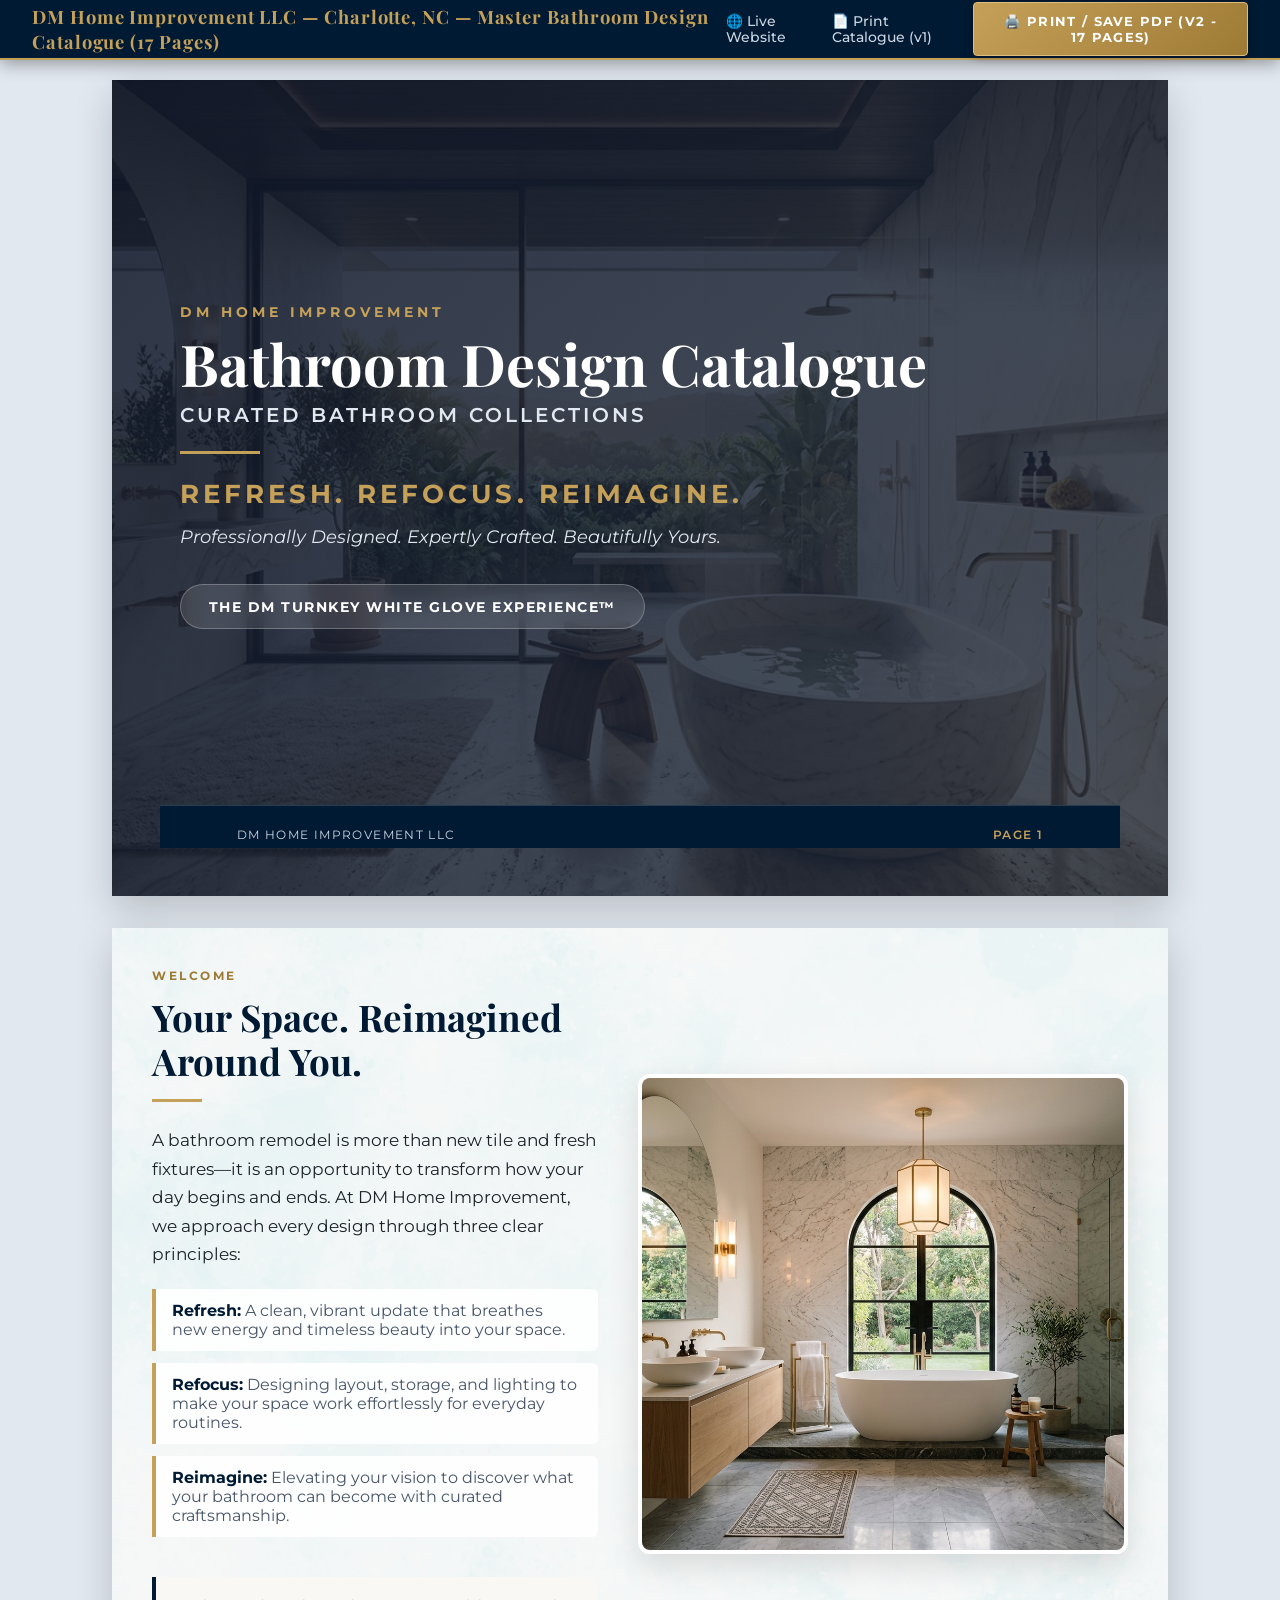
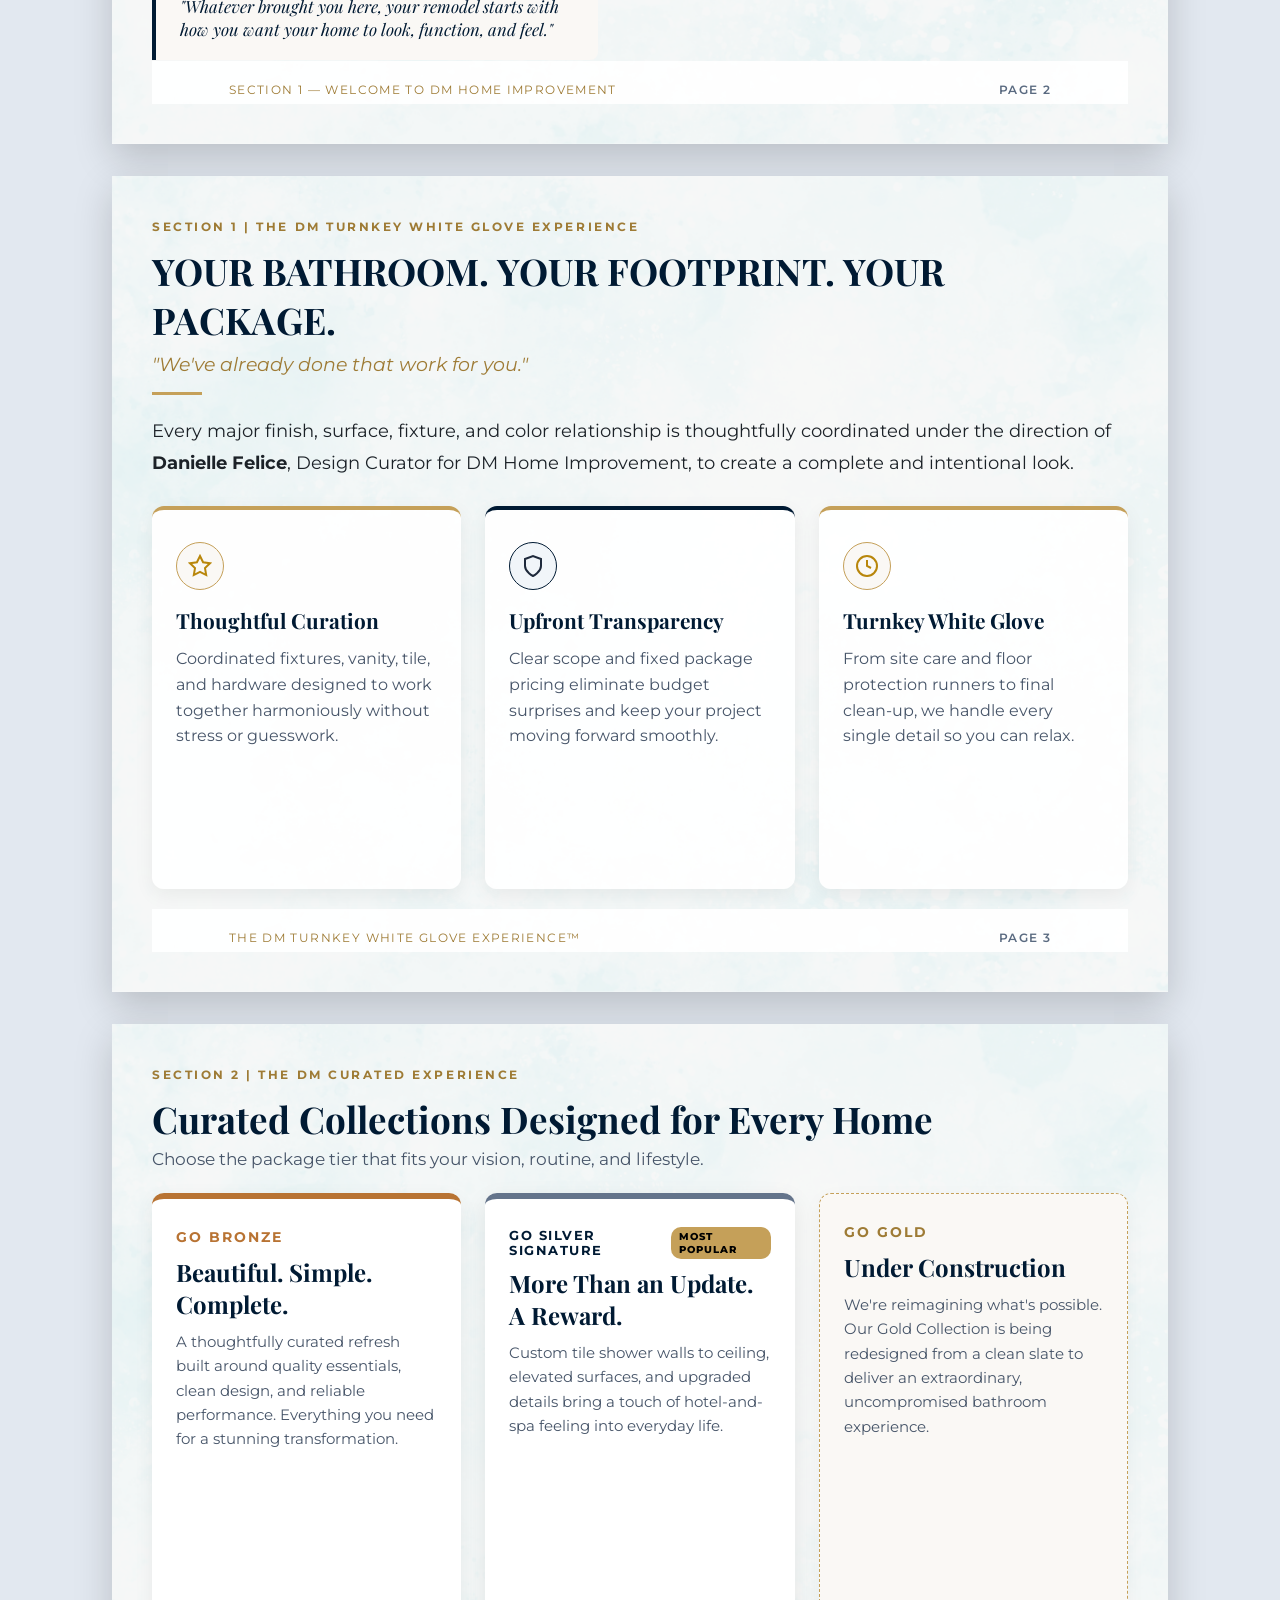
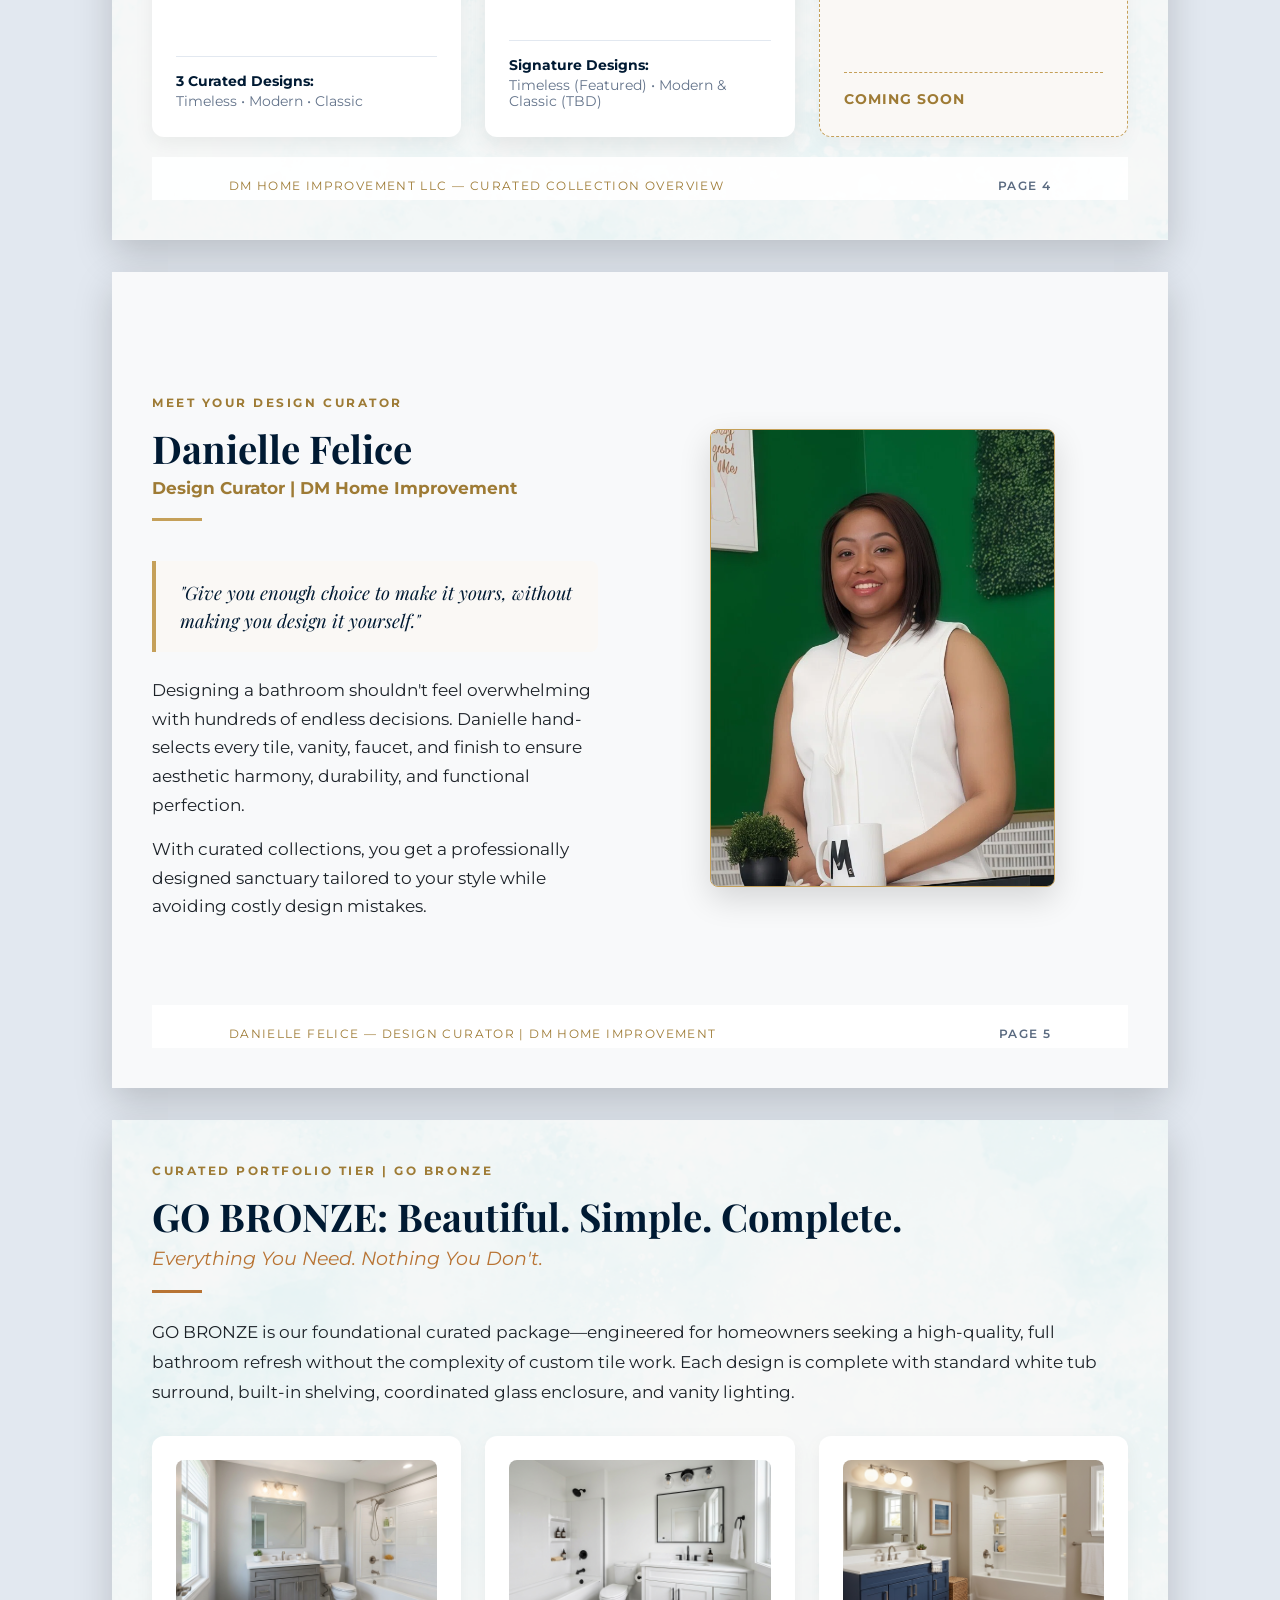
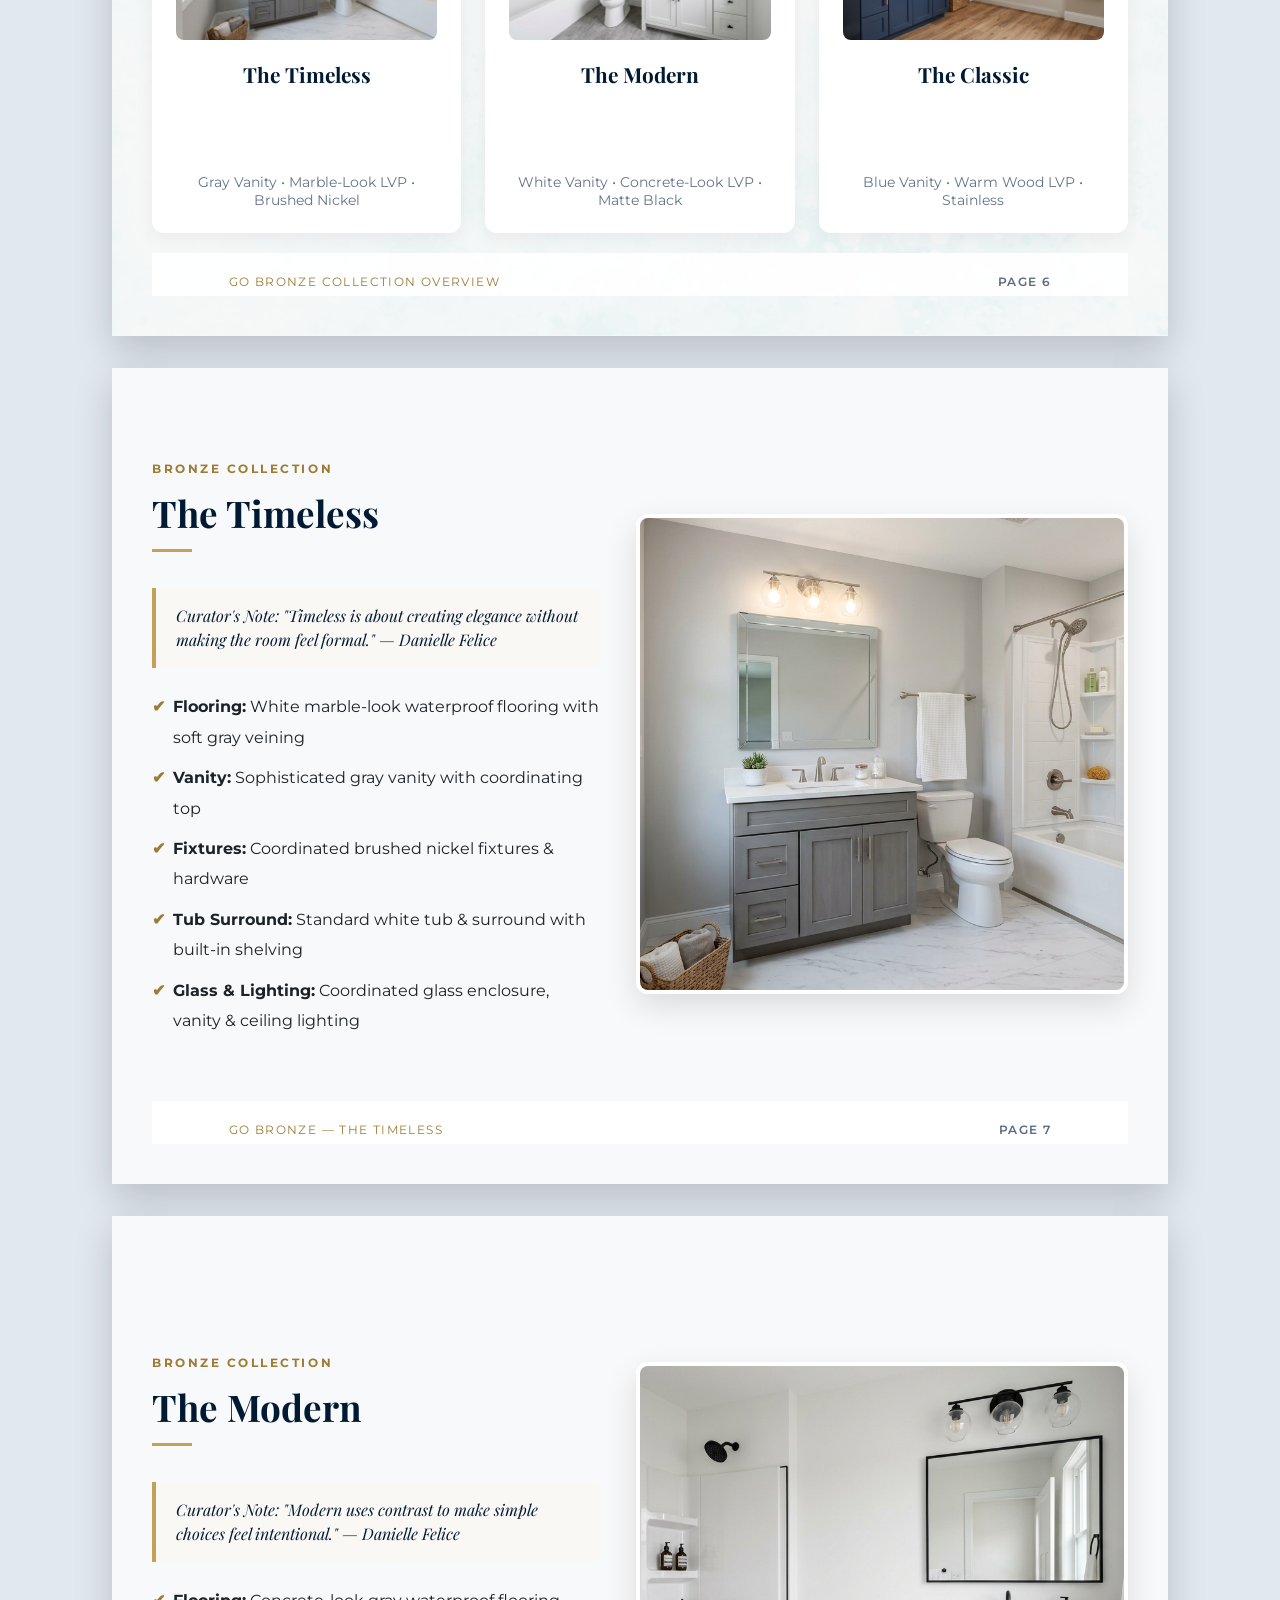
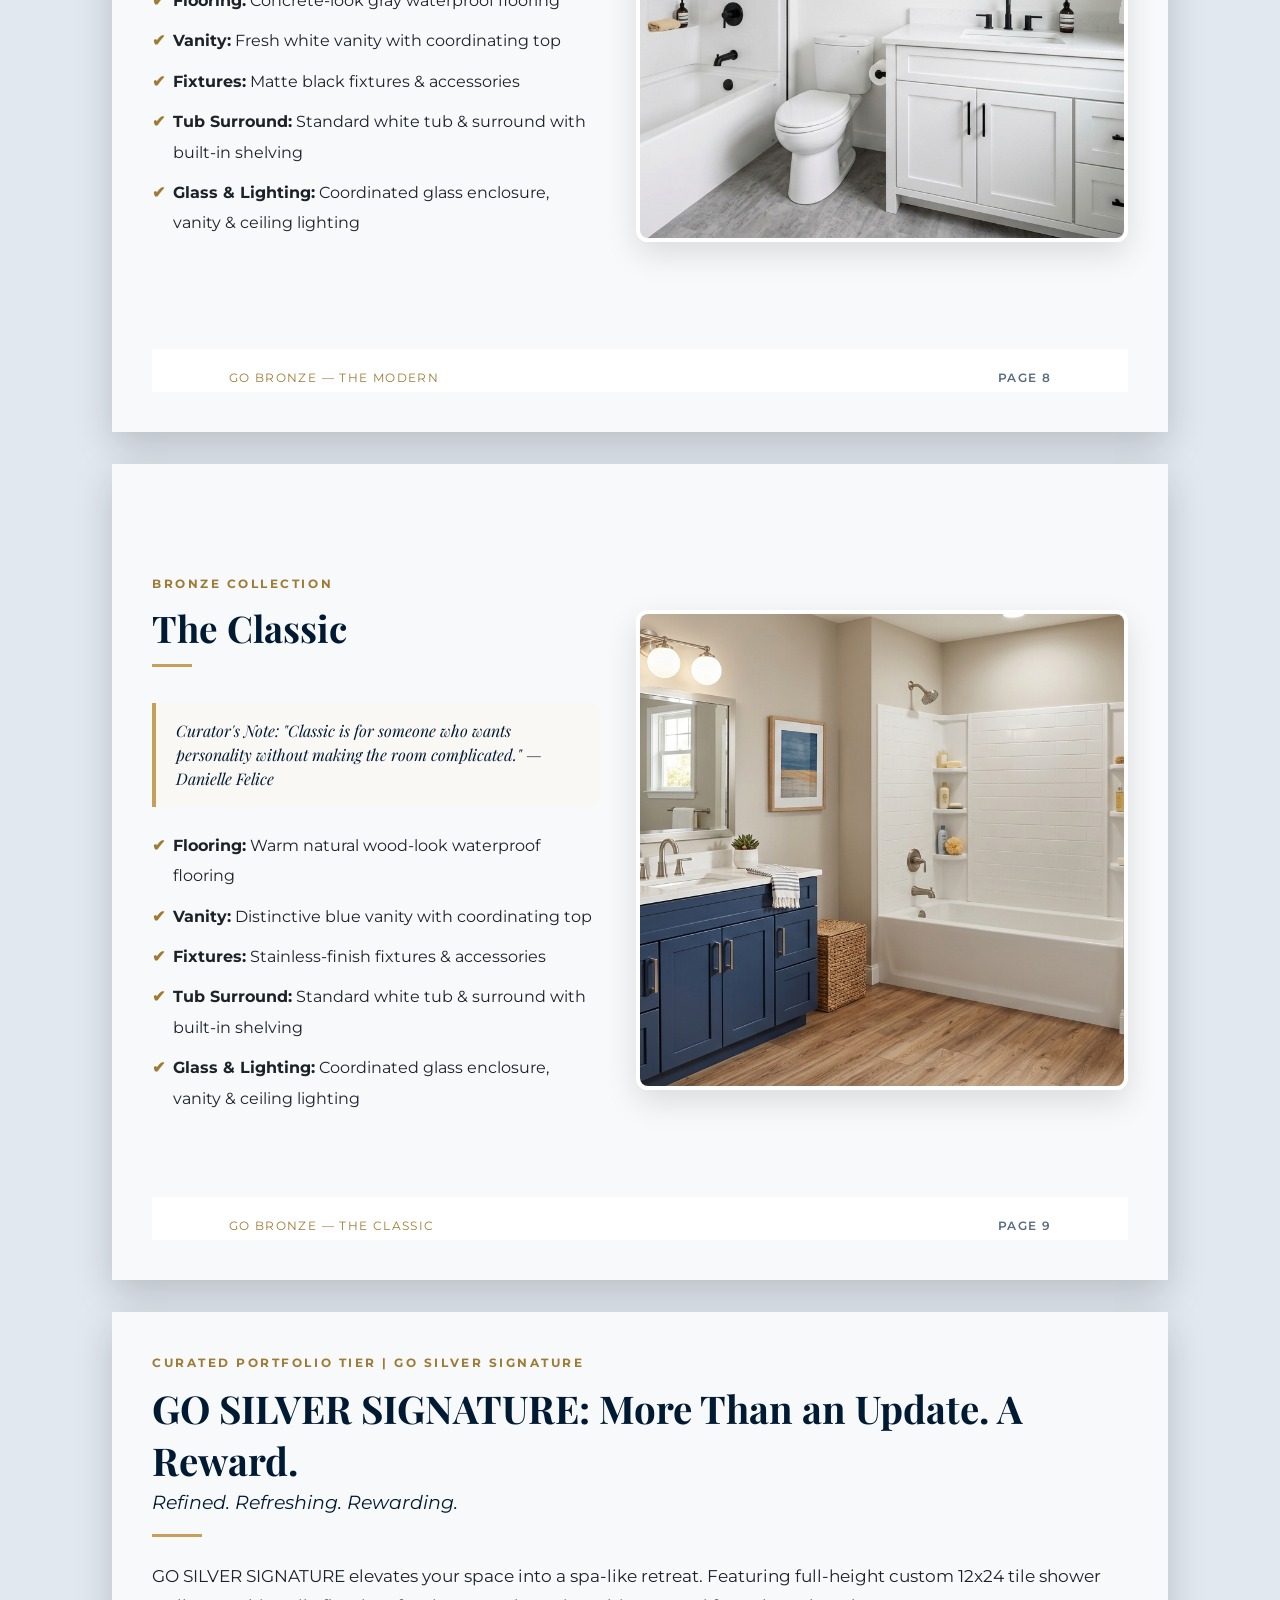
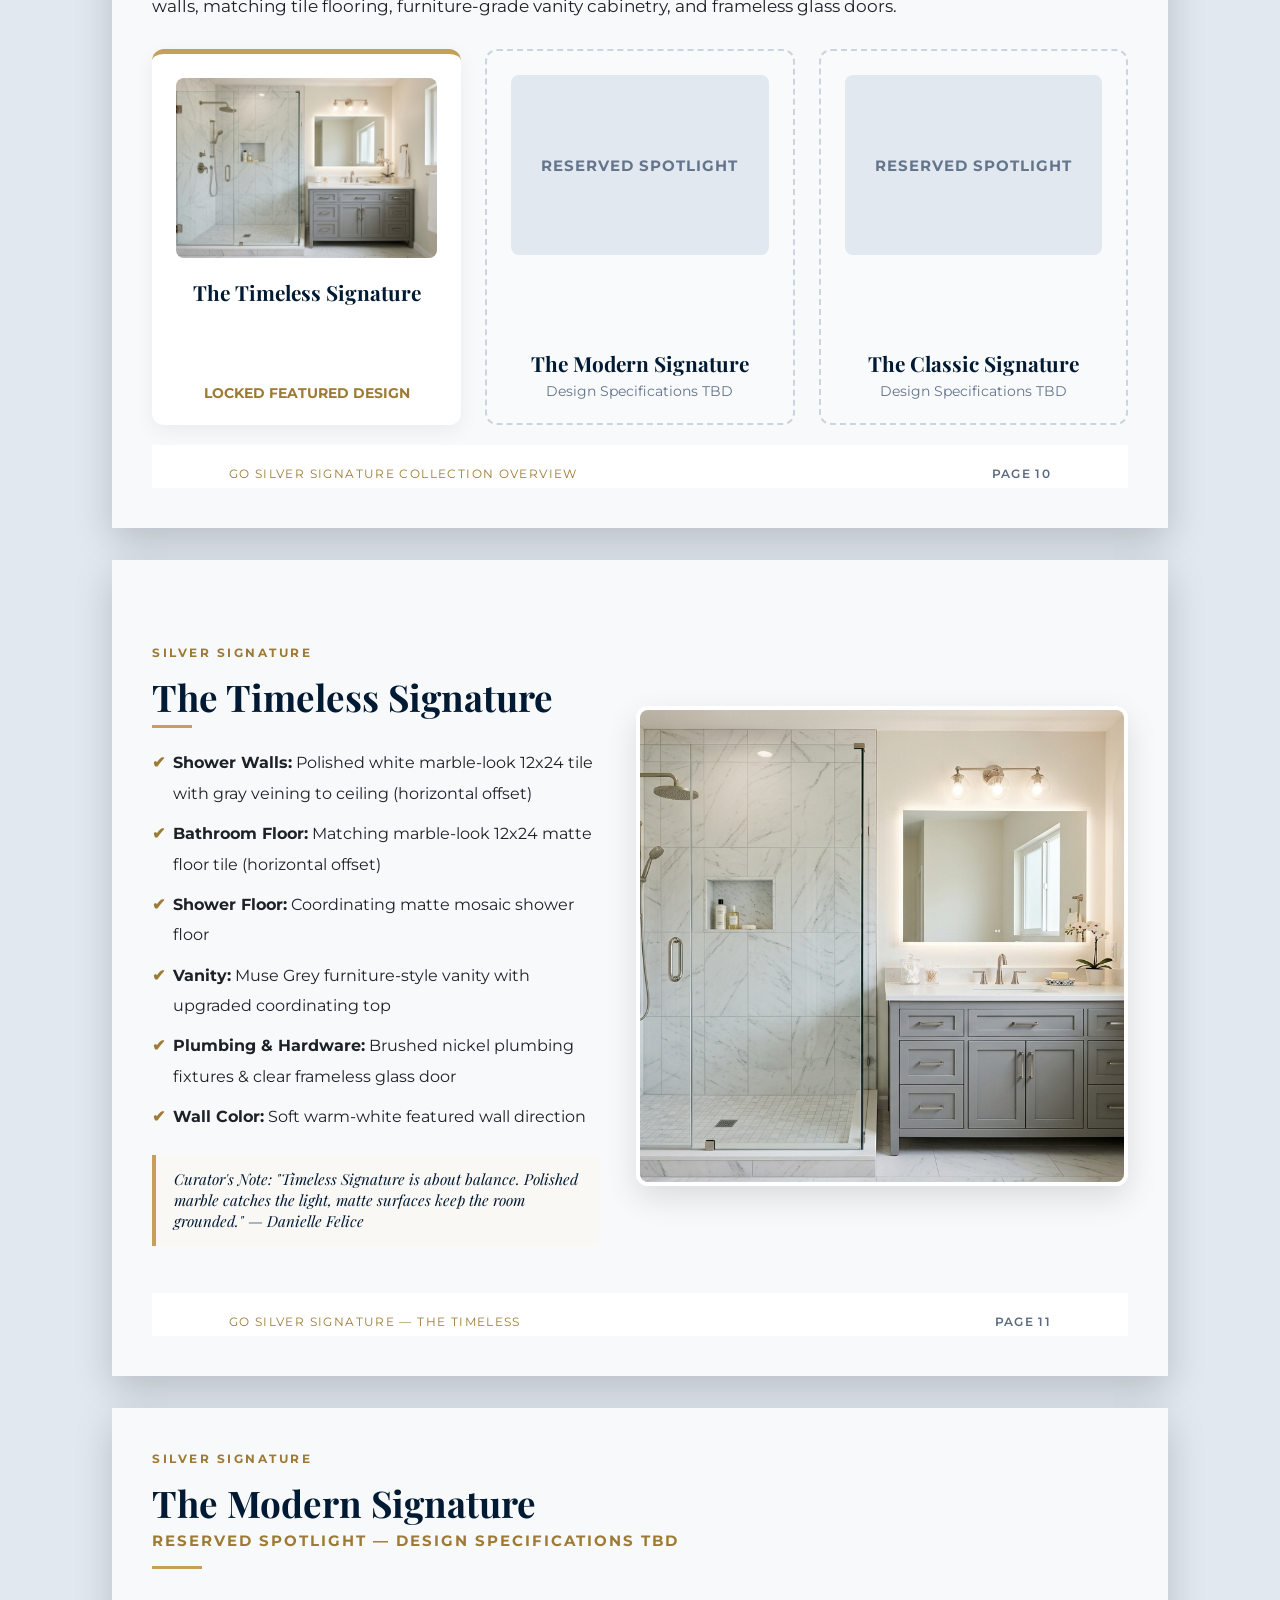
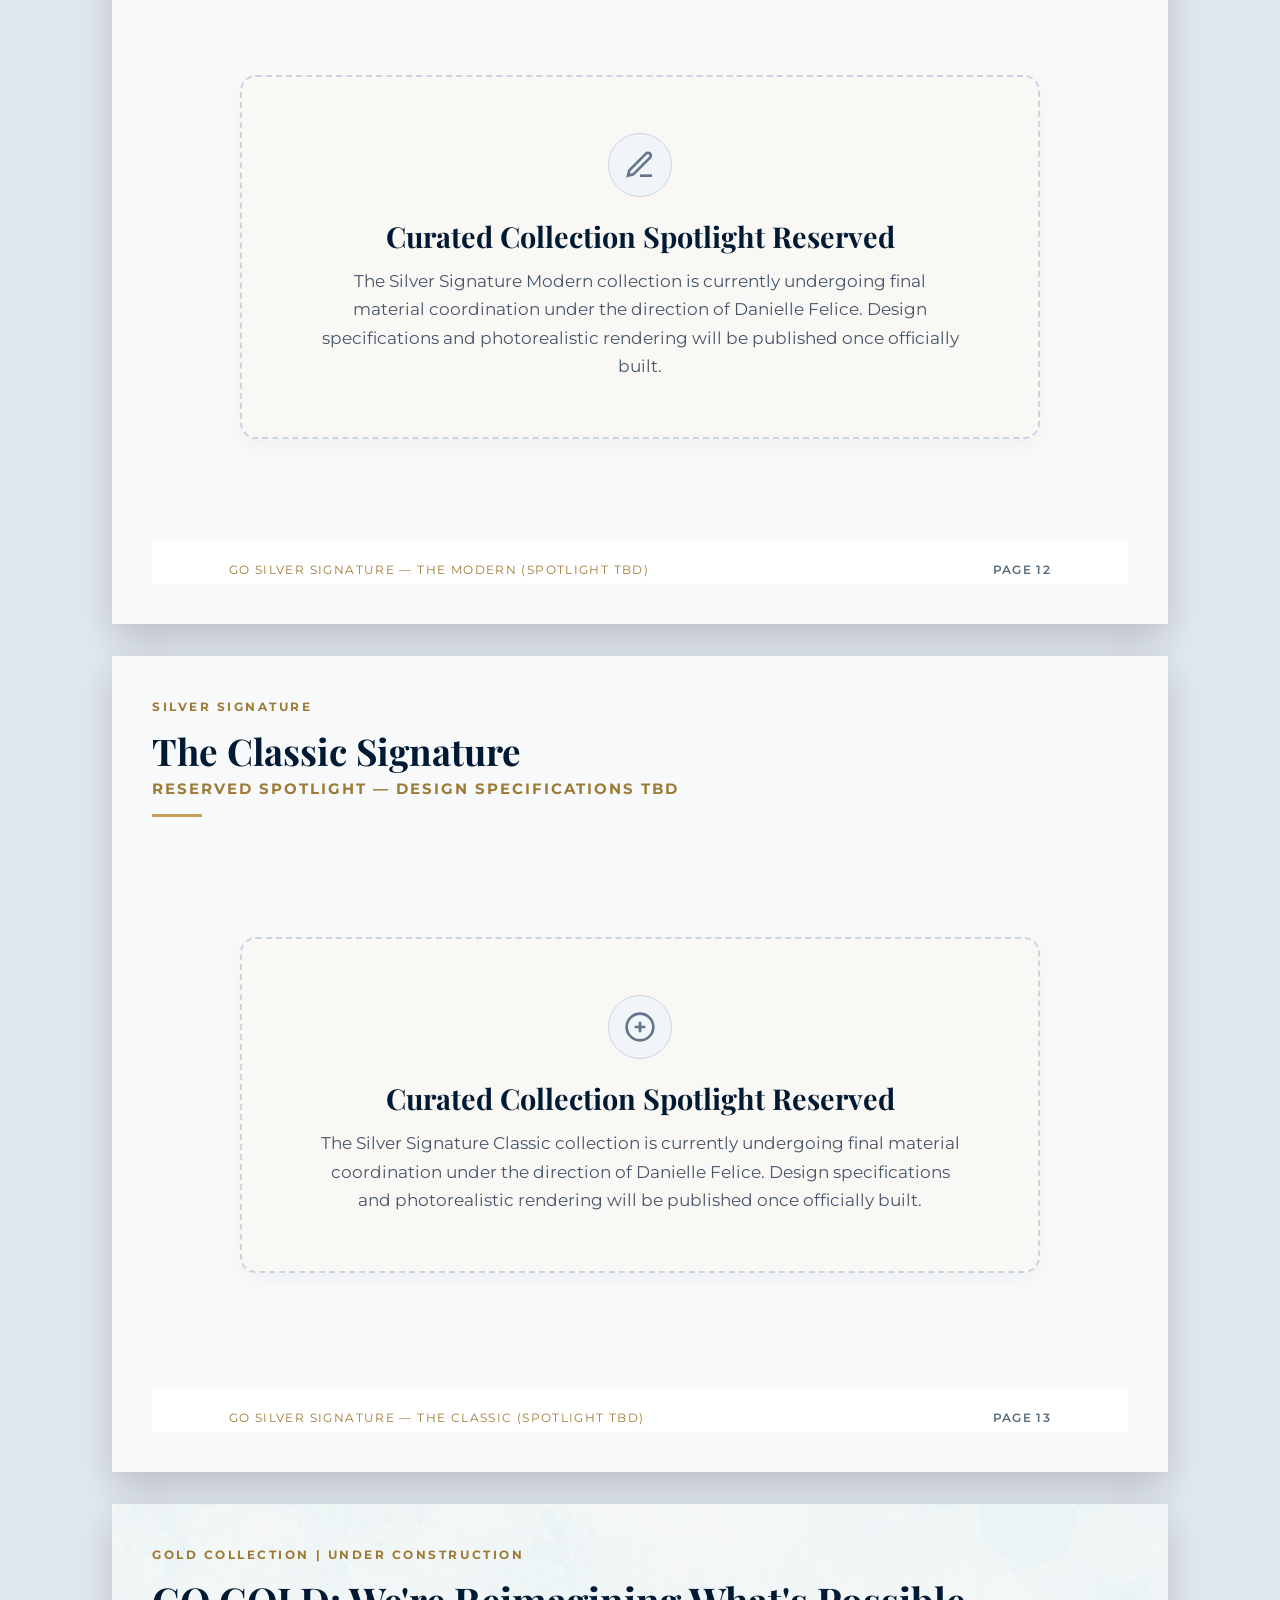
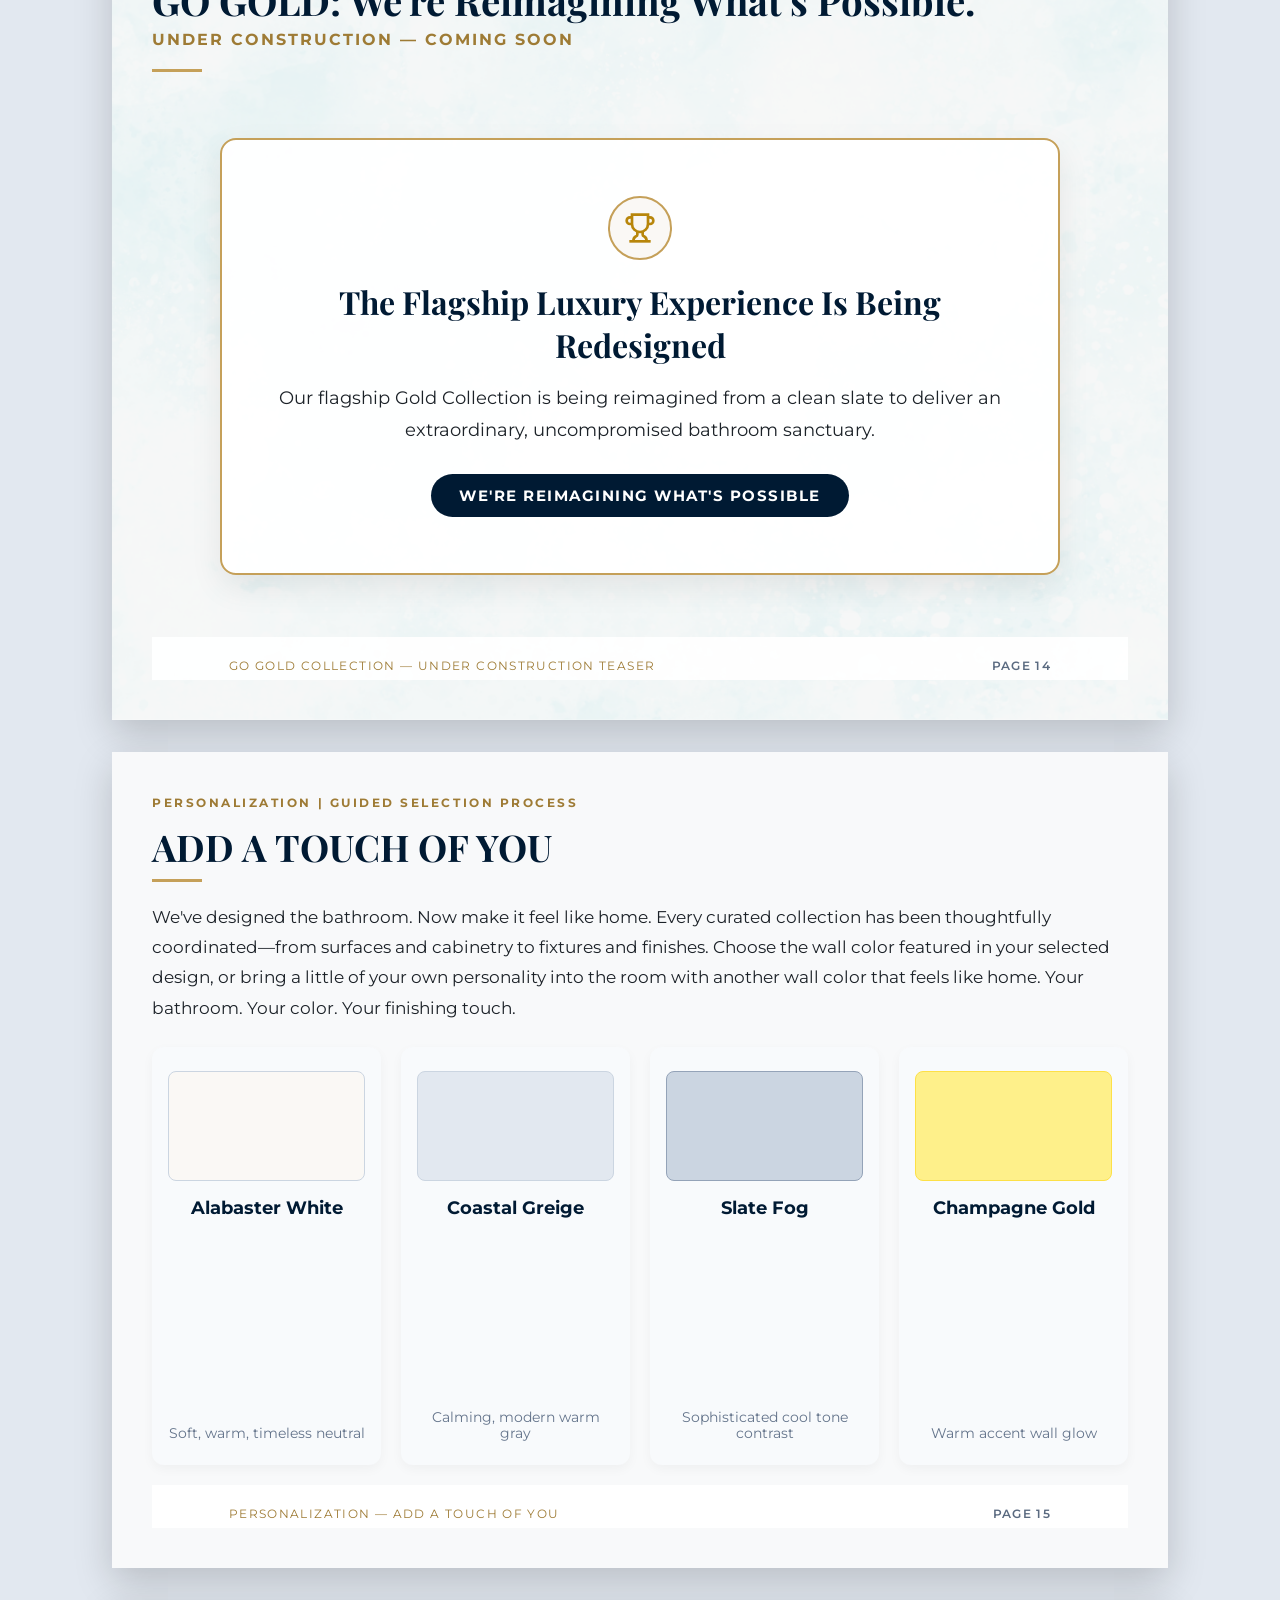
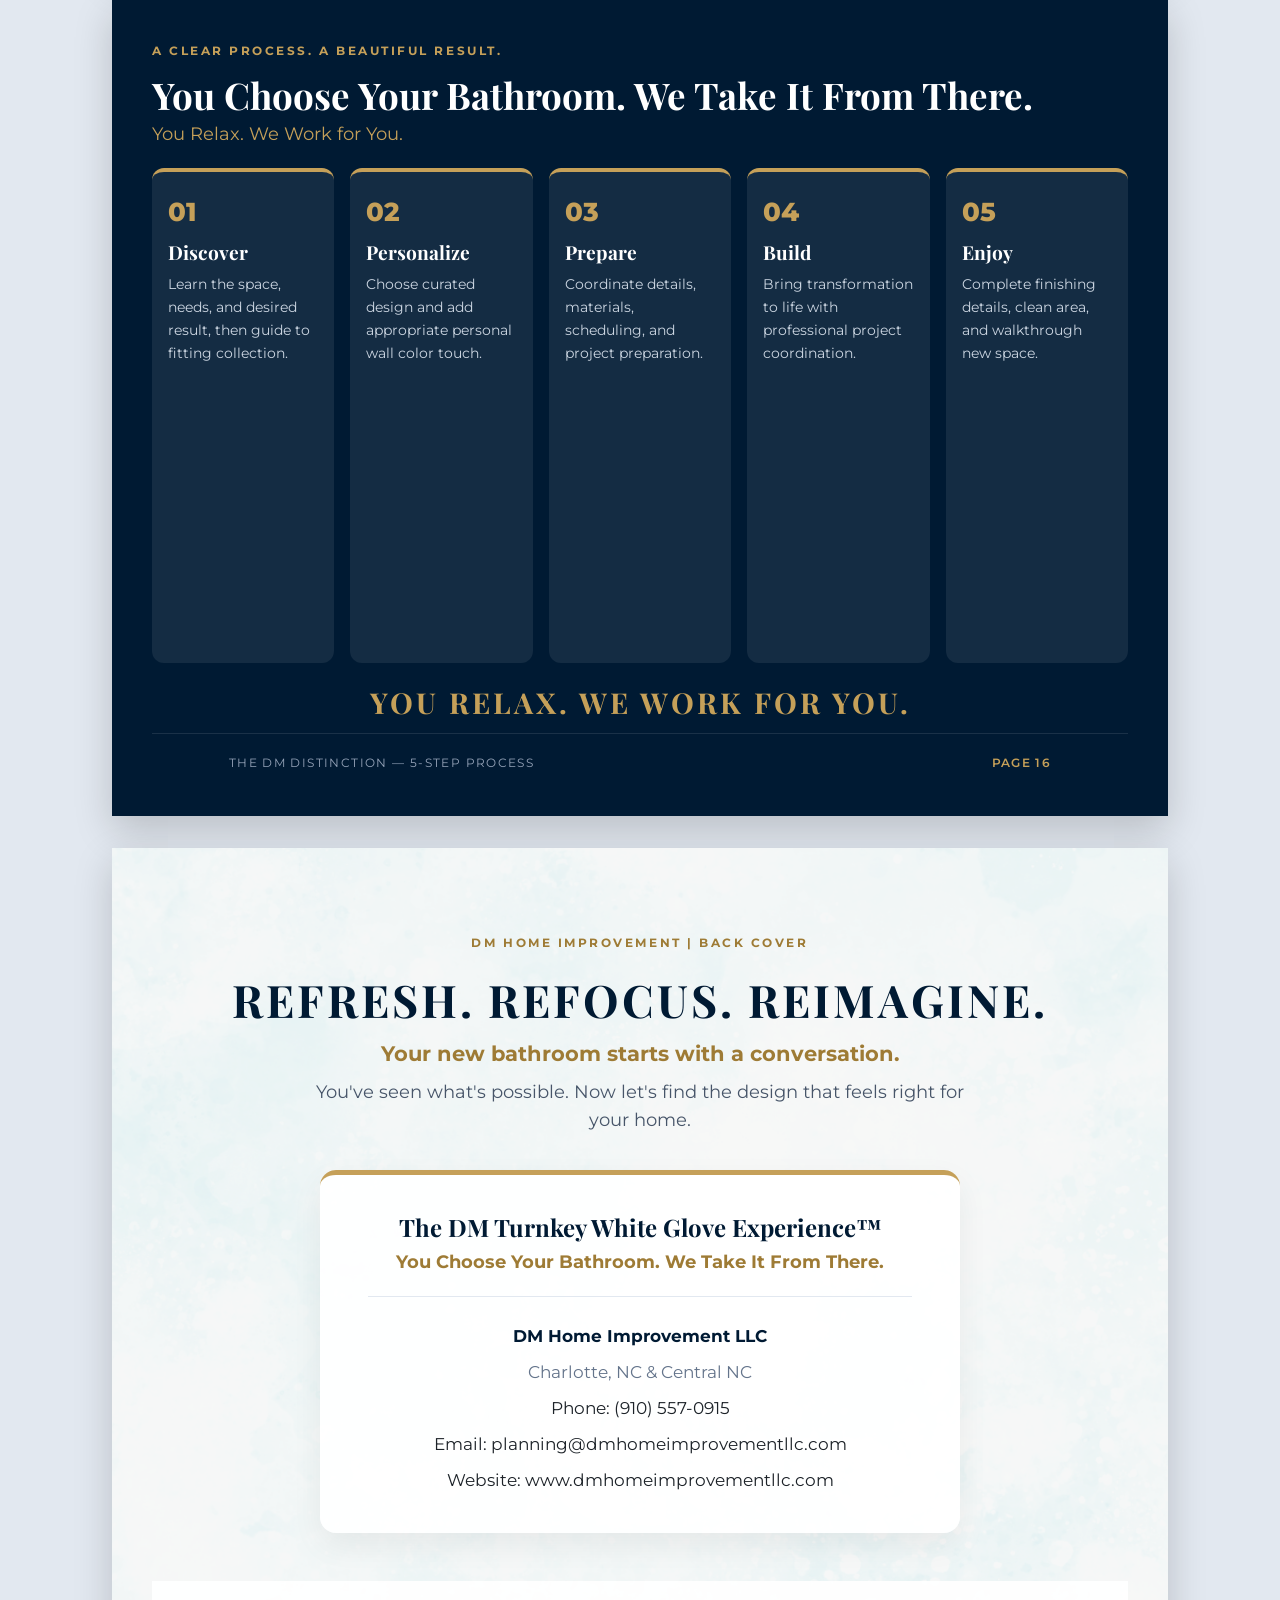
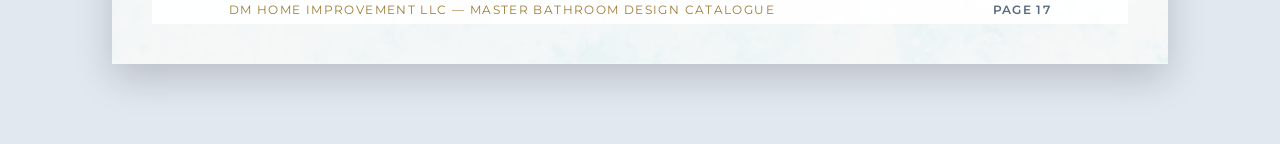
<file: print_v2.html>
<!DOCTYPE html>
<html lang="en">
<head>
  <meta charset="UTF-8">
  <meta name="viewport" content="width=device-width, initial-scale=1.0">
  <title>DM Home Improvement LLC — Charlotte, NC - 17-Page Master Luxury Bathroom Design Catalogue</title>
  <!-- Google Fonts -->
  <link rel="preconnect" href="https://fonts.googleapis.com">
  <link rel="preconnect" href="https://fonts.gstatic.com" crossorigin>
  <link href="https://fonts.googleapis.com/css2?family=Cormorant+Garamond:ital,wght@0,500;0,600;0,700;1,400;1,600&family=Montserrat:wght@300;400;500;600;700;800&family=Playfair+Display:ital,wght@0,500;0,600;0,700;1,400;1,600&display=swap" rel="stylesheet">
  
  <style>
    /* DESIGN SYSTEM COLOR PALETTE & TYPOGRAPHY */
    :root {
      --navy: #001A33;
      --navy-light: #00284D;
      --linen: #F8F9FA;
      --gold: #C5A059;
      --gold-light: #DFBE7B;
      --gold-dark: #9E7B35;
      --oxblood: #660000;
      --text-dark: #1C2228;
      --text-muted: #5A6A80;
      --border-subtle: #E2E8F0;
      --font-headline: 'Playfair Display', 'Cormorant Garamond', Georgia, serif;
      --font-sub: 'Montserrat', sans-serif;
      --font-body: 'Montserrat', sans-serif;
    }

    * {
      box-sizing: border-box;
      margin: 0;
      padding: 0;
      -webkit-print-color-adjust: exact !important;
      print-color-adjust: exact !important;
    }

    body {
      font-family: var(--font-body);
      background-color: #E2E8F0;
      color: var(--text-dark);
      margin: 0;
      padding: 0;
      -webkit-font-smoothing: antialiased;
    }

    /* SCREEN CONTROL TOOLBAR */
    .no-print-bar {
      position: fixed;
      top: 0;
      left: 0;
      right: 0;
      height: 60px;
      background: var(--navy);
      color: #FFFFFF;
      display: flex;
      justify-content: space-between;
      align-items: center;
      padding: 0 32px;
      z-index: 9999;
      box-shadow: 0 4px 16px rgba(0,0,0,0.35);
      border-bottom: 2px solid var(--gold);
    }

    .no-print-bar h2 {
      font-family: var(--font-headline);
      font-size: 1.15rem;
      color: var(--gold);
      letter-spacing: 0.05em;
    }

    .nav-v-links {
      display: flex;
      gap: 18px;
      align-items: center;
    }

    .nav-v-link {
      color: #CBD5E1;
      text-decoration: none;
      font-size: 0.85rem;
      font-weight: 500;
      transition: color 0.2s ease;
    }

    .nav-v-link:hover {
      color: var(--gold);
    }

    .print-btn {
      background: linear-gradient(135deg, var(--gold), var(--gold-dark));
      color: #FFFFFF;
      border: 1px solid var(--gold-light);
      padding: 10px 22px;
      border-radius: 4px;
      font-family: var(--font-sub);
      font-size: 0.82rem;
      font-weight: 700;
      letter-spacing: 0.1em;
      text-transform: uppercase;
      cursor: pointer;
      box-shadow: 0 2px 8px rgba(0,0,0,0.3);
      transition: all 0.2s ease;
    }

    .print-btn:hover {
      background: var(--gold-light);
      color: var(--navy);
      transform: translateY(-1px);
    }

    .pages-container {
      margin-top: 80px;
      display: flex;
      flex-direction: column;
      align-items: center;
      gap: 32px;
      padding-bottom: 80px;
    }

    /* 11" x 8.5" LANDSCAPE PAGE SPECIFICATION (PRESENTATION BOOK) */
    .page {
      width: 11in;
      height: 8.5in;
      background-color: var(--linen);
      position: relative;
      overflow: hidden;
      box-shadow: 0 14px 36px rgba(0,0,0,0.18);
      page-break-after: always;
      page-break-inside: avoid;
      display: flex;
      flex-direction: column;
      justify-content: space-between;
    }

    /* BACKGROUND IMAGE STYLING FOR BRANDED PAGES */
    .bg-page {
      background-image: url('assets/images/background.png');
      background-size: cover;
      background-position: center;
      background-repeat: no-repeat;
    }

    /* Overlay is light & clean (0.68) */
    .bg-page-overlay {
      position: absolute;
      top: 0; left: 0; right: 0; bottom: 0;
      background: rgba(248, 249, 250, 0.68);
      z-index: 1;
    }

    /* COMMON TYPOGRAPHY & UTILITIES */
    .page-tag {
      font-family: var(--font-sub);
      font-size: 0.72rem;
      letter-spacing: 0.22em;
      text-transform: uppercase;
      color: var(--gold-dark);
      font-weight: 700;
      margin-bottom: 6px;
      display: block;
    }

    .p-title {
      font-family: var(--font-headline);
      font-size: 2.1rem;
      color: var(--oxblood);
      letter-spacing: 0.01em;
      line-height: 1.2;
      margin-bottom: 10px;
    }

    .p-subtitle {
      font-family: var(--font-headline);
      font-size: 1.15rem;
      color: var(--navy);
      font-style: italic;
      margin-bottom: 12px;
      line-height: 1.35;
    }

    .p-body {
      font-size: 0.84rem;
      line-height: 1.55;
      color: #334155;
      margin-bottom: 12px;
    }

    /* UNIVERSAL BRAND SIGNATURE FOOTER */
    .page-footer {
      height: 0.45in;
      padding: 0 0.8in;
      display: flex;
      justify-content: space-between;
      align-items: center;
      font-family: var(--font-sub);
      font-size: 0.72rem;
      letter-spacing: 0.12em;
      text-transform: uppercase;
      color: var(--gold-dark);
      border-top: 1px solid rgba(197, 160, 89, 0.4);
      background-color: rgba(255, 255, 255, 0.95);
      z-index: 10;
      flex-shrink: 0;
    }

    .page-footer.dark-footer {
      background-color: var(--navy);
      color: var(--gold);
      border-top: 1px solid rgba(197, 160, 89, 0.4);
    }

    .page-footer span.page-num {
      font-weight: 600;
      color: var(--text-muted);
    }

    .page-footer.dark-footer span.page-num {
      color: #94A3B8;
    }

    /* PAGE 2 EDITORIAL CONSULTATION LAYOUT */
    .page2-editorial-grid {
      display: grid;
      grid-template-columns: 52% 48%;
      gap: 0.45in;
      align-items: center;
      height: calc(8.5in - 0.45in);
      padding: 0.6in 0.8in 0.2in 0.8in;
      position: relative;
      z-index: 2;
    }

    .page2-photo-wrap {
      width: 100%;
      height: 5.4in;
      border-radius: 12px;
      overflow: hidden;
      box-shadow: 0 12px 32px rgba(0,0,0,0.14);
      border: 1px solid var(--border-subtle);
    }

    .page2-photo-wrap img {
      width: 100%;
      height: 100%;
      object-fit: cover;
      display: block;
    }

    .page2-quote-box {
      border-left: 3px solid var(--gold);
      padding-left: 14px;
      margin-top: 16px;
    }

    .page2-quote-box p {
      font-family: var(--font-headline);
      font-size: 1.05rem;
      font-style: italic;
      color: var(--navy);
      line-height: 1.4;
    }

    /* 70/30 FULL-HEIGHT SPLIT LAYOUT */
    .page-design-split {
      display: grid;
      grid-template-columns: 70% 30%;
      height: calc(8.5in - 0.45in);
      overflow: hidden;
    }

    .design-img-col {
      width: 100%;
      height: 100%;
      position: relative;
    }

    .design-img-col img {
      width: 100%;
      height: 100%;
      object-fit: cover;
      display: block;
    }

    .design-img-badge {
      position: absolute;
      top: 14px;
      left: 14px;
      background: rgba(0, 26, 51, 0.88);
      color: var(--gold);
      padding: 5px 12px;
      border-radius: 4px;
      font-size: 0.68rem;
      font-weight: 700;
      letter-spacing: 0.14em;
      text-transform: uppercase;
      border: 1px solid var(--gold);
      backdrop-filter: blur(4px);
    }

    .design-sidebar {
      background-color: #FFFFFF;
      padding: 0.4in 0.35in 0.25in 0.35in;
      display: flex;
      flex-direction: column;
      justify-content: space-between;
      border-left: 1px solid var(--border-subtle);
    }

    .design-name {
      font-family: var(--font-headline);
      font-size: 2.1rem;
      color: var(--oxblood);
      margin-bottom: 2px;
      line-height: 1.1;
    }

    .design-tag {
      font-family: var(--font-sub);
      font-size: 0.75rem;
      letter-spacing: 0.15em;
      text-transform: uppercase;
      color: var(--gold-dark);
      font-weight: 600;
      margin-bottom: 12px;
    }

    .sidebar-section-title {
      font-family: var(--font-sub);
      font-size: 0.72rem;
      letter-spacing: 0.15em;
      text-transform: uppercase;
      font-weight: 700;
      color: var(--navy);
      margin-bottom: 8px;
      border-bottom: 1px solid var(--gold);
      padding-bottom: 3px;
    }

    .sidebar-list {
      list-style: none;
      margin-bottom: 14px;
      display: flex;
      flex-direction: column;
      gap: 7px;
    }

    .sidebar-list li {
      font-size: 0.78rem;
      color: #334155;
      line-height: 1.4;
      display: flex;
      align-items: center;
      gap: 6px;
    }

    .sidebar-list li::before {
      content: '•';
      color: var(--gold);
      font-weight: bold;
      font-size: 1.1rem;
    }

    .sidebar-list li strong {
      color: var(--navy);
      font-weight: 600;
    }

    .curator-note-card {
      background: #FAF7F0;
      border-left: 3px solid var(--gold);
      padding: 8px 10px;
      border-radius: 4px;
      margin-bottom: 8px;
    }

    .curator-note-card p {
      font-family: var(--font-headline);
      font-size: 0.78rem;
      font-style: italic;
      color: var(--navy);
      line-height: 1.35;
      margin-bottom: 3px;
    }

    .curator-note-card span {
      font-family: var(--font-sub);
      font-size: 0.65rem;
      font-weight: 700;
      color: var(--gold-dark);
      text-transform: uppercase;
      letter-spacing: 0.08em;
    }

    .personalize-note-box {
      background: var(--linen);
      border: 1px solid var(--border-subtle);
      padding: 8px 10px;
      border-radius: 6px;
      font-size: 0.72rem;
      color: #475569;
      line-height: 1.4;
    }

    /* PAGE 1: LUXURY COVER */
    .page-1 {
      background-color: var(--navy);
      color: #FFFFFF;
    }

    .p1-bg-img {
      position: absolute;
      top: 0; left: 0; width: 100%; height: 100%;
      object-fit: cover;
      opacity: 0.65;
    }

    .p1-overlay {
      position: absolute;
      top: 0; left: 0; width: 100%; height: 100%;
      background: linear-gradient(to bottom, rgba(0,26,51,0.78) 0%, rgba(0,26,51,0.48) 50%, rgba(0,26,51,0.94) 100%);
      display: flex;
      flex-direction: column;
      justify-content: space-between;
      align-items: center;
      padding: 0.8in 1in 0.4in 1in;
      text-align: center;
    }

    .p1-header-logo {
      height: 120px;
      width: auto;
      background: transparent !important;
      padding: 0 !important;
      border-radius: 0 !important;
      box-shadow: none !important;
      filter: drop-shadow(0 6px 16px rgba(0,0,0,0.6));
    }

    .p1-title {
      font-family: var(--font-headline);
      font-size: 3.2rem;
      color: var(--gold);
      letter-spacing: 0.06em;
      margin-bottom: 8px;
      text-transform: uppercase;
      text-shadow: 0 2px 12px rgba(0,0,0,0.6);
    }

    .p1-subtitle {
      font-family: var(--font-sub);
      font-size: 1.1rem;
      letter-spacing: 0.28em;
      text-transform: uppercase;
      color: #F9F9F9;
      font-weight: 300;
      margin-bottom: 8px;
    }

    .p1-tagline-small {
      font-size: 0.85rem;
      color: #E2E8F0;
      letter-spacing: 0.08em;
    }

    /* EDITORIAL SPREADS */
    .editorial-page-content {
      position: relative;
      z-index: 2;
      padding: 0.6in 0.8in 0.2in 0.8in;
      height: calc(8.5in - 0.45in);
      display: flex;
      flex-direction: column;
      justify-content: space-between;
    }

    .editorial-grid-2col {
      display: grid;
      grid-template-columns: 1fr 1fr;
      gap: 0.4in;
      align-items: center;
    }

    .editorial-card {
      background: rgba(255, 255, 255, 0.94);
      backdrop-filter: blur(8px);
      padding: 16px 20px;
      border-radius: 8px;
      border: 1px solid var(--border-subtle);
      box-shadow: 0 4px 14px rgba(0,0,0,0.04);
    }

    .editorial-card h4 {
      font-family: var(--font-headline);
      font-size: 1.15rem;
      color: var(--navy);
      margin-bottom: 6px;
    }

    .editorial-card p {
      font-size: 0.8rem;
      color: #475569;
      line-height: 1.5;
    }

    .editorial-text-box {
      background: rgba(255, 255, 255, 0.92);
      backdrop-filter: blur(8px);
      padding: 18px 20px;
      border-radius: 8px;
      border: 1px solid var(--border-subtle);
      box-shadow: 0 4px 14px rgba(0,0,0,0.04);
    }

    .editorial-highlight-box {
      background: rgba(0, 26, 51, 0.92);
      backdrop-filter: blur(8px);
      color: #FFFFFF;
      padding: 18px 24px;
      border-radius: 8px;
      border-left: 4px solid var(--gold);
      margin-top: 14px;
    }

    .editorial-highlight-box h4 {
      font-family: var(--font-sub);
      font-size: 0.78rem;
      letter-spacing: 0.18em;
      text-transform: uppercase;
      color: var(--gold);
      margin-bottom: 4px;
    }

    .editorial-highlight-box p {
      font-size: 0.82rem;
      line-height: 1.5;
      color: #E2E8F0;
    }

    /* PAGE 5: MEET YOUR DESIGN CURATOR */
    .curator-page-grid {
      display: grid;
      grid-template-columns: 45% 55%;
      gap: 0.5in;
      align-items: center;
      height: calc(8.5in - 0.45in);
      padding: 0.6in 0.8in 0.2in 0.8in;
    }

    .curator-img-wrap {
      width: 100%;
      height: 5.6in;
      border-radius: 8px;
      overflow: hidden;
      box-shadow: 0 10px 28px rgba(0,0,0,0.16);
      border: 2px solid var(--gold);
    }

    .curator-img-wrap img {
      width: 100%;
      height: 100%;
      object-fit: cover;
      object-position: center 15%;
      display: block;
    }

    .curator-content-wrap {
      display: flex;
      flex-direction: column;
      justify-content: center;
    }

    .curator-quote-callout {
      background: #FAF7F0;
      border-left: 4px solid var(--gold);
      padding: 14px 18px;
      border-radius: 6px;
      margin: 12px 0;
    }

    .curator-quote-callout p {
      font-family: var(--font-headline);
      font-size: 1.02rem;
      font-style: italic;
      color: var(--navy);
      line-height: 1.45;
    }

    .curator-sig-block {
      margin-top: 8px;
      border-top: 1px solid var(--border-subtle);
      padding-top: 8px;
    }

    .curator-sig-block h4 {
      font-family: var(--font-headline);
      font-size: 1.25rem;
      color: var(--oxblood);
    }

    .curator-sig-block p {
      font-family: var(--font-sub);
      font-size: 0.78rem;
      letter-spacing: 0.12em;
      text-transform: uppercase;
      color: var(--gold-dark);
      font-weight: 600;
    }

    /* OVERVIEW TIERS GRID (PAGE 4 & PAGE 6) */
    .tier-cards-3col {
      display: grid;
      grid-template-columns: repeat(3, 1fr);
      gap: 16px;
      margin-top: 12px;
    }

    .tier-summary-card {
      background: rgba(255, 255, 255, 0.94);
      backdrop-filter: blur(8px);
      padding: 16px 14px;
      border-radius: 8px;
      border: 1px solid var(--border-subtle);
      box-shadow: 0 4px 12px rgba(0,0,0,0.04);
      display: flex;
      flex-direction: column;
      justify-content: space-between;
    }

    .tier-summary-card.gold-card {
      border: 1px solid var(--gold);
      background: rgba(255, 255, 255, 0.96);
    }

    .tier-summary-card h3 {
      font-family: var(--font-headline);
      font-size: 1.35rem;
      color: var(--navy);
      margin-bottom: 4px;
    }

    .tier-summary-card.gold-card h3 {
      color: var(--oxblood);
    }

    .tier-summary-card .tier-subtag {
      font-family: var(--font-sub);
      font-size: 0.7rem;
      letter-spacing: 0.15em;
      text-transform: uppercase;
      color: var(--gold-dark);
      font-weight: 700;
      margin-bottom: 8px;
      display: block;
    }

    .tier-summary-card ul {
      list-style: none;
      font-size: 0.73rem;
      color: #475569;
      display: flex;
      flex-direction: column;
      gap: 5px;
      margin-top: 8px;
    }

    .tier-summary-card ul li::before {
      content: '✓ ';
      color: var(--gold-dark);
      font-weight: bold;
    }

    /* PAGE 13: GOLD SPA STANDARDS */
    .gold-page-layout {
      padding: 0.45in 0.7in 0.2in 0.7in;
      height: calc(8.5in - 0.45in);
      display: flex;
      flex-direction: column;
      justify-content: space-between;
    }

    .gold-hero-top {
      height: 62%;
      width: 100%;
      position: relative;
      border-radius: 8px;
      overflow: hidden;
      box-shadow: 0 8px 24px rgba(0,0,0,0.18);
      border: 2px solid var(--gold);
    }

    .gold-hero-top img {
      width: 100%;
      height: 100%;
      object-fit: cover;
      display: block;
    }

    .gold-hero-badge {
      position: absolute;
      top: 14px;
      left: 14px;
      background: rgba(0, 26, 51, 0.90);
      color: var(--gold);
      padding: 6px 14px;
      border-radius: 4px;
      font-size: 0.72rem;
      font-weight: 700;
      letter-spacing: 0.14em;
      text-transform: uppercase;
      border: 1px solid var(--gold);
      backdrop-filter: blur(4px);
    }

    .gold-bottom-section {
      height: 35%;
      display: flex;
      flex-direction: column;
      justify-content: space-between;
      margin-top: 2%;
    }

    .gold-spec-badges-row {
      display: grid;
      grid-template-columns: repeat(4, 1fr);
      gap: 10px;
    }

    .g-badge-box {
      background: #FFFFFF;
      border: 1px solid var(--border-subtle);
      border-left: 3px solid var(--gold);
      padding: 6px 10px;
      border-radius: 5px;
    }

    .g-badge-box h6 {
      font-family: var(--font-sub);
      font-size: 0.7rem;
      font-weight: 700;
      color: var(--navy);
      text-transform: uppercase;
      margin-bottom: 2px;
    }

    .g-badge-box p {
      font-size: 0.67rem;
      color: #64748B;
      line-height: 1.25;
    }

    .comp-table {
      width: 100%;
      border-collapse: collapse;
      font-size: 0.72rem;
      background: #FFFFFF;
      border-radius: 6px;
      overflow: hidden;
      box-shadow: 0 2px 8px rgba(0,0,0,0.04);
      border: 1px solid var(--border-subtle);
    }

    .comp-table th, .comp-table td {
      padding: 6px 10px;
      border: 1px solid #CBD5E1;
      text-align: left;
    }

    .comp-table th {
      background: var(--navy);
      color: #FFFFFF;
      font-family: var(--font-sub);
      font-weight: 600;
      font-size: 0.68rem;
      letter-spacing: 0.05em;
    }

    .comp-table tr:nth-child(even) {
      background-color: #F8FAFC;
    }

    /* PAGE 14: TECHNICAL TRADE STANDARDS MANUAL */
    .trade-standards-grid {
      display: grid;
      grid-template-columns: 1fr 1fr;
      gap: 0.3in;
      margin-top: 10px;
    }

    .trade-rule-box {
      background: #FFFFFF;
      padding: 12px 14px;
      border-radius: 6px;
      border: 1px solid var(--border-subtle);
      border-left: 3px solid var(--navy);
    }

    .trade-rule-box h4 {
      font-family: var(--font-sub);
      font-size: 0.76rem;
      font-weight: 700;
      letter-spacing: 0.1em;
      text-transform: uppercase;
      color: var(--navy);
      margin-bottom: 4px;
    }

    .trade-rule-box p {
      font-size: 0.72rem;
      color: #475569;
      line-height: 1.4;
    }

    /* PAGE 15 & 16: PERSONALIZATION & TIMELINE */
    .personalization-steps-grid {
      display: grid;
      grid-template-columns: 1fr 1fr;
      gap: 0.4in;
      align-items: center;
    }

    .process-timeline-5step {
      display: grid;
      grid-template-columns: repeat(5, 1fr);
      gap: 12px;
      margin-top: 24px;
      position: relative;
    }

    .process-timeline-5step::before {
      content: '';
      position: absolute;
      top: 20px;
      left: 10%;
      right: 10%;
      height: 2px;
      background: var(--gold);
      z-index: 1;
    }

    .timeline-step-item {
      display: flex;
      flex-direction: column;
      align-items: center;
      text-align: center;
      position: relative;
      z-index: 2;
    }

    .step-circle-num {
      width: 42px;
      height: 42px;
      background: var(--navy);
      border: 2px solid var(--gold);
      color: var(--gold);
      border-radius: 50%;
      display: flex;
      align-items: center;
      justify-content: center;
      font-family: var(--font-headline);
      font-size: 1.1rem;
      font-weight: 700;
      margin-bottom: 10px;
    }

    .timeline-step-item h4 {
      font-family: var(--font-sub);
      font-size: 0.75rem;
      font-weight: 700;
      letter-spacing: 0.1em;
      text-transform: uppercase;
      color: var(--gold);
      margin-bottom: 4px;
    }

    .timeline-step-item p {
      font-size: 0.68rem;
      color: #CBD5E1;
      line-height: 1.35;
    }

    /* PAGE 17: FAQ & BACK COVER */
    .faq-grid-4col {
      display: grid;
      grid-template-columns: 1fr 1fr;
      gap: 0.3in;
      margin-top: 10px;
    }

    .faq-item-box {
      background: rgba(255, 255, 255, 0.94);
      backdrop-filter: blur(8px);
      padding: 12px 14px;
      border-radius: 6px;
      border: 1px solid var(--border-subtle);
    }

    .faq-item-box h5 {
      font-family: var(--font-headline);
      font-size: 0.95rem;
      color: var(--oxblood);
      margin-bottom: 3px;
    }

    .faq-item-box p {
      font-size: 0.74rem;
      color: #475569;
      line-height: 1.4;
    }

    .p16-closing-row {
      border-top: 1px solid var(--gold);
      padding-top: 12px;
      display: flex;
      justify-content: space-between;
      align-items: center;
      margin-top: 14px;
      background: rgba(255, 255, 255, 0.92);
      backdrop-filter: blur(8px);
      padding: 10px 16px;
      border-radius: 6px;
    }

    .p16-logo-img {
      height: 110px;
      width: auto;
      background: transparent !important;
      padding: 0 !important;
      border-radius: 0 !important;
      box-shadow: none !important;
      border: none !important;
      filter: drop-shadow(0 4px 10px rgba(0,0,0,0.25));
    }

    /* PRINT MEDIA QUERY */
    @media print {
      .no-print-bar {
        display: none !important;
      }
      body {
        background-color: #FFFFFF;
      }
      .pages-container {
        margin-top: 0;
        padding-bottom: 0;
        gap: 0;
      }
      .page {
        box-shadow: none;
        margin: 0;
        width: 11in;
        height: 8.5in;
      }
      @page {
        size: 11in 8.5in;
        margin: 0;
      }
    }
  </style>
</head>
<body>

  <!-- Screen Toolbar -->
  <div class="no-print-bar">
    <h2>DM Home Improvement LLC — Charlotte, NC — Master Bathroom Design Catalogue (17 Pages)</h2>
    <div class="nav-v-links">
      <a href="index.html" class="nav-v-link">🌐 Live Website</a>
      <a href="print.html" class="nav-v-link">📄 Print Catalogue (v1)</a>
      <button class="print-btn" onclick="window.print()">🖨️ Print / Save PDF (v2 - 17 Pages)</button>
    </div>
  </div>

  <div class="pages-container">

    <!-- PAGE 1: COVER -->
    <div class="page page-1" style="background: url('assets/images/v3_page_1_img_2.jpeg') center/cover no-repeat; display: flex; flex-direction: column; justify-content: space-between; padding: 48px; position: relative;">
        <div style="position: absolute; inset: 0; background: linear-gradient(135deg, rgba(15,23,42,0.88) 0%, rgba(30,41,59,0.78) 100%); z-index: 1;"></div>
        
        <div style="position: relative; z-index: 2; flex: 1; display: flex; flex-direction: column; justify-content: center; align-items: flex-start; text-align: left; max-width: 840px; padding-left: 20px;">
            <div style="font-size: 0.85rem; font-weight: 700; letter-spacing: 4px; color: var(--gold); text-transform: uppercase; margin-bottom: 12px;">
                DM HOME IMPROVEMENT
            </div>
            
            <h1 style="font-family: 'Playfair Display', serif; font-size: 3.6rem; color: #FFFFFF; font-weight: 700; line-height: 1.1; margin-bottom: 8px;">
                Bathroom Design Catalogue
            </h1>
            
            <p style="font-size: 1.25rem; font-weight: 600; letter-spacing: 3px; color: #E2E8F0; text-transform: uppercase; margin-bottom: 24px;">
                Curated Bathroom Collections
            </p>
            
            <div style="width: 80px; height: 3px; background: var(--gold); margin-bottom: 24px;"></div>
            
            <p style="font-size: 1.6rem; letter-spacing: 4px; font-weight: 700; color: var(--gold); margin-bottom: 16px; text-transform: uppercase;">
                REFRESH. REFOCUS. REIMAGINE.
            </p>

            <p style="font-size: 1.15rem; color: #E2E8F0; margin-bottom: 36px; font-style: italic;">
                Professionally Designed. Expertly Crafted. Beautifully Yours.
            </p>

            <div style="background: rgba(255,255,255,0.12); border: 1px solid rgba(255,255,255,0.25); backdrop-filter: blur(10px); padding: 12px 28px; border-radius: 30px;">
                <span style="color: #FFFFFF; font-size: 0.9rem; font-weight: 700; letter-spacing: 1.5px; text-transform: uppercase;">The DM Turnkey White Glove Experience™</span>
            </div>
        </div>

        <div class="page-footer dark-footer" style="position: relative; z-index: 2; padding-top: 16px; border-top: 1px solid rgba(255,255,255,0.15);">
            <span style="color: #CBD5E1;">DM Home Improvement LLC</span>
            <span class="page-num" style="color: var(--gold);">Page 1</span>
        </div>
    </div>

    <!-- PAGE 2: WELCOME -->
    <div class="page page-2 bg-page" style="display: flex; flex-direction: column; justify-content: space-between; padding: 40px;">
        <div class="bg-page-overlay"></div>
        <div style="position: relative; z-index: 2; flex: 1; display: grid; grid-template-columns: 1fr 1.1fr; gap: 40px; align-items: center;">
            <div style="display: flex; flex-direction: column; justify-content: center;">
                <span class="page-tag" style="margin-bottom: 12px; display: inline-block;">WELCOME</span>
                <h2 style="font-family:'Playfair Display', serif; font-size: 2.3rem; color: var(--navy); margin-bottom: 16px; line-height: 1.2;">Your Space. Reimagined Around You.</h2>
                <div style="width: 50px; height: 3px; background: var(--gold); margin-bottom: 24px;"></div>
                
                <p style="font-size: 1.05rem; line-height: 1.7; color: var(--charcoal); margin-bottom: 20px;">
                    A bathroom remodel is more than new tile and fresh fixtures—it is an opportunity to transform how your day begins and ends. At DM Home Improvement, we approach every design through three clear principles:
                </p>

                <div style="display: flex; flex-direction: column; gap: 12px; margin-bottom: 24px;">
                    <div style="background: rgba(255,255,255,0.9); padding: 12px 16px; border-left: 4px solid var(--gold); border-radius: 0 6px 6px 0;">
                        <strong style="color: var(--navy);">Refresh:</strong> <span style="color: #475569;">A clean, vibrant update that breathes new energy and timeless beauty into your space.</span>
                    </div>
                    <div style="background: rgba(255,255,255,0.9); padding: 12px 16px; border-left: 4px solid var(--gold); border-radius: 0 6px 6px 0;">
                        <strong style="color: var(--navy);">Refocus:</strong> <span style="color: #475569;">Designing layout, storage, and lighting to make your space work effortlessly for everyday routines.</span>
                    </div>
                    <div style="background: rgba(255,255,255,0.9); padding: 12px 16px; border-left: 4px solid var(--gold); border-radius: 0 6px 6px 0;">
                        <strong style="color: var(--navy);">Reimagine:</strong> <span style="color: #475569;">Elevating your vision to discover what your bathroom can become with curated craftsmanship.</span>
                    </div>
                </div>

                <div class="page2-quote-box" style="background: #FAF8F5; padding: 18px 24px; border-left: 4px solid var(--navy); border-radius: 0 8px 8px 0;">
                    <p style="font-style: italic; font-size: 1.05rem; color: var(--navy); margin: 0;">
                        "Whatever brought you here, your remodel starts with how you want your home to look, function, and feel."
                    </p>
                </div>
            </div>

            <div style="height: 100%; display: flex; align-items: center; justify-content: center;">
                <img src="assets/images/page2_bathroom.jpg" alt="DM Home Improvement Bathroom Sanctuary" style="width: 100%; height: 100%; max-height: 480px; object-fit: cover; border-radius: 12px; box-shadow: 0 12px 32px rgba(0,0,0,0.12); border: 4px solid #FFFFFF;">
            </div>
        </div>

        <div class="page-footer" style="padding-top: 16px; border-top: 1px solid var(--border-color);">
            <span>Section 1 — Welcome to DM Home Improvement</span>
            <span class="page-num">Page 2</span>
        </div>
    </div>

    <!-- PAGE 3: WHITE GLOVE EXPERIENCE -->
    <div class="page page-3 bg-page" style="display: flex; flex-direction: column; justify-content: space-between; padding: 40px;">
        <div class="bg-page-overlay"></div>
        <div style="position: relative; z-index: 2; flex: 1; display: flex; flex-direction: column; justify-content: space-between;">
            <div>
                <span class="page-tag" style="margin-bottom: 12px; display: inline-block;">Section 1 | The DM Turnkey White Glove Experience</span>
                <h2 style="font-family: 'Playfair Display', serif; font-size: 2.3rem; color: var(--navy); margin-bottom: 8px;">YOUR BATHROOM. YOUR FOOTPRINT. YOUR PACKAGE.</h2>
                <p style="font-size: 1.2rem; font-style: italic; color: var(--gold-dark); margin-bottom: 16px;">"We've already done that work for you."</p>
                <div style="width: 50px; height: 3px; background: var(--gold); margin-bottom: 20px;"></div>
                
                <p style="font-size: 1.1rem; line-height: 1.8; color: var(--charcoal); max-width: 960px; margin-bottom: 28px;">
                    Every major finish, surface, fixture, and color relationship is thoughtfully coordinated under the direction of <strong>Danielle Felice</strong>, Design Curator for DM Home Improvement, to create a complete and intentional look.
                </p>
            </div>

            <div style="display: grid; grid-template-columns: repeat(3, 1fr); gap: 24px; flex: 1; align-items: stretch; margin-bottom: 20px;">
                <div style="background: rgba(255,255,255,0.95); padding: 32px 24px; border-radius: 12px; border: 1px solid var(--border-color); box-shadow: 0 6px 20px rgba(0,0,0,0.06); display: flex; flex-direction: column; justify-content: flex-start; border-top: 4px solid var(--gold);">
                    <div style="width: 48px; height: 48px; background: #FAF8F5; border-radius: 50%; display: flex; align-items: center; justify-content: center; margin-bottom: 16px; border: 1px solid var(--gold);">
                        <svg width="24" height="24" viewBox="0 0 24 24" fill="none" stroke="#B8860B" stroke-width="2"><path d="M12 2l3.09 6.26L22 9.27l-5 4.87 1.18 6.88L12 17.77l-6.18 3.25L7 14.14 2 9.27l6.91-1.01L12 2z"/></svg>
                    </div>
                    <h3 style="font-size: 1.3rem; color: var(--navy); margin-bottom: 12px; font-family:'Playfair Display', serif;">Thoughtful Curation</h3>
                    <p style="font-size: 1rem; color: #475569; line-height: 1.6;">Coordinated fixtures, vanity, tile, and hardware designed to work together harmoniously without stress or guesswork.</p>
                </div>

                <div style="background: rgba(255,255,255,0.95); padding: 32px 24px; border-radius: 12px; border: 1px solid var(--border-color); box-shadow: 0 6px 20px rgba(0,0,0,0.06); display: flex; flex-direction: column; justify-content: flex-start; border-top: 4px solid var(--navy);">
                    <div style="width: 48px; height: 48px; background: #F1F5F9; border-radius: 50%; display: flex; align-items: center; justify-content: center; margin-bottom: 16px; border: 1px solid var(--navy);">
                        <svg width="24" height="24" viewBox="0 0 24 24" fill="none" stroke="#1E293B" stroke-width="2"><path d="M12 22s8-4 8-10V5l-8-3-8 3v7c0 6 8 10 8 10z"/></svg>
                    </div>
                    <h3 style="font-size: 1.3rem; color: var(--navy); margin-bottom: 12px; font-family:'Playfair Display', serif;">Upfront Transparency</h3>
                    <p style="font-size: 1rem; color: #475569; line-height: 1.6;">Clear scope and fixed package pricing eliminate budget surprises and keep your project moving forward smoothly.</p>
                </div>

                <div style="background: rgba(255,255,255,0.95); padding: 32px 24px; border-radius: 12px; border: 1px solid var(--border-color); box-shadow: 0 6px 20px rgba(0,0,0,0.06); display: flex; flex-direction: column; justify-content: flex-start; border-top: 4px solid var(--gold);">
                    <div style="width: 48px; height: 48px; background: #FAF8F5; border-radius: 50%; display: flex; align-items: center; justify-content: center; margin-bottom: 16px; border: 1px solid var(--gold);">
                        <svg width="24" height="24" viewBox="0 0 24 24" fill="none" stroke="#B8860B" stroke-width="2"><circle cx="12" cy="12" r="10"/><path d="M12 6v6l4 2"/></svg>
                    </div>
                    <h3 style="font-size: 1.3rem; color: var(--navy); margin-bottom: 12px; font-family:'Playfair Display', serif;">Turnkey White Glove</h3>
                    <p style="font-size: 1rem; color: #475569; line-height: 1.6;">From site care and floor protection runners to final clean-up, we handle every single detail so you can relax.</p>
                </div>
            </div>
        </div>

        <div class="page-footer" style="padding-top: 16px; border-top: 1px solid var(--border-color);">
            <span>The DM Turnkey White Glove Experience™</span>
            <span class="page-num">Page 3</span>
        </div>
    </div>

    <!-- PAGE 4: PACKAGE OVERVIEW -->
    <div class="page page-4 bg-page" style="display: flex; flex-direction: column; justify-content: space-between; padding: 40px;">
        <div class="bg-page-overlay"></div>
        <div style="position: relative; z-index: 2; flex: 1; display: flex; flex-direction: column; justify-content: space-between;">
            <div>
                <span class="page-tag" style="margin-bottom: 12px; display: inline-block;">Section 2 | The DM Curated Experience</span>
                <h2 style="font-family: 'Playfair Display', serif; font-size: 2.3rem; color: var(--navy); margin-bottom: 6px;">Curated Collections Designed for Every Home</h2>
                <p style="font-size: 1.05rem; color: #475569; margin-bottom: 24px;">Choose the package tier that fits your vision, routine, and lifestyle.</p>
            </div>

            <div style="display: grid; grid-template-columns: repeat(3, 1fr); gap: 24px; flex: 1; align-items: stretch; margin-bottom: 20px;">
                <!-- BRONZE -->
                <div style="background: #FFFFFF; padding: 28px 24px; border-radius: 12px; border-top: 6px solid #B87333; box-shadow: 0 6px 20px rgba(0,0,0,0.06); display: flex; flex-direction: column; justify-content: space-between;">
                    <div>
                        <span style="font-size: 0.85rem; font-weight: 700; color: #B87333; letter-spacing: 2px; text-transform: uppercase;">GO BRONZE</span>
                        <h3 style="font-family: 'Playfair Display', serif; font-size: 1.5rem; color: var(--navy); margin: 10px 0;">Beautiful. Simple. Complete.</h3>
                        <p style="font-size: 0.95rem; color: #475569; line-height: 1.6; margin-bottom: 16px;">
                            A thoughtfully curated refresh built around quality essentials, clean design, and reliable performance. Everything you need for a stunning transformation.
                        </p>
                    </div>
                    <div style="border-top: 1px solid #E2E8F0; padding-top: 16px;">
                        <span style="font-size: 0.85rem; font-weight: 700; color: var(--navy); display: block; margin-bottom: 4px;">3 Curated Designs:</span>
                        <p style="font-size: 0.85rem; color: #64748B; margin: 0;">Timeless • Modern • Classic</p>
                    </div>
                </div>

                <!-- SILVER -->
                <div style="background: #FFFFFF; padding: 28px 24px; border-radius: 12px; border-top: 6px solid #64748B; box-shadow: 0 8px 24px rgba(0,0,0,0.08); display: flex; flex-direction: column; justify-content: space-between;">
                    <div>
                        <div style="display: flex; justify-content: space-between; align-items: center; margin-bottom: 8px;">
                            <span style="font-size: 0.8rem; font-weight: 700; color: var(--navy); letter-spacing: 1.5px; text-transform: uppercase;">GO SILVER SIGNATURE</span>
                            <span style="background: var(--gold); color: #000; font-size: 0.65rem; font-weight: 800; padding: 3px 8px; border-radius: 10px; letter-spacing: 1px;">MOST POPULAR</span>
                        </div>
                        <h3 style="font-family: 'Playfair Display', serif; font-size: 1.5rem; color: var(--navy); margin: 8px 0 10px 0;">More Than an Update. A Reward.</h3>
                        <p style="font-size: 0.95rem; color: #475569; line-height: 1.6; margin-bottom: 16px;">
                            Custom tile shower walls to ceiling, elevated surfaces, and upgraded details bring a touch of hotel-and-spa feeling into everyday life.
                        </p>
                    </div>
                    <div style="border-top: 1px solid #E2E8F0; padding-top: 16px;">
                        <span style="font-size: 0.85rem; font-weight: 700; color: var(--navy); display: block; margin-bottom: 4px;">Signature Designs:</span>
                        <p style="font-size: 0.85rem; color: #64748B; margin: 0;">Timeless (Featured) • Modern & Classic (TBD)</p>
                    </div>
                </div>

                <!-- GOLD (PARKED / UNDER CONSTRUCTION) -->
                <div style="background: #FAF8F5; padding: 28px 24px; border-radius: 12px; border-top: 6px solid var(--gold); border: 1px dashed var(--gold); box-shadow: 0 6px 20px rgba(0,0,0,0.04); display: flex; flex-direction: column; justify-content: space-between;">
                    <div>
                        <span style="font-size: 0.85rem; font-weight: 700; color: var(--gold-dark); letter-spacing: 2px; text-transform: uppercase;">GO GOLD</span>
                        <h3 style="font-family: 'Playfair Display', serif; font-size: 1.5rem; color: var(--navy); margin: 10px 0;">Under Construction</h3>
                        <p style="font-size: 0.95rem; color: #475569; line-height: 1.6; margin-bottom: 16px;">
                            We're reimagining what's possible. Our Gold Collection is being redesigned from a clean slate to deliver an extraordinary, uncompromised bathroom experience.
                        </p>
                    </div>
                    <div style="border-top: 1px dashed var(--gold); padding-top: 16px;">
                        <span style="font-size: 0.85rem; font-weight: 700; color: var(--gold-dark); letter-spacing: 1px;">COMING SOON</span>
                    </div>
                </div>
            </div>
        </div>

        <div class="page-footer" style="padding-top: 16px; border-top: 1px solid var(--border-color);">
            <span>DM Home Improvement LLC — Curated Collection Overview</span>
            <span class="page-num">Page 4</span>
        </div>
    </div>

    <!-- PAGE 5: DANIELLE FELICE -->
    <div class="page page-5" style="display: flex; flex-direction: column; justify-content: space-between; padding: 40px;">
        <div style="flex: 1; display: grid; grid-template-columns: 1fr 1.1fr; gap: 40px; align-items: center;">
            <div style="display: flex; flex-direction: column; justify-content: center;">
                <span class="page-tag" style="margin-bottom: 12px; display: inline-block;">Meet Your Design Curator</span>
                <h2 style="font-family: 'Playfair Display', serif; font-size: 2.4rem; color: var(--navy); margin-bottom: 4px;">Danielle Felice</h2>
                <p style="font-size: 1.05rem; font-weight: 700; color: var(--gold-dark); margin-bottom: 20px;">Design Curator | DM Home Improvement</p>
                <div style="width: 50px; height: 3px; background: var(--gold); margin-bottom: 24px;"></div>

                <div class="page2-quote-box" style="margin-bottom: 24px; background: #FAF8F5; padding: 18px 24px; border-left: 4px solid var(--gold); border-radius: 0 8px 8px 0;">
                    <p style="font-style: italic; font-size: 1.15rem; color: var(--navy); margin: 0; line-height: 1.5;">
                        "Give you enough choice to make it yours, without making you design it yourself."
                    </p>
                </div>

                <p style="font-size: 1.05rem; line-height: 1.7; color: var(--charcoal); margin-bottom: 16px;">
                    Designing a bathroom shouldn't feel overwhelming with hundreds of endless decisions. Danielle hand-selects every tile, vanity, faucet, and finish to ensure aesthetic harmony, durability, and functional perfection.
                </p>
                <p style="font-size: 1.05rem; line-height: 1.7; color: var(--charcoal);">
                    With curated collections, you get a professionally designed sanctuary tailored to your style while avoiding costly design mistakes.
                </p>
            </div>

            <div style="height: 100%; display: flex; align-items: center; justify-content: center;">
                <img src="assets/images/v3_page_5_img_1.png" alt="Danielle Felice — Design Curator" style="max-height: 480px; width: auto; max-width: 100%; object-fit: contain; border-radius: 8px; border: 1.5px solid var(--gold); box-shadow: 0 12px 32px rgba(0,0,0,0.14);">
            </div>
        </div>

        <div class="page-footer" style="padding-top: 16px; border-top: 1px solid var(--border-color);">
            <span>Danielle Felice — Design Curator | DM Home Improvement</span>
            <span class="page-num">Page 5</span>
        </div>
    </div>

    <!-- PAGE 6: GO BRONZE OVERVIEW -->
    <div class="page page-6 bg-page" style="display: flex; flex-direction: column; justify-content: space-between; padding: 40px;">
        <div class="bg-page-overlay"></div>
        <div style="position: relative; z-index: 2; flex: 1; display: flex; flex-direction: column; justify-content: space-between;">
            <div>
                <span class="page-tag" style="margin-bottom: 12px; display: inline-block;">Curated Portfolio Tier | GO BRONZE</span>
                <h2 style="font-family: 'Playfair Display', serif; font-size: 2.4rem; color: var(--navy); margin-bottom: 4px;">GO BRONZE: Beautiful. Simple. Complete.</h2>
                <p style="font-size: 1.2rem; font-style: italic; color: #B87333; margin-bottom: 20px;">Everything You Need. Nothing You Don't.</p>
                <div style="width: 50px; height: 3px; background: #B87333; margin-bottom: 24px;"></div>

                <p style="font-size: 1.05rem; line-height: 1.8; color: var(--charcoal); max-width: 960px; margin-bottom: 28px;">
                    GO BRONZE is our foundational curated package—engineered for homeowners seeking a high-quality, full bathroom refresh without the complexity of custom tile work. Each design is complete with standard white tub surround, built-in shelving, coordinated glass enclosure, and vanity lighting.
                </p>
            </div>

            <div style="display: grid; grid-template-columns: repeat(3, 1fr); gap: 24px; flex: 1; align-items: stretch; margin-bottom: 20px;">
                <div style="background: #FFF; padding: 24px; border-radius: 12px; border: 1px solid var(--border-color); text-align: center; display: flex; flex-direction: column; justify-content: space-between; box-shadow: 0 6px 20px rgba(0,0,0,0.05);">
                    <div>
                        <img src="assets/images/v3_page_7_img_1.jpeg" style="width:100%; height:180px; object-fit:cover; border-radius:8px; margin-bottom:16px;" alt="The Timeless">
                        <h4 style="font-family:'Playfair Display', serif; color:var(--navy); font-size:1.3rem; margin-bottom:6px;">The Timeless</h4>
                    </div>
                    <p style="font-size:0.9rem; color:#64748B; margin:0;">Gray Vanity • Marble-Look LVP • Brushed Nickel</p>
                </div>

                <div style="background: #FFF; padding: 24px; border-radius: 12px; border: 1px solid var(--border-color); text-align: center; display: flex; flex-direction: column; justify-content: space-between; box-shadow: 0 6px 20px rgba(0,0,0,0.05);">
                    <div>
                        <img src="assets/images/v3_page_8_img_1.jpeg" style="width:100%; height:180px; object-fit:cover; border-radius:8px; margin-bottom:16px;" alt="The Modern">
                        <h4 style="font-family:'Playfair Display', serif; color:var(--navy); font-size:1.3rem; margin-bottom:6px;">The Modern</h4>
                    </div>
                    <p style="font-size:0.9rem; color:#64748B; margin:0;">White Vanity • Concrete-Look LVP • Matte Black</p>
                </div>

                <div style="background: #FFF; padding: 24px; border-radius: 12px; border: 1px solid var(--border-color); text-align: center; display: flex; flex-direction: column; justify-content: space-between; box-shadow: 0 6px 20px rgba(0,0,0,0.05);">
                    <div>
                        <img src="assets/images/v3_page_9_img_1.jpeg" style="width:100%; height:180px; object-fit:cover; border-radius:8px; margin-bottom:16px;" alt="The Classic">
                        <h4 style="font-family:'Playfair Display', serif; color:var(--navy); font-size:1.3rem; margin-bottom:6px;">The Classic</h4>
                    </div>
                    <p style="font-size:0.9rem; color:#64748B; margin:0;">Blue Vanity • Warm Wood LVP • Stainless</p>
                </div>
            </div>
        </div>

        <div class="page-footer" style="padding-top: 16px; border-top: 1px solid var(--border-color);">
            <span>GO BRONZE Collection Overview</span>
            <span class="page-num">Page 6</span>
        </div>
    </div>

    <!-- PAGE 7: BRONZE - THE TIMELESS -->
    <div class="page page-7" style="display: flex; flex-direction: column; justify-content: space-between; padding: 40px;">
        <div style="flex: 1; display: grid; grid-template-columns: 1fr 1.1fr; gap: 36px; align-items: center;">
            <div style="display: flex; flex-direction: column; justify-content: center;">
                <span class="page-tag" style="margin-bottom: 12px; display: inline-block;">BRONZE COLLECTION</span>
                <h2 style="font-family: 'Playfair Display', serif; font-size: 2.3rem; color: var(--navy); margin-bottom: 12px;">The Timeless</h2>
                <div style="width: 40px; height: 3px; background: var(--gold); margin-bottom: 20px;"></div>

                <div class="page2-quote-box" style="margin-bottom: 24px; background: #FAF8F5; padding: 16px 20px; border-left: 4px solid var(--gold); border-radius: 0 8px 8px 0;">
                    <p style="font-style: italic; font-size: 1rem; color: var(--navy); margin: 0; line-height: 1.5;">
                        Curator's Note: "Timeless is about creating elegance without making the room feel formal." — Danielle Felice
                    </p>
                </div>

                <ul style="list-style: none; padding: 0; margin: 0; font-size: 1rem; color: var(--charcoal); line-height: 1.9;">
                    <li style="margin-bottom: 10px; display: flex; align-items: flex-start; gap: 8px;">
                        <span style="color: var(--gold-dark); font-weight: bold;">✔</span>
                        <span><strong>Flooring:</strong> White marble-look waterproof flooring with soft gray veining</span>
                    </li>
                    <li style="margin-bottom: 10px; display: flex; align-items: flex-start; gap: 8px;">
                        <span style="color: var(--gold-dark); font-weight: bold;">✔</span>
                        <span><strong>Vanity:</strong> Sophisticated gray vanity with coordinating top</span>
                    </li>
                    <li style="margin-bottom: 10px; display: flex; align-items: flex-start; gap: 8px;">
                        <span style="color: var(--gold-dark); font-weight: bold;">✔</span>
                        <span><strong>Fixtures:</strong> Coordinated brushed nickel fixtures & hardware</span>
                    </li>
                    <li style="margin-bottom: 10px; display: flex; align-items: flex-start; gap: 8px;">
                        <span style="color: var(--gold-dark); font-weight: bold;">✔</span>
                        <span><strong>Tub Surround:</strong> Standard white tub & surround with built-in shelving</span>
                    </li>
                    <li style="margin-bottom: 10px; display: flex; align-items: flex-start; gap: 8px;">
                        <span style="color: var(--gold-dark); font-weight: bold;">✔</span>
                        <span><strong>Glass & Lighting:</strong> Coordinated glass enclosure, vanity & ceiling lighting</span>
                    </li>
                </ul>
            </div>

            <div style="height: 100%; display: flex; align-items: center; justify-content: center;">
                <img src="assets/images/v3_page_7_img_1.jpeg" style="width: 100%; height: 100%; max-height: 480px; object-fit: cover; border-radius: 12px; box-shadow: 0 12px 32px rgba(0,0,0,0.12); border: 4px solid #FFFFFF;" alt="The Timeless Render">
            </div>
        </div>

        <div class="page-footer" style="padding-top: 16px; border-top: 1px solid var(--border-color);">
            <span>GO BRONZE — The Timeless</span>
            <span class="page-num">Page 7</span>
        </div>
    </div>

    <!-- PAGE 8: BRONZE - THE MODERN -->
    <div class="page page-8" style="display: flex; flex-direction: column; justify-content: space-between; padding: 40px;">
        <div style="flex: 1; display: grid; grid-template-columns: 1fr 1.1fr; gap: 36px; align-items: center;">
            <div style="display: flex; flex-direction: column; justify-content: center;">
                <span class="page-tag" style="margin-bottom: 12px; display: inline-block;">BRONZE COLLECTION</span>
                <h2 style="font-family: 'Playfair Display', serif; font-size: 2.3rem; color: var(--navy); margin-bottom: 12px;">The Modern</h2>
                <div style="width: 40px; height: 3px; background: var(--gold); margin-bottom: 20px;"></div>

                <div class="page2-quote-box" style="margin-bottom: 24px; background: #FAF8F5; padding: 16px 20px; border-left: 4px solid var(--gold); border-radius: 0 8px 8px 0;">
                    <p style="font-style: italic; font-size: 1rem; color: var(--navy); margin: 0; line-height: 1.5;">
                        Curator's Note: "Modern uses contrast to make simple choices feel intentional." — Danielle Felice
                    </p>
                </div>

                <ul style="list-style: none; padding: 0; margin: 0; font-size: 1rem; color: var(--charcoal); line-height: 1.9;">
                    <li style="margin-bottom: 10px; display: flex; align-items: flex-start; gap: 8px;">
                        <span style="color: var(--gold-dark); font-weight: bold;">✔</span>
                        <span><strong>Flooring:</strong> Concrete-look gray waterproof flooring</span>
                    </li>
                    <li style="margin-bottom: 10px; display: flex; align-items: flex-start; gap: 8px;">
                        <span style="color: var(--gold-dark); font-weight: bold;">✔</span>
                        <span><strong>Vanity:</strong> Fresh white vanity with coordinating top</span>
                    </li>
                    <li style="margin-bottom: 10px; display: flex; align-items: flex-start; gap: 8px;">
                        <span style="color: var(--gold-dark); font-weight: bold;">✔</span>
                        <span><strong>Fixtures:</strong> Matte black fixtures & accessories</span>
                    </li>
                    <li style="margin-bottom: 10px; display: flex; align-items: flex-start; gap: 8px;">
                        <span style="color: var(--gold-dark); font-weight: bold;">✔</span>
                        <span><strong>Tub Surround:</strong> Standard white tub & surround with built-in shelving</span>
                    </li>
                    <li style="margin-bottom: 10px; display: flex; align-items: flex-start; gap: 8px;">
                        <span style="color: var(--gold-dark); font-weight: bold;">✔</span>
                        <span><strong>Glass & Lighting:</strong> Coordinated glass enclosure, vanity & ceiling lighting</span>
                    </li>
                </ul>
            </div>

            <div style="height: 100%; display: flex; align-items: center; justify-content: center;">
                <img src="assets/images/v3_page_8_img_1.jpeg" style="width: 100%; height: 100%; max-height: 480px; object-fit: cover; border-radius: 12px; box-shadow: 0 12px 32px rgba(0,0,0,0.12); border: 4px solid #FFFFFF;" alt="The Modern Render">
            </div>
        </div>

        <div class="page-footer" style="padding-top: 16px; border-top: 1px solid var(--border-color);">
            <span>GO BRONZE — The Modern</span>
            <span class="page-num">Page 8</span>
        </div>
    </div>

    <!-- PAGE 9: BRONZE - THE CLASSIC -->
    <div class="page page-9" style="display: flex; flex-direction: column; justify-content: space-between; padding: 40px;">
        <div style="flex: 1; display: grid; grid-template-columns: 1fr 1.1fr; gap: 36px; align-items: center;">
            <div style="display: flex; flex-direction: column; justify-content: center;">
                <span class="page-tag" style="margin-bottom: 12px; display: inline-block;">BRONZE COLLECTION</span>
                <h2 style="font-family: 'Playfair Display', serif; font-size: 2.3rem; color: var(--navy); margin-bottom: 12px;">The Classic</h2>
                <div style="width: 40px; height: 3px; background: var(--gold); margin-bottom: 20px;"></div>

                <div class="page2-quote-box" style="margin-bottom: 24px; background: #FAF8F5; padding: 16px 20px; border-left: 4px solid var(--gold); border-radius: 0 8px 8px 0;">
                    <p style="font-style: italic; font-size: 1rem; color: var(--navy); margin: 0; line-height: 1.5;">
                        Curator's Note: "Classic is for someone who wants personality without making the room complicated." — Danielle Felice
                    </p>
                </div>

                <ul style="list-style: none; padding: 0; margin: 0; font-size: 1rem; color: var(--charcoal); line-height: 1.9;">
                    <li style="margin-bottom: 10px; display: flex; align-items: flex-start; gap: 8px;">
                        <span style="color: var(--gold-dark); font-weight: bold;">✔</span>
                        <span><strong>Flooring:</strong> Warm natural wood-look waterproof flooring</span>
                    </li>
                    <li style="margin-bottom: 10px; display: flex; align-items: flex-start; gap: 8px;">
                        <span style="color: var(--gold-dark); font-weight: bold;">✔</span>
                        <span><strong>Vanity:</strong> Distinctive blue vanity with coordinating top</span>
                    </li>
                    <li style="margin-bottom: 10px; display: flex; align-items: flex-start; gap: 8px;">
                        <span style="color: var(--gold-dark); font-weight: bold;">✔</span>
                        <span><strong>Fixtures:</strong> Stainless-finish fixtures & accessories</span>
                    </li>
                    <li style="margin-bottom: 10px; display: flex; align-items: flex-start; gap: 8px;">
                        <span style="color: var(--gold-dark); font-weight: bold;">✔</span>
                        <span><strong>Tub Surround:</strong> Standard white tub & surround with built-in shelving</span>
                    </li>
                    <li style="margin-bottom: 10px; display: flex; align-items: flex-start; gap: 8px;">
                        <span style="color: var(--gold-dark); font-weight: bold;">✔</span>
                        <span><strong>Glass & Lighting:</strong> Coordinated glass enclosure, vanity & ceiling lighting</span>
                    </li>
                </ul>
            </div>

            <div style="height: 100%; display: flex; align-items: center; justify-content: center;">
                <img src="assets/images/v3_page_9_img_1.jpeg" style="width: 100%; height: 100%; max-height: 480px; object-fit: cover; border-radius: 12px; box-shadow: 0 12px 32px rgba(0,0,0,0.12); border: 4px solid #FFFFFF;" alt="The Classic Render">
            </div>
        </div>

        <div class="page-footer" style="padding-top: 16px; border-top: 1px solid var(--border-color);">
            <span>GO BRONZE — The Classic</span>
            <span class="page-num">Page 9</span>
        </div>
    </div>

    <!-- PAGE 10: GO SILVER SIGNATURE OVERVIEW -->
    <div class="page page-10" style="display: flex; flex-direction: column; justify-content: space-between; padding: 40px;">
        <div style="flex: 1; display: flex; flex-direction: column; justify-content: space-between;">
            <div>
                <span class="page-tag" style="margin-bottom: 12px; display: inline-block;">Curated Portfolio Tier | GO SILVER SIGNATURE</span>
                <h2 style="font-family: 'Playfair Display', serif; font-size: 2.4rem; color: var(--navy); margin-bottom: 4px;">GO SILVER SIGNATURE: More Than an Update. A Reward.</h2>
                <p style="font-size: 1.2rem; font-style: italic; color: var(--navy); margin-bottom: 20px;">Refined. Refreshing. Rewarding.</p>
                <div style="width: 50px; height: 3px; background: var(--gold); margin-bottom: 24px;"></div>

                <p style="font-size: 1.05rem; line-height: 1.8; color: var(--charcoal); max-width: 960px; margin-bottom: 28px;">
                    GO SILVER SIGNATURE elevates your space into a spa-like retreat. Featuring full-height custom 12x24 tile shower walls, matching tile flooring, furniture-grade vanity cabinetry, and frameless glass doors.
                </p>
            </div>

            <div style="display: grid; grid-template-columns: repeat(3, 1fr); gap: 24px; flex: 1; align-items: stretch; margin-bottom: 20px;">
                <div style="background: #FFF; padding: 24px; border-radius: 12px; border: 1px solid var(--border-color); border-top: 5px solid var(--gold); text-align: center; display: flex; flex-direction: column; justify-content: space-between; box-shadow: 0 6px 20px rgba(0,0,0,0.06);">
                    <div>
                        <img src="assets/images/v3_page_11_img_1.jpeg" style="width:100%; height:180px; object-fit:cover; border-radius:8px; margin-bottom:16px;" alt="Silver Timeless">
                        <h4 style="font-family:'Playfair Display', serif; color:var(--navy); font-size:1.3rem; margin-bottom:6px;">The Timeless Signature</h4>
                    </div>
                    <p style="font-size:0.85rem; color:var(--gold-dark); font-weight:700; margin:0;">LOCKED FEATURED DESIGN</p>
                </div>

                <div style="background: #F8FAFC; padding: 24px; border-radius: 12px; border: 2px dashed #CBD5E1; text-align: center; display: flex; flex-direction: column; justify-content: space-between;">
                    <div style="height:180px; background:#E2E8F0; border-radius:8px; display:flex; align-items:center; justify-content:center; margin-bottom:16px; color:#64748B; font-size:0.95rem; font-weight:700; letter-spacing:1px;">
                        RESERVED SPOTLIGHT
                    </div>
                    <div>
                        <h4 style="font-family:'Playfair Display', serif; color:var(--navy); font-size:1.3rem; margin-bottom:6px;">The Modern Signature</h4>
                        <p style="font-size:0.85rem; color:#64748B; margin:0;">Design Specifications TBD</p>
                    </div>
                </div>

                <div style="background: #F8FAFC; padding: 24px; border-radius: 12px; border: 2px dashed #CBD5E1; text-align: center; display: flex; flex-direction: column; justify-content: space-between;">
                    <div style="height:180px; background:#E2E8F0; border-radius:8px; display:flex; align-items:center; justify-content:center; margin-bottom:16px; color:#64748B; font-size:0.95rem; font-weight:700; letter-spacing:1px;">
                        RESERVED SPOTLIGHT
                    </div>
                    <div>
                        <h4 style="font-family:'Playfair Display', serif; color:var(--navy); font-size:1.3rem; margin-bottom:6px;">The Classic Signature</h4>
                        <p style="font-size:0.85rem; color:#64748B; margin:0;">Design Specifications TBD</p>
                    </div>
                </div>
            </div>
        </div>

        <div class="page-footer" style="padding-top: 16px; border-top: 1px solid var(--border-color);">
            <span>GO SILVER SIGNATURE Collection Overview</span>
            <span class="page-num">Page 10</span>
        </div>
    </div>

    <!-- PAGE 11: SILVER - TIMELESS SIGNATURE -->
    <div class="page page-11" style="display: flex; flex-direction: column; justify-content: space-between; padding: 40px;">
        <div style="flex: 1; display: grid; grid-template-columns: 1fr 1.1fr; gap: 36px; align-items: center;">
            <div style="display: flex; flex-direction: column; justify-content: center;">
                <span class="page-tag" style="margin-bottom: 12px; display: inline-block;">SILVER SIGNATURE</span>
                <h2 style="font-family: 'Playfair Display', serif; font-size: 2.3rem; color: var(--navy); margin-bottom: 4px;">The Timeless Signature</h2>
                <div style="width: 40px; height: 3px; background: var(--gold); margin-bottom: 20px;"></div>

                <ul style="list-style: none; padding: 0; margin: 0; font-size: 1rem; color: var(--charcoal); line-height: 1.9;">
                    <li style="margin-bottom: 10px; display: flex; align-items: flex-start; gap: 8px;">
                        <span style="color: var(--gold-dark); font-weight: bold;">✔</span>
                        <span><strong>Shower Walls:</strong> Polished white marble-look 12x24 tile with gray veining to ceiling (horizontal offset)</span>
                    </li>
                    <li style="margin-bottom: 10px; display: flex; align-items: flex-start; gap: 8px;">
                        <span style="color: var(--gold-dark); font-weight: bold;">✔</span>
                        <span><strong>Bathroom Floor:</strong> Matching marble-look 12x24 matte floor tile (horizontal offset)</span>
                    </li>
                    <li style="margin-bottom: 10px; display: flex; align-items: flex-start; gap: 8px;">
                        <span style="color: var(--gold-dark); font-weight: bold;">✔</span>
                        <span><strong>Shower Floor:</strong> Coordinating matte mosaic shower floor</span>
                    </li>
                    <li style="margin-bottom: 10px; display: flex; align-items: flex-start; gap: 8px;">
                        <span style="color: var(--gold-dark); font-weight: bold;">✔</span>
                        <span><strong>Vanity:</strong> Muse Grey furniture-style vanity with upgraded coordinating top</span>
                    </li>
                    <li style="margin-bottom: 10px; display: flex; align-items: flex-start; gap: 8px;">
                        <span style="color: var(--gold-dark); font-weight: bold;">✔</span>
                        <span><strong>Plumbing & Hardware:</strong> Brushed nickel plumbing fixtures & clear frameless glass door</span>
                    </li>
                    <li style="margin-bottom: 10px; display: flex; align-items: flex-start; gap: 8px;">
                        <span style="color: var(--gold-dark); font-weight: bold;">✔</span>
                        <span><strong>Wall Color:</strong> Soft warm-white featured wall direction</span>
                    </li>
                </ul>

                <div class="page2-quote-box" style="margin-top: 12px; background: #FAF8F5; padding: 14px 18px; border-left: 4px solid var(--gold); border-radius: 0 8px 8px 0;">
                    <p style="font-style: italic; font-size: 0.95rem; color: var(--navy); margin: 0;">
                        Curator's Note: "Timeless Signature is about balance. Polished marble catches the light, matte surfaces keep the room grounded." — Danielle Felice
                    </p>
                </div>
            </div>

            <div style="height: 100%; display: flex; align-items: center; justify-content: center;">
                <img src="assets/images/v3_page_11_img_1.jpeg" style="width: 100%; height: 100%; max-height: 480px; object-fit: cover; border-radius: 12px; box-shadow: 0 12px 32px rgba(0,0,0,0.12); border: 4px solid #FFFFFF;" alt="The Timeless Signature Render">
            </div>
        </div>

        <div class="page-footer" style="padding-top: 16px; border-top: 1px solid var(--border-color);">
            <span>GO SILVER SIGNATURE — The Timeless</span>
            <span class="page-num">Page 11</span>
        </div>
    </div>

    <!-- PAGE 12: SILVER - MODERN SPOTLIGHT (RESERVED TBD) -->
    <div class="page page-12" style="display: flex; flex-direction: column; justify-content: space-between; padding: 40px;">
        <div style="flex: 1; display: flex; flex-direction: column; justify-content: space-between;">
            <div>
                <span class="page-tag" style="margin-bottom: 12px; display: inline-block;">SILVER SIGNATURE</span>
                <h2 style="font-family: 'Playfair Display', serif; font-size: 2.3rem; color: var(--navy); margin-bottom: 4px;">The Modern Signature</h2>
                <p style="font-size: 0.95rem; font-weight: 700; color: var(--gold-dark); letter-spacing: 2px; text-transform: uppercase; margin-bottom: 16px;">RESERVED SPOTLIGHT — DESIGN SPECIFICATIONS TBD</p>
                <div style="width: 50px; height: 3px; background: var(--gold); margin-bottom: 24px;"></div>
            </div>

            <div style="flex: 1; display: flex; align-items: center; justify-content: center; margin-bottom: 20px;">
                <div style="background: #FAF8F5; border: 2px dashed #CBD5E1; padding: 56px; border-radius: 16px; text-align: center; width: 100%; max-width: 800px; box-shadow: 0 6px 20px rgba(0,0,0,0.04);">
                    <div style="width: 64px; height: 64px; background: #F1F5F9; border-radius: 50%; display: flex; align-items: center; justify-content: center; margin: 0 auto 20px auto; border: 1px solid #CBD5E1;">
                        <svg width="32" height="32" viewBox="0 0 24 24" fill="none" stroke="#64748B" stroke-width="2"><path d="M12 20h9"/><path d="M16.5 3.5a2.121 2.121 0 0 1 3 3L7 19l-4 1 1-4L16.5 3.5z"/></svg>
                    </div>
                    <h3 style="font-family: 'Playfair Display', serif; font-size: 1.8rem; color: var(--navy); margin-bottom: 12px;">Curated Collection Spotlight Reserved</h3>
                    <p style="font-size: 1.05rem; color: #475569; max-width: 640px; margin: 0 auto; line-height: 1.7;">
                        The Silver Signature Modern collection is currently undergoing final material coordination under the direction of Danielle Felice. Design specifications and photorealistic rendering will be published once officially built.
                    </p>
                </div>
            </div>
        </div>

        <div class="page-footer" style="padding-top: 16px; border-top: 1px solid var(--border-color);">
            <span>GO SILVER SIGNATURE — The Modern (Spotlight TBD)</span>
            <span class="page-num">Page 12</span>
        </div>
    </div>

    <!-- PAGE 13: SILVER - CLASSIC SPOTLIGHT (RESERVED TBD) -->
    <div class="page page-13" style="display: flex; flex-direction: column; justify-content: space-between; padding: 40px;">
        <div style="flex: 1; display: flex; flex-direction: column; justify-content: space-between;">
            <div>
                <span class="page-tag" style="margin-bottom: 12px; display: inline-block;">SILVER SIGNATURE</span>
                <h2 style="font-family: 'Playfair Display', serif; font-size: 2.3rem; color: var(--navy); margin-bottom: 4px;">The Classic Signature</h2>
                <p style="font-size: 0.95rem; font-weight: 700; color: var(--gold-dark); letter-spacing: 2px; text-transform: uppercase; margin-bottom: 16px;">RESERVED SPOTLIGHT — DESIGN SPECIFICATIONS TBD</p>
                <div style="width: 50px; height: 3px; background: var(--gold); margin-bottom: 24px;"></div>
            </div>

            <div style="flex: 1; display: flex; align-items: center; justify-content: center; margin-bottom: 20px;">
                <div style="background: #FAF8F5; border: 2px dashed #CBD5E1; padding: 56px; border-radius: 16px; text-align: center; width: 100%; max-width: 800px; box-shadow: 0 6px 20px rgba(0,0,0,0.04);">
                    <div style="width: 64px; height: 64px; background: #F1F5F9; border-radius: 50%; display: flex; align-items: center; justify-content: center; margin: 0 auto 20px auto; border: 1px solid #CBD5E1;">
                        <svg width="32" height="32" viewBox="0 0 24 24" fill="none" stroke="#64748B" stroke-width="2"><circle cx="12" cy="12" r="10"/><path d="M12 8v8M8 12h8"/></svg>
                    </div>
                    <h3 style="font-family: 'Playfair Display', serif; font-size: 1.8rem; color: var(--navy); margin-bottom: 12px;">Curated Collection Spotlight Reserved</h3>
                    <p style="font-size: 1.05rem; color: #475569; max-width: 640px; margin: 0 auto; line-height: 1.7;">
                        The Silver Signature Classic collection is currently undergoing final material coordination under the direction of Danielle Felice. Design specifications and photorealistic rendering will be published once officially built.
                    </p>
                </div>
            </div>
        </div>

        <div class="page-footer" style="padding-top: 16px; border-top: 1px solid var(--border-color);">
            <span>GO SILVER SIGNATURE — The Classic (Spotlight TBD)</span>
            <span class="page-num">Page 13</span>
        </div>
    </div>

    <!-- PAGE 14: GOLD COLLECTION (PARKED / UNDER CONSTRUCTION) -->
    <div class="page page-14 bg-page" style="display: flex; flex-direction: column; justify-content: space-between; padding: 40px;">
        <div class="bg-page-overlay"></div>
        <div style="position: relative; z-index: 2; flex: 1; display: flex; flex-direction: column; justify-content: space-between;">
            <div>
                <span class="page-tag" style="margin-bottom: 12px; display: inline-block;">GOLD COLLECTION | UNDER CONSTRUCTION</span>
                <h2 style="font-family: 'Playfair Display', serif; font-size: 2.4rem; color: var(--navy); margin-bottom: 4px;">GO GOLD: We're Reimagining What's Possible.</h2>
                <p style="font-size: 1rem; font-weight: 700; color: var(--gold-dark); letter-spacing: 2px; text-transform: uppercase; margin-bottom: 20px;">UNDER CONSTRUCTION — COMING SOON</p>
                <div style="width: 50px; height: 3px; background: var(--gold); margin-bottom: 24px;"></div>
            </div>

            <div style="flex: 1; display: flex; align-items: center; justify-content: center; margin-bottom: 20px;">
                <div style="background: rgba(255,255,255,0.96); border: 2px solid var(--gold); padding: 56px; border-radius: 16px; text-align: center; width: 100%; max-width: 840px; box-shadow: 0 12px 32px rgba(0,0,0,0.08);">
                    <div style="width: 64px; height: 64px; background: #FAF8F5; border-radius: 50%; display: flex; align-items: center; justify-content: center; margin: 0 auto 20px auto; border: 2px solid var(--gold);">
                        <svg width="32" height="32" viewBox="0 0 24 24" fill="none" stroke="#B8860B" stroke-width="2"><path d="M6 9H4.5a2.5 2.5 0 0 1 0-5H6"/><path d="M18 9h1.5a2.5 2.5 0 0 0 0-5H18"/><path d="M4 22h16"/><path d="M10 14.66V17c0 .55-.47.98-.97 1.21C7.85 18.75 7 20.24 7 22"/><path d="M14 14.66V17c0 .55.47.98.97 1.21C16.15 18.75 17 20.24 17 22"/><path d="M18 2H6v7a6 6 0 0 0 12 0V2z"/></svg>
                    </div>
                    <h3 style="font-family: 'Playfair Display', serif; font-size: 2rem; color: var(--navy); margin-bottom: 16px;">The Flagship Luxury Experience Is Being Redesigned</h3>
                    <p style="font-size: 1.1rem; line-height: 1.8; color: var(--charcoal); margin-bottom: 28px;">
                        Our flagship Gold Collection is being reimagined from a clean slate to deliver an extraordinary, uncompromised bathroom sanctuary.
                    </p>
                    <div style="display: inline-block; background: var(--navy); color: #FFF; padding: 12px 28px; border-radius: 30px; font-weight: 700; font-size: 0.95rem; letter-spacing: 1.5px;">
                        WE'RE REIMAGINING WHAT'S POSSIBLE
                    </div>
                </div>
            </div>
        </div>

        <div class="page-footer" style="padding-top: 16px; border-top: 1px solid var(--border-color);">
            <span>GO GOLD Collection — Under Construction Teaser</span>
            <span class="page-num">Page 14</span>
        </div>
    </div>

    <!-- PAGE 15: PERSONALIZATION (ADD A TOUCH OF YOU) -->
    <div class="page page-15" style="display: flex; flex-direction: column; justify-content: space-between; padding: 40px;">
        <div style="flex: 1; display: flex; flex-direction: column; justify-content: space-between;">
            <div>
                <span class="page-tag" style="margin-bottom: 12px; display: inline-block;">Personalization | Guided Selection Process</span>
                <h2 style="font-family: 'Playfair Display', serif; font-size: 2.3rem; color: var(--navy); margin-bottom: 8px;">ADD A TOUCH OF YOU</h2>
                <div style="width: 50px; height: 3px; background: var(--gold); margin-bottom: 20px;"></div>

                <p style="font-size: 1.05rem; line-height: 1.8; color: var(--charcoal); max-width: 960px; margin-bottom: 24px;">
                    We've designed the bathroom. Now make it feel like home. Every curated collection has been thoughtfully coordinated—from surfaces and cabinetry to fixtures and finishes. Choose the wall color featured in your selected design, or bring a little of your own personality into the room with another wall color that feels like home. Your bathroom. Your color. Your finishing touch.
                </p>
            </div>

            <div style="display: grid; grid-template-columns: repeat(4, 1fr); gap: 20px; flex: 1; align-items: stretch; margin-bottom: 20px;">
                <div style="background: #F8FAFC; border: 1px solid var(--border-color); padding: 24px 16px; border-radius: 12px; text-align: center; display: flex; flex-direction: column; justify-content: space-between; box-shadow: 0 4px 12px rgba(0,0,0,0.04);">
                    <div>
                        <div style="width: 100%; height: 110px; background: #FAF8F5; border: 1px solid #CBD5E1; border-radius: 8px; margin-bottom: 16px;"></div>
                        <h4 style="font-size: 1.1rem; color: var(--navy); margin-bottom: 6px;">Alabaster White</h4>
                    </div>
                    <p style="font-size: 0.85rem; color: #64748B; margin: 0;">Soft, warm, timeless neutral</p>
                </div>

                <div style="background: #F8FAFC; border: 1px solid var(--border-color); padding: 24px 16px; border-radius: 12px; text-align: center; display: flex; flex-direction: column; justify-content: space-between; box-shadow: 0 4px 12px rgba(0,0,0,0.04);">
                    <div>
                        <div style="width: 100%; height: 110px; background: #E2E8F0; border: 1px solid #CBD5E1; border-radius: 8px; margin-bottom: 16px;"></div>
                        <h4 style="font-size: 1.1rem; color: var(--navy); margin-bottom: 6px;">Coastal Greige</h4>
                    </div>
                    <p style="font-size: 0.85rem; color: #64748B; margin: 0;">Calming, modern warm gray</p>
                </div>

                <div style="background: #F8FAFC; border: 1px solid var(--border-color); padding: 24px 16px; border-radius: 12px; text-align: center; display: flex; flex-direction: column; justify-content: space-between; box-shadow: 0 4px 12px rgba(0,0,0,0.04);">
                    <div>
                        <div style="width: 100%; height: 110px; background: #CBD5E1; border: 1px solid #94A3B8; border-radius: 8px; margin-bottom: 16px;"></div>
                        <h4 style="font-size: 1.1rem; color: var(--navy); margin-bottom: 6px;">Slate Fog</h4>
                    </div>
                    <p style="font-size: 0.85rem; color: #64748B; margin: 0;">Sophisticated cool tone contrast</p>
                </div>

                <div style="background: #F8FAFC; border: 1px solid var(--border-color); padding: 24px 16px; border-radius: 12px; text-align: center; display: flex; flex-direction: column; justify-content: space-between; box-shadow: 0 4px 12px rgba(0,0,0,0.04);">
                    <div>
                        <div style="width: 100%; height: 110px; background: #FEF08A; border: 1px solid #FDE047; border-radius: 8px; margin-bottom: 16px;"></div>
                        <h4 style="font-size: 1.1rem; color: var(--navy); margin-bottom: 6px;">Champagne Gold</h4>
                    </div>
                    <p style="font-size: 0.85rem; color: #64748B; margin: 0;">Warm accent wall glow</p>
                </div>
            </div>
        </div>

        <div class="page-footer" style="padding-top: 16px; border-top: 1px solid var(--border-color);">
            <span>Personalization — Add a Touch of You</span>
            <span class="page-num">Page 15</span>
        </div>
    </div>

    <!-- PAGE 16: 5-STEP PROCESS -->
    <div class="page page-16" style="background-color:var(--navy); color:#FFFFFF; display: flex; flex-direction: column; justify-content: space-between; padding: 40px;">
        <div style="flex: 1; display: flex; flex-direction: column; justify-content: space-between;">
            <div>
                <span class="page-tag" style="color:var(--gold); margin-bottom: 12px; display: inline-block;">A CLEAR PROCESS. A BEAUTIFUL RESULT.</span>
                <h2 style="font-family: 'Playfair Display', serif; font-size: 2.3rem; color: #FFFFFF; margin-bottom: 4px;">You Choose Your Bathroom. We Take It From There.</h2>
                <p style="font-size: 1.1rem; color: var(--gold); margin-bottom: 24px;">You Relax. We Work for You.</p>
            </div>

            <div style="display: grid; grid-template-columns: repeat(5, 1fr); gap: 16px; flex: 1; align-items: stretch; margin-bottom: 20px;">
                <div style="background: rgba(255,255,255,0.08); padding: 24px 16px; border-radius: 12px; border-top: 4px solid var(--gold); display: flex; flex-direction: column; justify-content: flex-start;">
                    <span style="font-size: 1.6rem; font-weight: 800; color: var(--gold);">01</span>
                    <h4 style="font-size: 1.2rem; color: #FFF; margin: 12px 0 8px 0; font-family:'Playfair Display', serif;">Discover</h4>
                    <p style="font-size: 0.9rem; color: #CBD5E1; line-height: 1.6;">Learn the space, needs, and desired result, then guide to fitting collection.</p>
                </div>

                <div style="background: rgba(255,255,255,0.08); padding: 24px 16px; border-radius: 12px; border-top: 4px solid var(--gold); display: flex; flex-direction: column; justify-content: flex-start;">
                    <span style="font-size: 1.6rem; font-weight: 800; color: var(--gold);">02</span>
                    <h4 style="font-size: 1.2rem; color: #FFF; margin: 12px 0 8px 0; font-family:'Playfair Display', serif;">Personalize</h4>
                    <p style="font-size: 0.9rem; color: #CBD5E1; line-height: 1.6;">Choose curated design and add appropriate personal wall color touch.</p>
                </div>

                <div style="background: rgba(255,255,255,0.08); padding: 24px 16px; border-radius: 12px; border-top: 4px solid var(--gold); display: flex; flex-direction: column; justify-content: flex-start;">
                    <span style="font-size: 1.6rem; font-weight: 800; color: var(--gold);">03</span>
                    <h4 style="font-size: 1.2rem; color: #FFF; margin: 12px 0 8px 0; font-family:'Playfair Display', serif;">Prepare</h4>
                    <p style="font-size: 0.9rem; color: #CBD5E1; line-height: 1.6;">Coordinate details, materials, scheduling, and project preparation.</p>
                </div>

                <div style="background: rgba(255,255,255,0.08); padding: 24px 16px; border-radius: 12px; border-top: 4px solid var(--gold); display: flex; flex-direction: column; justify-content: flex-start;">
                    <span style="font-size: 1.6rem; font-weight: 800; color: var(--gold);">04</span>
                    <h4 style="font-size: 1.2rem; color: #FFF; margin: 12px 0 8px 0; font-family:'Playfair Display', serif;">Build</h4>
                    <p style="font-size: 0.9rem; color: #CBD5E1; line-height: 1.6;">Bring transformation to life with professional project coordination.</p>
                </div>

                <div style="background: rgba(255,255,255,0.08); padding: 24px 16px; border-radius: 12px; border-top: 4px solid var(--gold); display: flex; flex-direction: column; justify-content: flex-start;">
                    <span style="font-size: 1.6rem; font-weight: 800; color: var(--gold);">05</span>
                    <h4 style="font-size: 1.2rem; color: #FFF; margin: 12px 0 8px 0; font-family:'Playfair Display', serif;">Enjoy</h4>
                    <p style="font-size: 0.9rem; color: #CBD5E1; line-height: 1.6;">Complete finishing details, clean area, and walkthrough new space.</p>
                </div>
            </div>

            <div style="text-align: center; margin-bottom: 12px;">
                <p style="font-family: 'Playfair Display', serif; font-size: 1.8rem; color: var(--gold); letter-spacing: 3px; font-weight: 700; margin: 0;">YOU RELAX. WE WORK FOR YOU.</p>
            </div>
        </div>

        <div class="page-footer dark-footer" style="padding-top: 16px; border-top: 1px solid rgba(255,255,255,0.1);">
            <span style="color: #94A3B8;">The DM Distinction — 5-Step Process</span>
            <span class="page-num" style="color: var(--gold);">Page 16</span>
        </div>
    </div>

    <!-- PAGE 17: BACK COVER -->
    <div class="page page-17 bg-page" style="display: flex; flex-direction: column; justify-content: space-between; padding: 40px;">
        <div class="bg-page-overlay"></div>
        <div style="position: relative; z-index: 2; flex: 1; display: flex; flex-direction: column; justify-content: center; align-items: center; text-align: center;">
            <span class="page-tag" style="margin-bottom: 20px; display: inline-block;">DM HOME IMPROVEMENT | BACK COVER</span>
            <h2 style="font-family: 'Playfair Display', serif; font-size: 2.8rem; color: var(--navy); letter-spacing: 3px; margin-bottom: 12px; text-transform: uppercase;">REFRESH. REFOCUS. REIMAGINE.</h2>
            
            <p style="font-size: 1.3rem; color: var(--gold-dark); font-weight: 700; margin-bottom: 12px;">Your new bathroom starts with a conversation.</p>
            <p style="font-size: 1.1rem; color: #475569; max-width: 680px; margin: 0 auto 36px auto; line-height: 1.6;">
                You've seen what's possible. Now let's find the design that feels right for your home.
            </p>

            <div style="background: rgba(255,255,255,0.96); border: 1px solid var(--border-color); padding: 36px 48px; border-radius: 16px; width: 100%; max-width: 640px; box-shadow: 0 12px 32px rgba(0,0,0,0.06); border-top: 5px solid var(--gold);">
                <h3 style="font-family: 'Playfair Display', serif; font-size: 1.5rem; color: var(--navy); margin-bottom: 8px;">The DM Turnkey White Glove Experience™</h3>
                <p style="font-size: 1.1rem; font-weight: 700; color: var(--gold-dark); margin-bottom: 24px;">You Choose Your Bathroom. We Take It From There.</p>

                <div style="border-top: 1px solid #E2E8F0; padding-top: 24px; font-size: 1.05rem; color: var(--charcoal); line-height: 1.9; text-align: center;">
                    <p style="margin-bottom: 4px; font-weight: 700; color: var(--navy);">DM Home Improvement LLC</p>
                    <p style="margin-bottom: 4px; color: #64748B;">Charlotte, NC & Central NC</p>
                    <p style="margin-bottom: 4px;">Phone: (910) 557-0915</p>
                    <p style="margin-bottom: 4px;">Email: planning@dmhomeimprovementllc.com</p>
                    <p style="margin-bottom: 0;">Website: www.dmhomeimprovementllc.com</p>
                </div>
            </div>
        </div>

        <div class="page-footer" style="padding-top: 16px; border-top: 1px solid var(--border-color);">
            <span>DM Home Improvement LLC — Master Bathroom Design Catalogue</span>
            <span class="page-num">Page 17</span>
        </div>
    </div>

</div>
</body>
</html>
</file>
<file: styles.css>
/* DM Home Improvement - Bathroom Design Portfolio Design System */
:root {
  --primary-dark: #12161A;
  --secondary-dark: #1C2228;
  --accent-gold: #C5A059;
  --accent-gold-hover: #D4AF37;
  --accent-gold-light: rgba(197, 160, 89, 0.12);
  --text-main: #2C3539;
  --text-muted: #64748B;
  --bg-light: #FAF9F6;
  --bg-card: #FFFFFF;
  --bg-warm-tint: #F5F2EC;
  --border-color: #E2E8F0;
  --border-gold: rgba(197, 160, 89, 0.3);
  --radius-sm: 6px;
  --radius-md: 12px;
  --radius-lg: 20px;
  --font-heading: 'Cormorant Garamond', Georgia, serif;
  --font-body: 'Plus Jakarta Sans', system-ui, -apple-system, sans-serif;
  --shadow-sm: 0 2px 8px rgba(0, 0, 0, 0.04);
  --shadow-md: 0 8px 24px rgba(0, 0, 0, 0.08);
  --shadow-lg: 0 16px 40px rgba(0, 0, 0, 0.12);
  --transition-fast: 0.2s cubic-bezier(0.4, 0, 0.2, 1);
  --transition-smooth: 0.35s cubic-bezier(0.16, 1, 0.3, 1);
}

/* Reset & Base */
* {
  box-sizing: border-box;
  margin: 0;
  padding: 0;
}

html {
  scroll-behavior: smooth;
  font-size: 16px;
}

body {
  font-family: var(--font-body);
  background-color: var(--bg-light);
  color: var(--text-main);
  line-height: 1.6;
  -webkit-font-smoothing: antialiased;
}

.container {
  max-width: 1280px;
  margin: 0 auto;
  padding: 0 24px;
}

/* Typography */
h1, h2, h3, h4, .hero-title, .section-title, .showcase-design-name {
  font-family: var(--font-heading);
  font-weight: 600;
  color: var(--primary-dark);
  line-height: 1.15;
}

p {
  color: var(--text-muted);
}

.text-center {
  text-align: center;
}

/* Buttons */
.btn {
  display: inline-flex;
  align-items: center;
  justify-content: center;
  padding: 12px 24px;
  font-family: var(--font-body);
  font-size: 0.95rem;
  font-weight: 600;
  border-radius: var(--radius-sm);
  text-decoration: none;
  cursor: pointer;
  transition: all var(--transition-fast);
  border: 1px solid transparent;
  gap: 8px;
}

.btn-primary {
  background-color: var(--primary-dark);
  color: #FFFFFF;
}

.btn-primary:hover {
  background-color: var(--secondary-dark);
  transform: translateY(-2px);
  box-shadow: var(--shadow-md);
}

.btn-gold {
  background: linear-gradient(135deg, var(--accent-gold), #b38b45);
  color: #FFFFFF;
}

.btn-gold:hover {
  background: linear-gradient(135deg, var(--accent-gold-hover), var(--accent-gold));
  transform: translateY(-2px);
  box-shadow: 0 8px 20px rgba(197, 160, 89, 0.35);
}

.btn-outline {
  background: transparent;
  border-color: var(--border-color);
  color: var(--primary-dark);
}

.btn-outline:hover {
  border-color: var(--accent-gold);
  color: var(--accent-gold);
}

.btn-block {
  width: 100%;
}

.btn-lg {
  padding: 16px 32px;
  font-size: 1.05rem;
}

/* Top Bar & Navbar */
.top-bar {
  background-color: var(--primary-dark);
  color: #D1D5DB;
  font-size: 0.82rem;
  padding: 8px 0;
  border-bottom: 1px solid rgba(255, 255, 255, 0.08);
}

.top-bar-content {
  display: flex;
  justify-content: space-between;
  align-items: center;
}

.top-bar-contact strong {
  color: var(--accent-gold);
}

.navbar {
  position: sticky;
  top: 0;
  z-index: 100;
  background-color: #FFFFFF;
  border-bottom: 1px solid var(--border-color);
  box-shadow: 0 4px 16px rgba(0,0,0,0.06);
}

.nav-container {
  display: flex;
  justify-content: space-between;
  align-items: center;
  height: 85px;
  max-width: 1360px;
  padding: 0 24px;
}

.brand-logo {
  display: flex;
  align-items: center;
  gap: 14px;
  text-decoration: none;
  flex-shrink: 0;
  white-space: nowrap;
}

.nav-logo-img {
  height: 48px;
  width: auto;
  object-fit: contain;
  filter: drop-shadow(0 2px 6px rgba(0, 0, 0, 0.12));
  flex-shrink: 0;
}

.brand-logo-text {
  display: flex;
  flex-direction: column;
  justify-content: center;
  line-height: 1.15;
}

.logo-sub {
  font-size: 0.65rem;
  letter-spacing: 0.16em;
  font-weight: 700;
  color: var(--accent-gold);
  text-transform: uppercase;
  margin-bottom: 2px;
  white-space: nowrap;
}

.logo-main {
  font-family: 'Playfair Display', serif;
  font-size: 1.35rem;
  font-weight: 700;
  color: var(--primary-dark);
  white-space: nowrap;
}

.nav-links {
  display: flex;
  align-items: center;
  gap: 16px;
  flex-wrap: nowrap;
}

.nav-link {
  text-decoration: none;
  color: var(--text-main);
  font-size: 0.84rem;
  font-weight: 600;
  white-space: nowrap;
  transition: color var(--transition-fast);
}

.nav-link:hover, .nav-link.active {
  color: var(--accent-gold);
}

.mobile-toggle {
  display: none;
  background: none;
  border: none;
  cursor: pointer;
}

/* Sections Common */
.section {
  padding: 96px 0;
}

.section-header {
  max-width: 760px;
  margin: 0 auto 56px auto;
}

.section-tagline {
  font-size: 0.85rem;
  letter-spacing: 0.18em;
  text-transform: uppercase;
  font-weight: 700;
  color: var(--accent-gold);
  margin-bottom: 12px;
  display: block;
}

.section-title {
  font-size: 2.8rem;
  margin-bottom: 16px;
}

.section-description {
  font-size: 1.1rem;
  line-height: 1.7;
}

/* Hero Section */
.hero-section {
  position: relative;
  background-color: var(--primary-dark);
  color: #FFFFFF;
  padding: 120px 0 100px 0;
  overflow: hidden;
  background-image: radial-gradient(circle at 80% 20%, rgba(197, 160, 89, 0.15) 0%, transparent 50%);
}

.hero-content {
  position: relative;
  z-index: 2;
  max-width: 900px;
  margin: 0 auto;
  text-align: center;
}

.hero-badge {
  display: inline-block;
  padding: 6px 18px;
  border-radius: 30px;
  background: rgba(197, 160, 89, 0.18);
  border: 1px solid var(--accent-gold);
  color: var(--accent-gold);
  font-size: 0.82rem;
  letter-spacing: 0.15em;
  text-transform: uppercase;
  font-weight: 700;
  margin-bottom: 24px;
}

.hero-title {
  font-size: 3.6rem;
  color: #FFFFFF;
  margin-bottom: 24px;
}

.hero-subtitle {
  font-size: 1.25rem;
  color: #D1D5DB;
  margin-bottom: 48px;
  line-height: 1.7;
}

.hero-features-grid {
  display: grid;
  grid-template-columns: repeat(3, 1fr);
  gap: 24px;
  margin-bottom: 48px;
  text-align: left;
}

.hero-feature-card {
  background: rgba(255, 255, 255, 0.04);
  border: 1px solid rgba(255, 255, 255, 0.08);
  padding: 24px;
  border-radius: var(--radius-md);
  backdrop-filter: blur(10px);
}

.feature-icon {
  font-size: 1.8rem;
  margin-bottom: 12px;
}

.hero-feature-card h3 {
  color: #FFFFFF;
  font-size: 1.25rem;
  margin-bottom: 8px;
}

.hero-feature-card p {
  color: #9CA3AF;
  font-size: 0.9rem;
}

.hero-actions {
  display: flex;
  justify-content: center;
  gap: 16px;
}

/* Tier Selection Tabs */
.tier-tabs-wrapper {
  margin-bottom: 32px;
}

.tier-tabs {
  display: grid;
  grid-template-columns: repeat(3, 1fr);
  gap: 16px;
  background: var(--bg-warm-tint);
  padding: 10px;
  border-radius: var(--radius-lg);
  border: 1px solid var(--border-color);
}

.tier-tab {
  background: transparent;
  border: none;
  padding: 20px 16px;
  border-radius: var(--radius-md);
  cursor: pointer;
  display: flex;
  flex-direction: column;
  align-items: center;
  transition: all var(--transition-fast);
}

.tier-tab:hover {
  background: rgba(255, 255, 255, 0.6);
}

.tier-tab.active {
  background: var(--bg-card);
  box-shadow: var(--shadow-sm);
  border: 1px solid var(--border-gold);
}

.tier-name {
  font-family: var(--font-heading);
  font-size: 1.4rem;
  font-weight: 700;
  color: var(--primary-dark);
  margin-bottom: 4px;
}

.tier-tagline {
  font-size: 0.85rem;
  color: var(--text-muted);
  font-style: italic;
}

/* Sub Design Selector */
.design-selector-bar {
  display: flex;
  justify-content: center;
  gap: 12px;
  margin-bottom: 40px;
  flex-wrap: wrap;
}

.design-btn {
  background: var(--bg-card);
  border: 1px solid var(--border-color);
  padding: 10px 20px;
  border-radius: 30px;
  font-family: var(--font-body);
  font-size: 0.92rem;
  font-weight: 600;
  color: var(--text-main);
  cursor: pointer;
  transition: all var(--transition-fast);
}

.design-btn:hover, .design-btn.active {
  background: var(--primary-dark);
  color: #FFFFFF;
  border-color: var(--primary-dark);
}

/* Main Showcase Grid (65% width image viewport + specs panel) */
.showcase-card {
  background: var(--bg-card);
  border-radius: var(--radius-lg);
  box-shadow: var(--shadow-lg);
  border: 1px solid var(--border-color);
  overflow: hidden;
}

.showcase-grid {
  display: grid;
  grid-template-columns: 68% 32%;
}

.rendering-viewport {
  background: #0D1117;
  padding: 32px;
  color: #FFFFFF;
  display: flex;
  flex-direction: column;
  justify-content: space-between;
}

.viewport-header {
  margin-bottom: 20px;
}

.badge-collection {
  font-size: 0.75rem;
  letter-spacing: 0.15em;
  text-transform: uppercase;
  color: var(--accent-gold);
  font-weight: 700;
}

.showcase-design-name {
  font-size: 2.6rem;
  color: #FFFFFF;
  margin: 4px 0;
}

.showcase-design-tag {
  color: #9CA3AF;
  font-style: italic;
  font-size: 1.05rem;
}

.image-wrapper {
  position: relative;
  width: 100%;
  border-radius: var(--radius-md);
  overflow: hidden;
  box-shadow: 0 12px 30px rgba(0, 0, 0, 0.4);
}

.image-wrapper img {
  width: 100%;
  height: 480px;
  object-fit: cover;
  display: block;
  transition: transform 0.5s ease;
}

.hotspots-layer {
  position: absolute;
  top: 0;
  left: 0;
  width: 100%;
  height: 100%;
  pointer-events: none;
}

.hotspot-pin {
  position: absolute;
  width: 32px;
  height: 32px;
  background: rgba(197, 160, 89, 0.9);
  border: 2px solid #FFFFFF;
  color: #FFFFFF;
  border-radius: 50%;
  display: flex;
  align-items: center;
  justify-content: center;
  font-weight: 700;
  font-size: 0.85rem;
  cursor: pointer;
  pointer-events: auto;
  box-shadow: 0 4px 12px rgba(0, 0, 0, 0.3);
  transition: transform 0.2s ease, background 0.2s ease;
  animation: pulse 2s infinite;
}

.hotspot-pin:hover {
  transform: scale(1.25);
  background: var(--accent-gold-hover);
  z-index: 10;
}

@keyframes pulse {
  0% { box-shadow: 0 0 0 0 rgba(197, 160, 89, 0.7); }
  70% { box-shadow: 0 0 0 12px rgba(197, 160, 89, 0); }
  100% { box-shadow: 0 0 0 0 rgba(197, 160, 89, 0); }
}

.hotspot-tooltip {
  position: absolute;
  bottom: 40px;
  left: 50%;
  transform: translateX(-50%);
  background: rgba(18, 22, 26, 0.95);
  border: 1px solid var(--accent-gold);
  color: #FFFFFF;
  padding: 10px 14px;
  border-radius: var(--radius-sm);
  font-size: 0.85rem;
  white-space: nowrap;
  opacity: 0;
  visibility: hidden;
  transition: all 0.2s ease;
  box-shadow: 0 6px 16px rgba(0,0,0,0.4);
}

.hotspot-pin:hover .hotspot-tooltip {
  opacity: 1;
  visibility: visible;
  bottom: 44px;
}

.viewport-hint {
  display: flex;
  align-items: center;
  gap: 8px;
  font-size: 0.85rem;
  color: #9CA3AF;
  margin-top: 16px;
}

.design-details-panel {
  padding: 36px;
  display: flex;
  flex-direction: column;
  justify-content: space-between;
  background: #FFFFFF;
}

.panel-header h4 {
  font-size: 1.5rem;
  margin-bottom: 12px;
}

.design-story-text {
  font-size: 0.98rem;
  line-height: 1.6;
  margin-bottom: 24px;
}

.curated-includes-box {
  background: var(--bg-warm-tint);
  border-radius: var(--radius-md);
  padding: 20px;
  margin-bottom: 24px;
  border: 1px solid var(--border-color);
}

.box-title {
  font-family: var(--font-heading);
  font-size: 1.15rem;
  color: var(--primary-dark);
  margin-bottom: 12px;
  border-bottom: 1px solid rgba(0,0,0,0.06);
  padding-bottom: 6px;
}

.includes-list {
  list-style: none;
}

.includes-list li {
  font-size: 0.88rem;
  color: var(--text-main);
  margin-bottom: 6px;
  display: flex;
  align-items: center;
  gap: 8px;
}

.includes-list li::before {
  content: '•';
  color: var(--accent-gold);
  font-size: 1.2rem;
}

.curated-specs-table-wrapper {
  margin-bottom: 24px;
}

.specs-table {
  width: 100%;
  border-collapse: collapse;
  font-size: 0.85rem;
}

.specs-table th, .specs-table td {
  padding: 10px 12px;
  text-align: left;
  border-bottom: 1px solid var(--border-color);
}

.specs-table th {
  background: var(--bg-warm-tint);
  font-weight: 600;
  color: var(--primary-dark);
}

/* Personalization Section */
.personalize-section {
  background-color: var(--bg-warm-tint);
}

.personalize-flow-steps {
  display: flex;
  align-items: center;
  justify-content: center;
  gap: 20px;
  margin-bottom: 48px;
}

.flow-step {
  display: flex;
  align-items: center;
  gap: 12px;
  background: var(--bg-card);
  padding: 12px 24px;
  border-radius: 30px;
  border: 1px solid var(--border-color);
  box-shadow: var(--shadow-sm);
}

.step-num {
  width: 28px;
  height: 28px;
  background: var(--accent-gold);
  color: #FFFFFF;
  border-radius: 50%;
  display: flex;
  align-items: center;
  justify-content: center;
  font-weight: 700;
  font-size: 0.88rem;
}

.step-text {
  font-weight: 600;
  font-size: 0.95rem;
  color: var(--primary-dark);
}

.flow-arrow {
  font-size: 1.4rem;
  color: var(--accent-gold);
}

.customizer-container {
  display: grid;
  grid-template-columns: 42% 58%;
  gap: 32px;
}

.customizer-controls {
  background: var(--bg-card);
  padding: 32px;
  border-radius: var(--radius-lg);
  box-shadow: var(--shadow-md);
  border: 1px solid var(--border-color);
}

.customizer-title {
  font-size: 1.6rem;
  margin-bottom: 24px;
  border-bottom: 2px solid var(--accent-gold-light);
  padding-bottom: 12px;
}

.control-group {
  margin-bottom: 20px;
}

.control-label {
  display: block;
  font-size: 0.88rem;
  font-weight: 600;
  color: var(--primary-dark);
  margin-bottom: 8px;
}

.form-select {
  width: 100%;
  padding: 10px 14px;
  border: 1px solid var(--border-color);
  border-radius: var(--radius-sm);
  font-family: var(--font-body);
  font-size: 0.92rem;
  background: #FFFFFF;
  outline: none;
}

.swatch-picker {
  display: flex;
  gap: 12px;
}

.swatch-btn {
  width: 38px;
  height: 38px;
  border-radius: 50%;
  border: 2px solid #FFFFFF;
  box-shadow: 0 2px 6px rgba(0,0,0,0.15);
  cursor: pointer;
  transition: transform 0.2s ease, border-color 0.2s ease;
}

.swatch-btn:hover {
  transform: scale(1.15);
}

.swatch-btn.active {
  border-color: var(--accent-gold);
  transform: scale(1.15);
  box-shadow: 0 0 0 3px rgba(197, 160, 89, 0.4);
}

.selected-value-label {
  font-size: 0.8rem;
  color: var(--text-muted);
  margin-top: 6px;
  display: block;
}

.customizer-preview {
  display: flex;
  flex-direction: column;
  gap: 24px;
}

.preview-image-card {
  position: relative;
  border-radius: var(--radius-lg);
  overflow: hidden;
  box-shadow: var(--shadow-md);
  height: 320px;
}

.preview-image-card img {
  width: 100%;
  height: 100%;
  object-fit: cover;
}

.custom-overlay-tag {
  position: absolute;
  top: 16px;
  right: 16px;
  background: rgba(18, 22, 26, 0.85);
  color: var(--accent-gold);
  border: 1px solid var(--accent-gold);
  padding: 6px 16px;
  border-radius: 30px;
  font-size: 0.8rem;
  font-weight: 700;
}

.custom-summary-card {
  background: var(--bg-card);
  padding: 28px;
  border-radius: var(--radius-lg);
  border: 1px solid var(--border-color);
  box-shadow: var(--shadow-sm);
}

.custom-summary-card h4 {
  font-size: 1.3rem;
  margin-bottom: 16px;
}

.summary-specs {
  margin-bottom: 20px;
}

.spec-row {
  display: flex;
  justify-content: space-between;
  padding: 8px 0;
  border-bottom: 1px dashed var(--border-color);
  font-size: 0.9rem;
}

/* White Glove Section */
.white-glove-wrapper {
  display: grid;
  grid-template-columns: 55% 45%;
  gap: 48px;
  align-items: center;
}

.lead-text {
  font-family: var(--font-heading);
  font-size: 1.5rem;
  color: var(--accent-gold);
  margin-bottom: 16px;
}

.white-glove-grid {
  display: grid;
  grid-template-columns: 1fr 1fr;
  gap: 20px;
  margin-top: 32px;
}

.wg-card {
  background: var(--bg-card);
  padding: 20px;
  border-radius: var(--radius-md);
  border: 1px solid var(--border-color);
  box-shadow: var(--shadow-sm);
}

.wg-num {
  font-family: var(--font-heading);
  font-size: 1.6rem;
  font-weight: 700;
  color: var(--accent-gold);
  margin-bottom: 6px;
}

.wg-card h4 {
  font-size: 1.1rem;
  margin-bottom: 8px;
}

.wg-card p {
  font-size: 0.85rem;
}

.image-frame {
  position: relative;
  border-radius: var(--radius-lg);
  overflow: hidden;
  box-shadow: var(--shadow-lg);
}

.image-frame img {
  width: 100%;
  height: 480px;
  object-fit: cover;
  display: block;
}

.frame-caption {
  position: absolute;
  bottom: 0;
  left: 0;
  right: 0;
  background: linear-gradient(transparent, rgba(0,0,0,0.85));
  padding: 24px;
  color: #FFFFFF;
}

.frame-caption span {
  display: block;
  font-weight: 600;
  font-size: 1.05rem;
}

.frame-caption small {
  color: var(--accent-gold);
}

/* Process Timeline Section */
.process-section {
  background: var(--bg-warm-tint);
}

.timeline {
  display: flex;
  flex-direction: column;
  gap: 24px;
  max-width: 900px;
  margin: 0 auto;
  position: relative;
}

.timeline::before {
  content: '';
  position: absolute;
  left: 36px;
  top: 40px;
  bottom: 40px;
  width: 2px;
  background: var(--accent-gold);
}

.timeline-step {
  display: flex;
  gap: 32px;
  background: var(--bg-card);
  padding: 28px;
  border-radius: var(--radius-md);
  border: 1px solid var(--border-color);
  box-shadow: var(--shadow-sm);
  position: relative;
  z-index: 2;
}

.timeline-badge {
  width: 56px;
  height: 56px;
  background: var(--primary-dark);
  color: var(--accent-gold);
  border: 2px solid var(--accent-gold);
  border-radius: 50%;
  display: flex;
  align-items: center;
  justify-content: center;
  font-family: var(--font-heading);
  font-size: 1.4rem;
  font-weight: 700;
  flex-shrink: 0;
}

.timeline-content h3 {
  font-size: 1.4rem;
  margin-bottom: 8px;
  letter-spacing: 0.05em;
}

/* FAQ Section */
.faq-accordion {
  max-width: 800px;
  margin: 0 auto;
  display: flex;
  flex-direction: column;
  gap: 16px;
}

.faq-item {
  background: var(--bg-card);
  border-radius: var(--radius-md);
  border: 1px solid var(--border-color);
  overflow: hidden;
  box-shadow: var(--shadow-sm);
}

.faq-question {
  width: 100%;
  text-align: left;
  padding: 20px 24px;
  background: transparent;
  border: none;
  font-family: var(--font-body);
  font-size: 1.1rem;
  font-weight: 600;
  color: var(--primary-dark);
  cursor: pointer;
  display: flex;
  justify-content: space-between;
  align-items: center;
}

.faq-icon {
  font-size: 1.4rem;
  color: var(--accent-gold);
  transition: transform 0.3s ease;
}

.faq-item.active .faq-icon {
  transform: rotate(45deg);
}

.faq-answer {
  padding: 0 24px 20px 24px;
  display: none;
}

.faq-item.active .faq-answer {
  display: block;
}

/* Contact Section */
.contact-card {
  background: var(--primary-dark);
  color: #FFFFFF;
  border-radius: var(--radius-lg);
  padding: 64px;
  box-shadow: var(--shadow-lg);
  border: 1px solid var(--border-gold);
}

.contact-grid {
  display: grid;
  grid-template-columns: 1fr 1fr;
  gap: 48px;
}

.contact-title {
  color: #FFFFFF;
  font-size: 2.5rem;
  margin-bottom: 16px;
}

.hero-logo-img {
  height: 110px;
  width: auto;
  margin: 0 auto 24px auto;
  display: block;
  filter: drop-shadow(0 8px 24px rgba(0, 0, 0, 0.5));
}

.curator-card {
  background: rgba(255, 255, 255, 0.05);
  border: 1px solid rgba(255, 255, 255, 0.1);
  padding: 24px;
  border-radius: var(--radius-md);
  margin: 32px 0;
  display: flex;
  align-items: center;
  gap: 20px;
}

.curator-logo-img {
  height: 72px;
  width: auto;
  flex-shrink: 0;
  filter: drop-shadow(0 4px 12px rgba(0, 0, 0, 0.4));
}

.curator-role {
  font-size: 0.8rem;
  letter-spacing: 0.15em;
  text-transform: uppercase;
  color: var(--accent-gold);
}

.curator-name {
  font-size: 1.5rem;
  color: #FFFFFF;
  margin: 4px 0;
}

.curator-contacts {
  margin-top: 16px;
  display: flex;
  flex-direction: column;
  gap: 8px;
  font-size: 0.9rem;
  color: #D1D5DB;
}

.curator-quote {
  font-family: var(--font-heading);
  font-style: italic;
  font-size: 1.2rem;
  color: var(--accent-gold);
  border-left: 2px solid var(--accent-gold);
  padding-left: 16px;
}

.contact-form-wrapper h3 {
  color: #FFFFFF;
  font-size: 1.6rem;
  margin-bottom: 24px;
}

.form-group {
  margin-bottom: 20px;
}

.form-group label {
  display: block;
  font-size: 0.85rem;
  color: #D1D5DB;
  margin-bottom: 8px;
}

.form-group input, .form-group select, .form-group textarea {
  width: 100%;
  padding: 12px 16px;
  border-radius: var(--radius-sm);
  border: 1px solid rgba(255,255,255,0.2);
  background: rgba(255, 255, 255, 0.08);
  color: #FFFFFF;
  font-family: var(--font-body);
  font-size: 0.95rem;
  outline: none;
}

.form-group input:focus, .form-group select:focus, .form-group textarea:focus {
  border-color: var(--accent-gold);
  background: rgba(255, 255, 255, 0.12);
}

/* Modal */
.custom-modal {
  border: none;
  border-radius: var(--radius-lg);
  padding: 0;
  max-width: 600px;
  width: 90%;
  margin: auto;
  box-shadow: var(--shadow-lg);
}

.custom-modal::backdrop {
  background: rgba(0, 0, 0, 0.7);
  backdrop-filter: blur(4px);
}

.modal-content {
  padding: 32px;
  position: relative;
  background: #FFFFFF;
}

.modal-close {
  position: absolute;
  top: 16px;
  right: 16px;
  background: none;
  border: none;
  font-size: 2rem;
  cursor: pointer;
  color: var(--text-muted);
}

.modal-header {
  margin-bottom: 20px;
}

.modal-badge {
  font-size: 0.75rem;
  letter-spacing: 0.15em;
  color: var(--accent-gold);
  font-weight: 700;
  text-transform: uppercase;
}

.modal-body {
  margin-bottom: 24px;
}

.modal-footer {
  display: flex;
  gap: 12px;
  justify-content: flex-end;
}

/* Footer */
.footer {
  background: #0A0D10;
  color: #9CA3AF;
  padding: 48px 0;
  border-top: 1px solid rgba(255,255,255,0.08);
}

.footer-content {
  display: flex;
  justify-content: space-between;
  align-items: center;
}

.footer-logo-block {
  display: flex;
  align-items: center;
  gap: 24px;
}

.footer-logo-img {
  height: 180px;
  width: auto;
  object-fit: contain;
  filter: drop-shadow(0 6px 20px rgba(0, 0, 0, 0.6));
  background: #FFFFFF;
  padding: 12px;
  border-radius: var(--radius-md);
  border: 1px solid rgba(255, 255, 255, 0.2);
  transition: transform 0.3s ease;
}

.footer-logo-img:hover {
  transform: scale(1.04);
}

.footer-brand h3 {
  color: #FFFFFF;
  font-family: var(--font-heading);
  font-size: 1.8rem;
  margin-bottom: 6px;
}

.footer-tagline {
  color: var(--accent-gold);
  font-size: 1.05rem;
}

/* Responsive */
@media (max-width: 1024px) {
  .showcase-grid {
    grid-template-columns: 1fr;
  }
  .customizer-container {
    grid-template-columns: 1fr;
  }
  .white-glove-wrapper {
    grid-template-columns: 1fr;
  }
  .contact-grid {
    grid-template-columns: 1fr;
  }
}

@media (max-width: 768px) {
  .hero-title { font-size: 2.5rem; }
  .hero-features-grid { grid-template-columns: 1fr; }
  .tier-tabs { grid-template-columns: 1fr; }
  .white-glove-grid { grid-template-columns: 1fr; }
  .nav-links { display: none; }
  .mobile-toggle { display: block; color: var(--primary-dark); }
}
\n
/* GUARANTEED BRAND LOGO STACKING */
.brand-logo {
  display: flex !important;
  align-items: center !important;
  gap: 12px !important;
  text-decoration: none !important;
  flex-shrink: 0 !important;
}

.brand-logo-text {
  display: flex !important;
  flex-direction: column !important;
  justify-content: center !important;
  align-items: flex-start !important;
  line-height: 1.1 !important;
  margin: 0 !important;
  padding: 0 !important;
}

.logo-sub {
  display: block !important;
  font-size: 0.62rem !important;
  letter-spacing: 0.14em !important;
  font-weight: 700 !important;
  color: var(--accent-gold) !important;
  text-transform: uppercase !important;
  margin-bottom: 2px !important;
  white-space: nowrap !important;
  line-height: 1 !important;
}

.logo-main {
  display: block !important;
  font-family: 'Playfair Display', Georgia, serif !important;
  font-size: 1.3rem !important;
  font-weight: 700 !important;
  color: var(--primary-dark) !important;
  white-space: nowrap !important;
  line-height: 1.1 !important;
}


/* ========================================================= */
/* COMPREHENSIVE MOBILE OPTIMIZATIONS (RESPONSIVE FIXES)     */
/* ========================================================= */

/* Curator Section Layout */
.curator-flex-layout {
  display: grid;
  grid-template-columns: 38% 62%;
  grid-template-areas: 
    "image header"
    "image body";
  gap: 20px 40px;
  align-items: start;
}

.curator-header-box { grid-area: header; }
.curator-img-box { grid-area: image; }
.curator-body-box { grid-area: body; }

.curator-portrait-img {
  width: 100%;
  height: auto;
  border-radius: 12px;
  box-shadow: var(--shadow-lg);
  border: 2px solid var(--accent-gold);
  display: block;
}

/* MOBILE SCREEN OVERRIDES (max-width: 768px) */
@media (max-width: 768px) {
  
  /* 1st Screenshot Fix: Full-width Showcase Render Viewport (No side black bars) */
  .rendering-viewport {
    padding: 20px 0 !important;
    border-radius: 0 !important;
    width: 100% !important;
    background: #0D1117 !important;
  }

  .showcase-card {
    border-radius: 12px !important;
    overflow: hidden !important;
  }

  .rendering-viewport .viewport-header {
    padding: 0 16px !important;
    margin-bottom: 12px !important;
  }

  .rendering-viewport .viewport-hint {
    padding: 0 16px !important;
    margin-top: 12px !important;
  }

  .image-wrapper {
    width: 100% !important;
    margin: 0 !important;
    border-radius: 0 !important;
    overflow: hidden !important;
  }

  .image-wrapper img {
    width: 100% !important;
    height: auto !important;
    max-height: 480px !important;
    object-fit: cover !important;
    border-radius: 0 !important;
    display: block !important;
  }

  /* 2nd Screenshot Fix: Curator Section Mobile Layout */
  /* Reposition image to 1 full row between end quote "Remodeling..." and body copy */
  .curator-flex-layout {
    display: flex !important;
    flex-direction: column !important;
    gap: 16px !important;
  }

  .curator-header-box { order: 1 !important; }
  .curator-img-box {
    order: 2 !important;
    width: 100% !important;
    margin: 8px 0 16px 0 !important;
  }
  .curator-body-box { order: 3 !important; }

  .curator-portrait-img {
    width: 100% !important;
    height: 380px !important;
    object-fit: cover !important;
    object-position: center 15% !important;
    border-radius: 12px !important;
  }

  /* 3rd Screenshot Fix: Silver Highlight Ribbon Overshooting Button Fix */
  .silver-highlight-banner {
    flex-direction: column !important;
    align-items: stretch !important;
    gap: 16px !important;
    padding: 20px 16px !important;
    box-sizing: border-box !important;
    max-width: 100% !important;
    overflow: hidden !important;
  }

  .silver-highlight-banner div {
    width: 100% !important;
  }

  .silver-highlight-banner button {
    width: 100% !important;
    margin-left: 0 !important;
    display: block !important;
    box-sizing: border-box !important;
    text-align: center !important;
  }

  /* General Mobile Container & Section Padding */
  .container {
    padding: 0 16px !important;
  }

  .section {
    padding: 48px 0 !important;
  }

  .hero-section {
    padding: 32px 0 !important;
  }

  .curator-hero-card {
    grid-template-columns: 1fr !important;
  }

  .curator-hero-card > div:first-child {
    padding: 24px 16px !important;
  }
}


/* Footer Mobile Optimization (Fix Overshooting & Squished Text) */
@media (max-width: 768px) {
  footer div.container > div:first-child {
    grid-template-columns: 1fr !important;
    gap: 32px !important;
  }
  
  footer h4 {
    margin-bottom: 10px !important;
    font-size: 0.9rem !important;
  }

  footer p, footer li {
    font-size: 0.88rem !important;
    line-height: 1.6 !important;
  }

  footer div.container > div:last-child {
    flex-direction: column !important;
    text-align: center !important;
    gap: 12px !important;
  }
}


/* AUGUST 2026 MASTER REVISION STYLES */
.hero-pillars {
    display: grid;
    grid-template-columns: repeat(3, 1fr);
    gap: 16px;
    margin: 24px 0;
}
.pillar-card {
    background: rgba(255, 255, 255, 0.9);
    padding: 16px;
    border-radius: 8px;
    border: 1px solid var(--border-color, #E2E8F0);
}
.pillar-card h3 {
    font-family: 'Playfair Display', serif;
    color: var(--navy, #1E293B);
    font-size: 1.15rem;
    margin-bottom: 6px;
}
.pillar-card p {
    font-size: 0.85rem;
    color: #475569;
    line-height: 1.5;
}

.white-glove-callout-section {
    padding: 40px 0;
    background: #FAF8F5;
    border-top: 1px solid #E2E8F0;
    border-bottom: 1px solid #E2E8F0;
}
.white-glove-box {
    text-align: center;
    max-width: 800px;
    margin: 0 auto;
}
.wg-badge {
    font-size: 0.85rem;
    font-weight: 700;
    letter-spacing: 2px;
    color: var(--gold-dark, #B8860B);
    margin-bottom: 12px;
}
.white-glove-box h2 {
    font-family: 'Playfair Display', serif;
    font-size: 1.8rem;
    color: var(--navy, #1E293B);
    margin-bottom: 12px;
}
.wg-desc {
    font-size: 1.05rem;
    line-height: 1.7;
    color: #475569;
}

.tier-tabs {
    display: flex;
    justify-content: center;
    gap: 16px;
    margin-bottom: 32px;
}
.tier-tab {
    padding: 12px 28px;
    font-family: 'Outfit', sans-serif;
    font-weight: 600;
    font-size: 1rem;
    border: 2px solid var(--navy, #1E293B);
    background: transparent;
    color: var(--navy, #1E293B);
    border-radius: 30px;
    cursor: pointer;
    transition: all 0.3s ease;
}
.tier-tab:hover, .tier-tab.active {
    background: var(--navy, #1E293B);
    color: #FFFFFF;
}

.tier-content {
    display: none;
}
.tier-content.active {
    display: block;
}

.tier-intro {
    text-align: center;
    max-width: 750px;
    margin: 0 auto 36px auto;
}
.tier-intro h3 {
    font-family: 'Playfair Display', serif;
    font-size: 2rem;
    color: var(--navy, #1E293B);
    margin-bottom: 4px;
}
.tier-subtitle {
    font-size: 1.1rem;
    font-style: italic;
    color: var(--gold-dark, #B8860B);
    margin-bottom: 12px;
}
.tier-desc {
    font-size: 1rem;
    line-height: 1.7;
    color: #475569;
}

.collection-cards-grid {
    display: grid;
    grid-template-columns: repeat(3, 1fr);
    gap: 24px;
}
.collection-card {
    background: #FFFFFF;
    border-radius: 12px;
    overflow: hidden;
    border: 1px solid #E2E8F0;
    box-shadow: 0 4px 16px rgba(0,0,0,0.06);
    display: flex;
    flex-direction: column;
}
.card-img-wrap {
    position: relative;
    height: 220px;
}
.card-img-wrap img {
    width: 100%;
    height: 100%;
    object-fit: cover;
}
.card-badge {
    position: absolute;
    top: 12px;
    left: 12px;
    background: rgba(0,0,0,0.75);
    color: #FFF;
    font-size: 0.75rem;
    font-weight: 700;
    padding: 4px 10px;
    border-radius: 4px;
    letter-spacing: 1px;
}
.card-badge.gold-badge {
    background: #B8860B;
    color: #FFF;
}
.card-body {
    padding: 24px;
    flex: 1;
    display: flex;
    flex-direction: column;
}
.card-body h3 {
    font-family: 'Playfair Display', serif;
    font-size: 1.4rem;
    color: var(--navy, #1E293B);
    margin-bottom: 8px;
}
.card-curator-note {
    font-size: 0.9rem;
    font-style: italic;
    color: #64748B;
    margin-bottom: 16px;
}
.card-specs {
    list-style: none;
    padding: 0;
    margin: 0;
    font-size: 0.9rem;
    line-height: 1.7;
    color: #334155;
}

.reserved-card {
    background: #F8FAFC;
    border: 2px dashed #CBD5E1;
}
.reserved-img-placeholder {
    height: 220px;
    background: #E2E8F0;
    display: flex;
    align-items: center;
    justify-content: center;
    color: #64748B;
    font-weight: 700;
    letter-spacing: 2px;
}

.gold-under-construction-card {
    background: #FAF8F5;
    border: 2px dashed #D4AF37;
    border-radius: 16px;
    padding: 48px 32px;
    text-align: center;
    max-width: 750px;
    margin: 20px auto;
    box-shadow: 0 8px 24px rgba(0,0,0,0.04);
}
.guc-icon {
    font-size: 3.5rem;
    margin-bottom: 16px;
}
.gold-under-construction-card h3 {
    font-family: 'Playfair Display', serif;
    font-size: 2rem;
    color: var(--navy, #1E293B);
    margin-bottom: 8px;
}
.guc-badge {
    font-size: 0.9rem;
    font-weight: 700;
    color: #B8860B;
    letter-spacing: 2px;
    margin-bottom: 16px;
}
.guc-desc {
    font-size: 1.05rem;
    line-height: 1.7;
    color: #475569;
}

.swatches-grid {
    display: grid;
    grid-template-columns: repeat(4, 1fr);
    gap: 20px;
    margin-top: 32px;
}
.swatch-card {
    background: #F8FAFC;
    border: 1px solid #E2E8F0;
    padding: 20px;
    border-radius: 12px;
    text-align: center;
}
.swatch-color {
    height: 90px;
    border-radius: 8px;
    margin-bottom: 12px;
}
.swatch-card h4 {
    font-size: 1.05rem;
    color: var(--navy, #1E293B);
    margin-bottom: 4px;
}
.swatch-card p {
    font-size: 0.85rem;
    color: #64748B;
}

.process-section {
    background: var(--navy, #1E293B);
    padding: 60px 0;
    color: #FFFFFF;
}
.process-steps-grid {
    display: grid;
    grid-template-columns: repeat(5, 1fr);
    gap: 16px;
    margin-top: 36px;
}
.process-step {
    background: rgba(255, 255, 255, 0.06);
    padding: 24px 16px;
    border-radius: 10px;
    border-top: 4px solid var(--gold, #D4AF37);
}
.step-num {
    font-size: 1.6rem;
    font-weight: 800;
    color: var(--gold, #D4AF37);
}
.process-step h3 {
    font-size: 1.15rem;
    margin: 10px 0 6px 0;
    color: #FFF;
}
.process-step p {
    font-size: 0.85rem;
    color: #CBD5E1;
    line-height: 1.5;
}
.process-tagline {
    text-align: center;
    margin-top: 40px;
    font-family: 'Playfair Display', serif;
    font-size: 1.5rem;
    letter-spacing: 2px;
    color: var(--gold, #D4AF37);
}

@media (max-width: 768px) {
    .hero-pillars, .collection-cards-grid, .swatches-grid, .process-steps-grid {
        grid-template-columns: 1fr !important;
    }
    .tier-tabs {
        flex-direction: column;
    }
}
</file>
